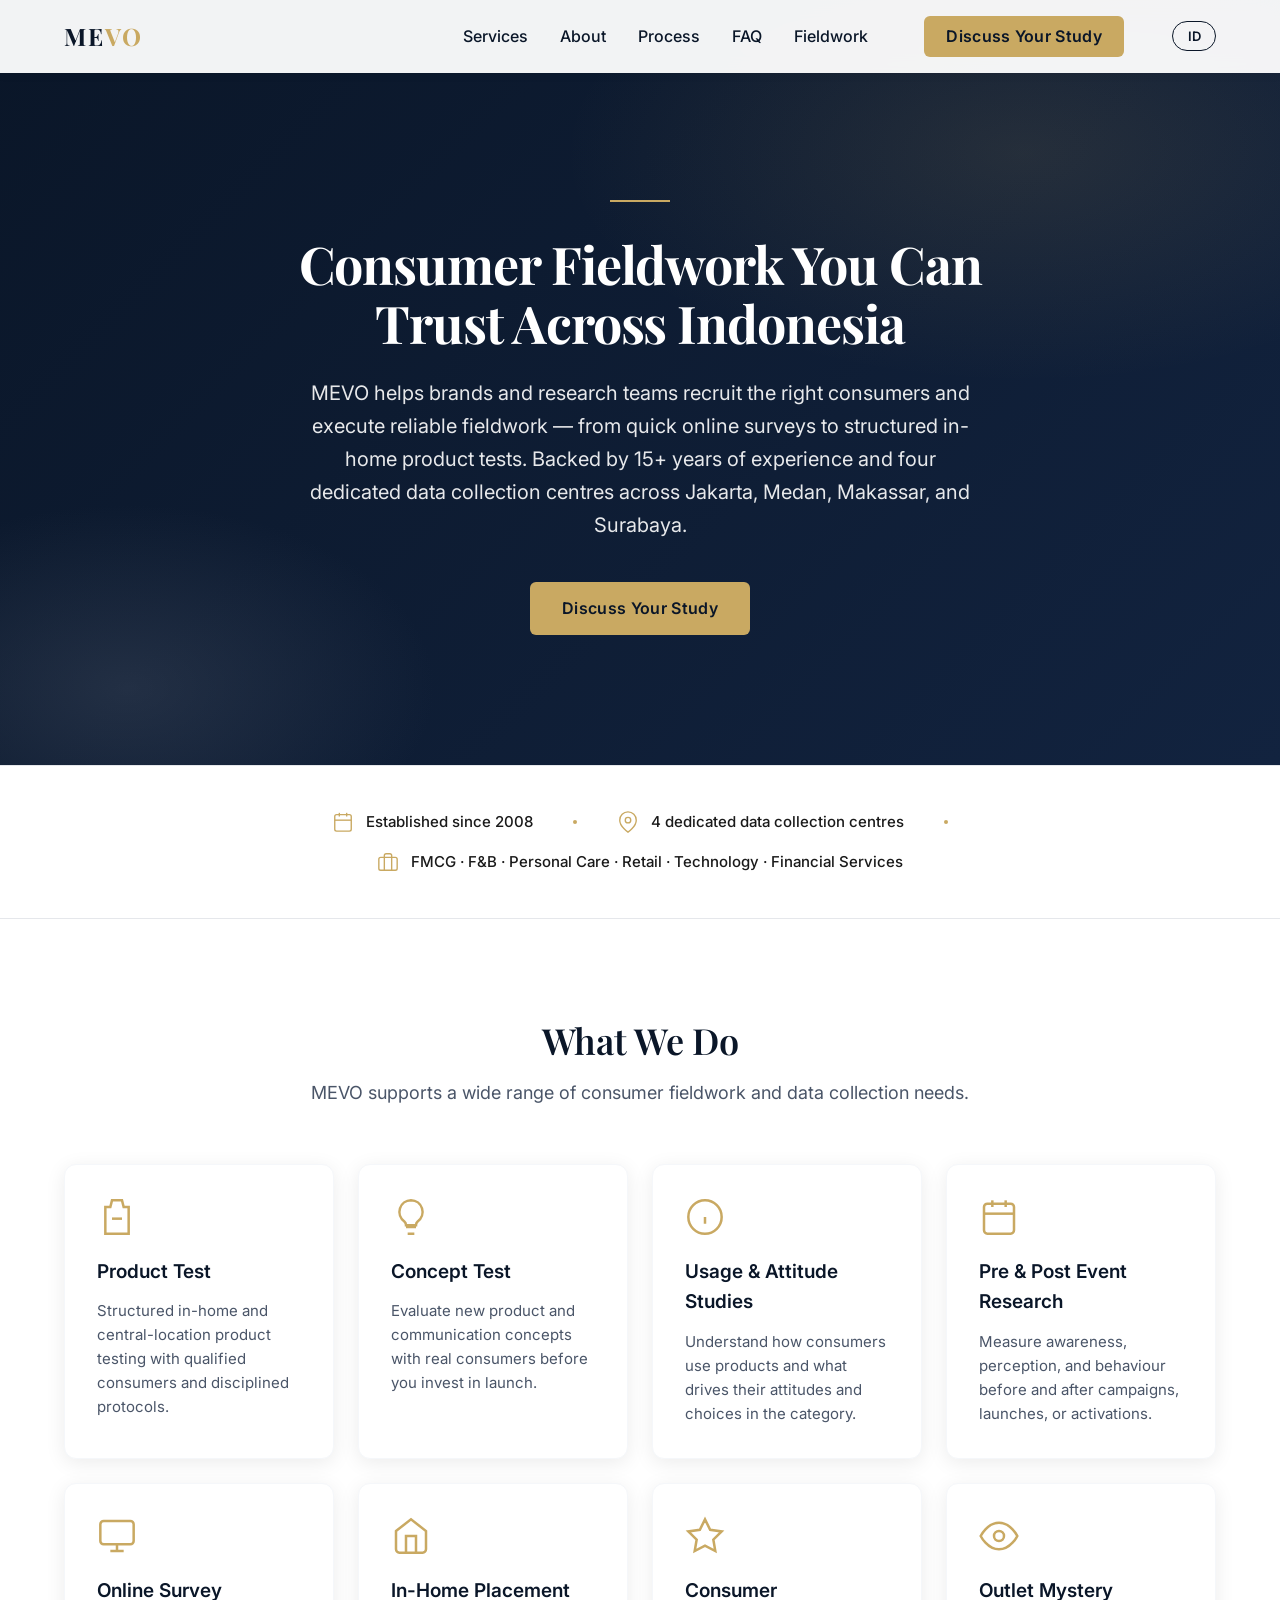
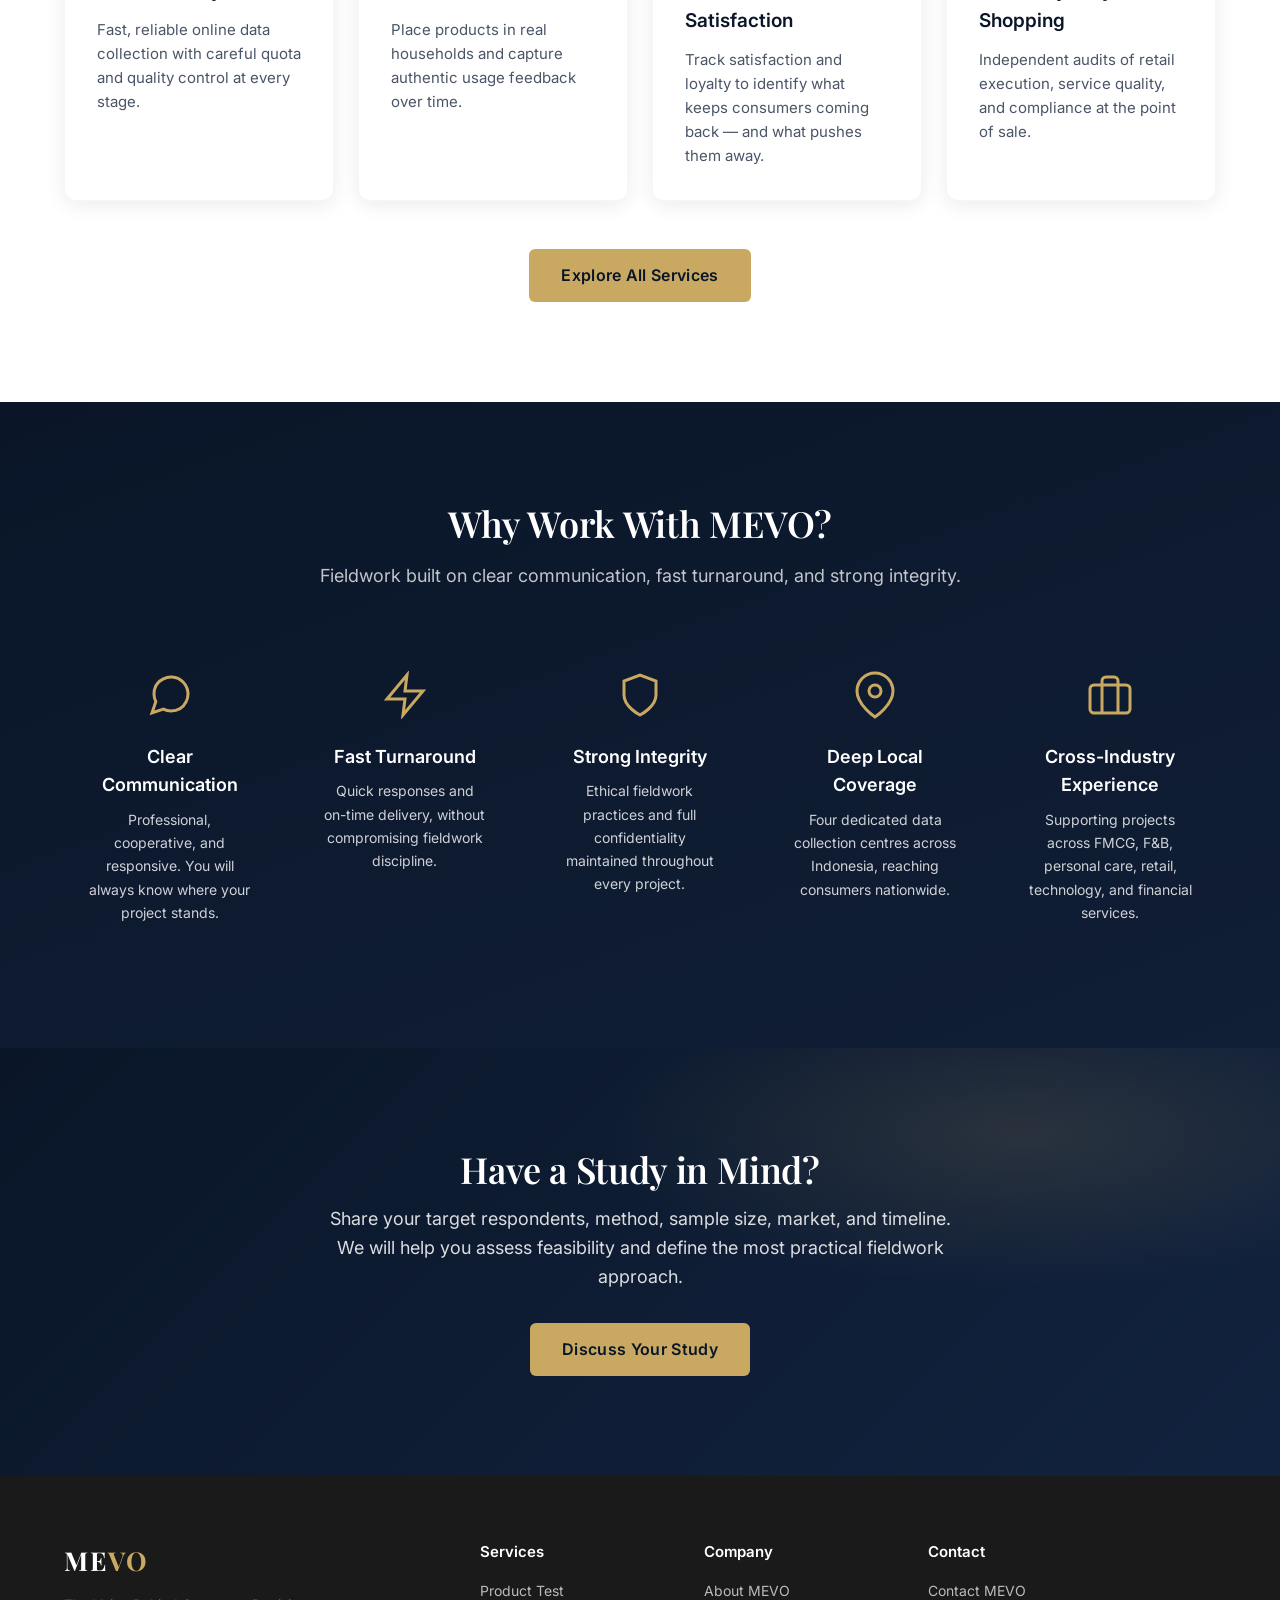
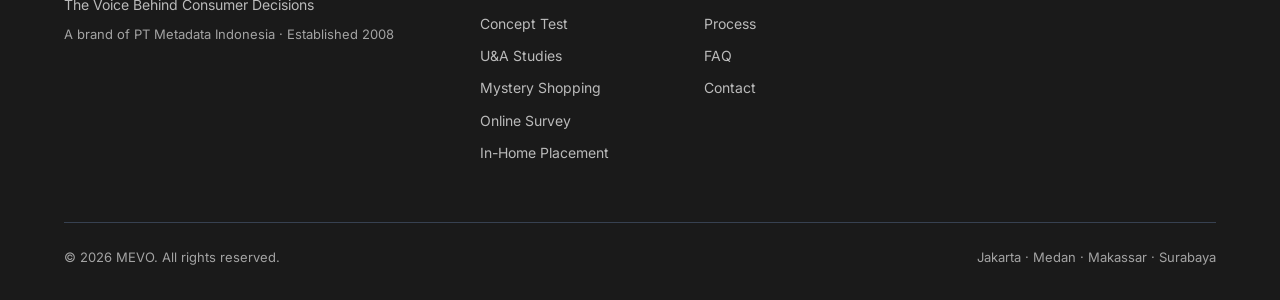
<file: index.html>
<!DOCTYPE html>
<html lang="en">
<head>
<meta charset="UTF-8">
<meta name="viewport" content="width=device-width, initial-scale=1.0">
<link rel="preconnect" href="https://fonts.googleapis.com">
<link rel="preconnect" href="https://fonts.gstatic.com" crossorigin>
<link href="https://fonts.googleapis.com/css2?family=Playfair+Display:wght@400;600;700&family=Inter:wght@300;400;500;600&display=swap" rel="stylesheet">
<link rel="stylesheet" href="styles.css">
<title>MEVO — Consumer Fieldwork You Can Trust Across Indonesia</title>
<meta name="description" content="MEVO helps brands and research teams recruit the right consumers and execute reliable fieldwork across Indonesia. 15+ years of experience, 4 data collection centres.">
</head>
<body>
<header class="navbar" id="navbar">
  <div class="nav-container">
    <a href="index.html" class="nav-logo" aria-label="MEVO home">ME<span>VO</span></a>
    <nav class="nav-menu" aria-label="Main navigation">
      <a href="services.html" class="nav-link"><span data-en="Services" data-id="Layanan">Services</span></a>
      <a href="about.html" class="nav-link"><span data-en="About" data-id="Tentang">About</span></a>
      <a href="process.html" class="nav-link"><span data-en="Process" data-id="Proses">Process</span></a>
      <a href="faq.html" class="nav-link">FAQ</a>
      <a href="fieldwork.html" class="nav-link">Fieldwork</a>
      <a href="contact.html" class="btn-primary nav-cta"><span data-en="Discuss Your Study" data-id="Diskusikan Studi Anda">Discuss Your Study</span></a>
      <button class="lang-switch" data-lang-toggle data-en="ID" data-id="EN" aria-label="Switch language">ID</button>
    </nav>
    <button class="nav-hamburger" id="hamburger" aria-label="Open menu" aria-expanded="false" aria-controls="mobileMenu">
      <span></span>
    </button>
  </div>
</header>

<nav class="nav-mobile-menu" id="mobileMenu" aria-label="Mobile navigation">
  <a href="index.html" class="nav-mobile-link active"><span data-en="Home" data-id="Beranda">Home</span></a>
  <a href="services.html" class="nav-mobile-link"><span data-en="Services" data-id="Layanan">Services</span></a>
  <a href="about.html" class="nav-mobile-link"><span data-en="About" data-id="Tentang">About</span></a>
  <a href="process.html" class="nav-mobile-link"><span data-en="Process" data-id="Proses">Process</span></a>
  <a href="faq.html" class="nav-mobile-link">FAQ</a>
  <a href="fieldwork.html" class="nav-mobile-link">Fieldwork</a>
  <button class="nav-mobile-lang" data-lang-toggle data-en="Bahasa Indonesia" data-id="English">Bahasa Indonesia</button>
  <a href="contact.html" class="btn-primary" style="margin-top:12px"><span data-en="Discuss Your Study" data-id="Diskusikan Studi Anda">Discuss Your Study</span></a>
</nav>

<section class="hero">
  <div class="container hero-content">
    <div class="divider-badge reveal"></div>
    <h1 class="reveal" style="transition-delay:.1s" data-en="Consumer Fieldwork You Can Trust Across Indonesia" data-id="Kerja Lapangan Konsumen Tepercaya di Seluruh Indonesia">Consumer Fieldwork You Can Trust Across Indonesia</h1>
    <p class="reveal" style="transition-delay:.2s" data-en="MEVO helps brands and research teams recruit the right consumers and execute reliable fieldwork — from quick online surveys to structured in-home product tests. Backed by 15+ years of experience and four dedicated data collection centres across Jakarta, Medan, Makassar, and Surabaya." data-id="MEVO membantu merek dan tim riset merekrut konsumen yang tepat dan menjalankan kerja lapangan yang andal — dari survei online cepat hingga uji produk terstruktur di rumah. Didukung pengalaman 15+ tahun dan empat pusat pengumpulan data di Jakarta, Medan, Makassar, dan Surabaya.">MEVO helps brands and research teams recruit the right consumers and execute reliable fieldwork — from quick online surveys to structured in-home product tests. Backed by 15+ years of experience and four dedicated data collection centres across Jakarta, Medan, Makassar, and Surabaya.</p>
    <a href="contact.html" class="btn-primary reveal" style="transition-delay:.3s"><span data-en="Discuss Your Study" data-id="Diskusikan Studi Anda">Discuss Your Study</span></a>
  </div>
</section>

<div class="trust-bar reveal">
  <div class="container trust-inner">
    <div class="trust-item">
      <svg viewBox="0 0 24 24" fill="none" stroke="currentColor" stroke-width="1.5"><rect x="3" y="4" width="18" height="18" rx="2"/><line x1="16" y1="2" x2="16" y2="6"/><line x1="8" y1="2" x2="8" y2="6"/><line x1="3" y1="10" x2="21" y2="10"/></svg>
      <span data-en="Established since 2008" data-id="Berdiri sejak 2008">Established since 2008</span>
    </div>
    <span class="trust-dot"></span>
    <div class="trust-item">
      <svg viewBox="0 0 24 24" fill="none" stroke="currentColor" stroke-width="1.5"><path d="M21 10c0 7-9 13-9 13s-9-6-9-13a9 9 0 0118 0z"/><circle cx="12" cy="10" r="3"/></svg>
      <span data-en="4 dedicated data collection centres" data-id="4 pusat pengumpulan data khusus">4 dedicated data collection centres</span>
    </div>
    <span class="trust-dot"></span>
    <div class="trust-item">
      <svg viewBox="0 0 24 24" fill="none" stroke="currentColor" stroke-width="1.5"><rect x="2" y="7" width="20" height="14" rx="2"/><path d="M16 21V5a2 2 0 00-2-2h-4a2 2 0 00-2 2v16"/></svg>
      <span data-en="FMCG · F&amp;B · Personal Care · Retail · Technology · Financial Services" data-id="FMCG · F&amp;B · Perawatan Pribadi · Ritel · Teknologi · Jasa Keuangan">FMCG · F&amp;B · Personal Care · Retail · Technology · Financial Services</span>
    </div>
  </div>
</div>

<section>
  <div class="container">
    <div class="section-head reveal">
      <h2 data-en="What We Do" data-id="Apa yang Kami Kerjakan">What We Do</h2>
      <p data-en="MEVO supports a wide range of consumer fieldwork and data collection needs." data-id="MEVO mendukung berbagai kebutuhan kerja lapangan konsumen dan pengumpulan data.">MEVO supports a wide range of consumer fieldwork and data collection needs.</p>
    </div>
    <div class="grid-services">
      <div class="card reveal" style="transition-delay:.5s">
        <svg class="card-icon" viewBox="0 0 24 24" fill="none" stroke="currentColor" stroke-width="1.5"><path d="M9 2h6l1 4h3v16H5V6h3l1-4z"/><line x1="9" y1="13" x2="15" y2="13"/></svg>
        <div class="card-title"><span data-en="Product Test" data-id="Uji Produk">Product Test</span></div>
        <p class="card-desc" data-en="Structured in-home and central-location product testing with qualified consumers and disciplined protocols." data-id="Uji produk terstruktur di rumah dan lokasi terpusat dengan konsumen terkualifikasi dan protokol disiplin.">Structured in-home and central-location product testing with qualified consumers and disciplined protocols.</p>
      </div>
      <div class="card reveal" style="transition-delay:.10s">
        <svg class="card-icon" viewBox="0 0 24 24" fill="none" stroke="currentColor" stroke-width="1.5"><path d="M9 18h6M10 22h4M12 2a7 7 0 00-4 12.7c.6.5 1 1.3 1 2.1V17h6v-.2c0-.8.4-1.6 1-2.1A7 7 0 0012 2z"/></svg>
        <div class="card-title"><span data-en="Concept Test" data-id="Uji Konsep">Concept Test</span></div>
        <p class="card-desc" data-en="Evaluate new product and communication concepts with real consumers before you invest in launch." data-id="Evaluasi konsep produk dan komunikasi baru dengan konsumen nyata sebelum Anda berinvestasi untuk peluncuran.">Evaluate new product and communication concepts with real consumers before you invest in launch.</p>
      </div>
      <div class="card reveal" style="transition-delay:.15s">
        <svg class="card-icon" viewBox="0 0 24 24" fill="none" stroke="currentColor" stroke-width="1.5"><circle cx="12" cy="12" r="10"/><path d="M12 16v-4M12 8h.01"/></svg>
        <div class="card-title"><span data-en="Usage &amp; Attitude Studies" data-id="Studi Penggunaan &amp; Sikap">Usage &amp; Attitude Studies</span></div>
        <p class="card-desc" data-en="Understand how consumers use products and what drives their attitudes and choices in the category." data-id="Pahami bagaimana konsumen menggunakan produk dan apa yang mendorong sikap serta pilihan mereka di kategori.">Understand how consumers use products and what drives their attitudes and choices in the category.</p>
      </div>
      <div class="card reveal" style="transition-delay:.20s">
        <svg class="card-icon" viewBox="0 0 24 24" fill="none" stroke="currentColor" stroke-width="1.5"><rect x="3" y="4" width="18" height="18" rx="2"/><line x1="16" y1="2" x2="16" y2="6"/><line x1="8" y1="2" x2="8" y2="6"/><line x1="3" y1="10" x2="21" y2="10"/></svg>
        <div class="card-title"><span data-en="Pre &amp; Post Event Research" data-id="Riset Pra &amp; Pasca Acara">Pre &amp; Post Event Research</span></div>
        <p class="card-desc" data-en="Measure awareness, perception, and behaviour before and after campaigns, launches, or activations." data-id="Ukur kesadaran, persepsi, dan perilaku sebelum dan sesudah kampanye, peluncuran, atau aktivasi.">Measure awareness, perception, and behaviour before and after campaigns, launches, or activations.</p>
      </div>
      <div class="card reveal" style="transition-delay:.25s">
        <svg class="card-icon" viewBox="0 0 24 24" fill="none" stroke="currentColor" stroke-width="1.5"><rect x="2" y="3" width="20" height="14" rx="2"/><line x1="8" y1="21" x2="16" y2="21"/><line x1="12" y1="17" x2="12" y2="21"/></svg>
        <div class="card-title"><span data-en="Online Survey" data-id="Survei Online">Online Survey</span></div>
        <p class="card-desc" data-en="Fast, reliable online data collection with careful quota and quality control at every stage." data-id="Pengumpulan data online cepat dan andal dengan kontrol kuota dan kualitas yang cermat di setiap tahap.">Fast, reliable online data collection with careful quota and quality control at every stage.</p>
      </div>
      <div class="card reveal" style="transition-delay:.30s">
        <svg class="card-icon" viewBox="0 0 24 24" fill="none" stroke="currentColor" stroke-width="1.5"><path d="M3 9l9-7 9 7v11a2 2 0 01-2 2H5a2 2 0 01-2-2z"/><path d="M9 22V12h6v10"/></svg>
        <div class="card-title"><span data-en="In-Home Placement" data-id="Penempatan di Rumah">In-Home Placement</span></div>
        <p class="card-desc" data-en="Place products in real households and capture authentic usage feedback over time." data-id="Tempatkan produk di rumah tangga nyata dan tangkap umpan balik pemakaian yang autentik dari waktu ke waktu.">Place products in real households and capture authentic usage feedback over time.</p>
      </div>
      <div class="card reveal" style="transition-delay:.35s">
        <svg class="card-icon" viewBox="0 0 24 24" fill="none" stroke="currentColor" stroke-width="1.5"><path d="M12 2l3.09 6.26L22 9.27l-5 4.87 1.18 6.88L12 17.77l-6.18 3.25L7 14.14 2 9.27l6.91-1.01z"/></svg>
        <div class="card-title"><span data-en="Consumer Satisfaction" data-id="Kepuasan Konsumen">Consumer Satisfaction</span></div>
        <p class="card-desc" data-en="Track satisfaction and loyalty to identify what keeps consumers coming back — and what pushes them away." data-id="Lacak kepuasan dan loyalitas untuk mengidentifikasi apa yang membuat konsumen kembali — dan apa yang membuat mereka pergi.">Track satisfaction and loyalty to identify what keeps consumers coming back — and what pushes them away.</p>
      </div>
      <div class="card reveal" style="transition-delay:.40s">
        <svg class="card-icon" viewBox="0 0 24 24" fill="none" stroke="currentColor" stroke-width="1.5"><path d="M1 12s4-8 11-8 11 8 11 8-4 8-11 8-11-8-11-8z"/><circle cx="12" cy="12" r="3"/></svg>
        <div class="card-title"><span data-en="Outlet Mystery Shopping" data-id="Mystery Shopping Outlet">Outlet Mystery Shopping</span></div>
        <p class="card-desc" data-en="Independent audits of retail execution, service quality, and compliance at the point of sale." data-id="Audit independen terhadap eksekusi ritel, kualitas layanan, dan kepatuhan di titik penjualan.">Independent audits of retail execution, service quality, and compliance at the point of sale.</p>
      </div>
    </div>
    <div style="text-align:center;margin-top:48px" class="reveal">
      <a href="services.html" class="btn-primary"><span data-en="Explore All Services" data-id="Lihat Semua Layanan">Explore All Services</span></a>
    </div>
  </div>
</section>

<section class="section-dark">
  <div class="container">
    <div class="section-head reveal">
      <h2 data-en="Why Work With MEVO?" data-id="Mengapa Bekerja dengan MEVO?">Why Work With MEVO?</h2>
      <p data-en="Fieldwork built on clear communication, fast turnaround, and strong integrity." data-id="Kerja lapangan yang dibangun di atas komunikasi jelas, ketepatan waktu, dan integritas kuat.">Fieldwork built on clear communication, fast turnaround, and strong integrity.</p>
    </div>
    <div class="grid-features">
      <div class="feature-card reveal" style="transition-delay:.5s">
        <svg class="feature-icon" viewBox="0 0 24 24" fill="none" stroke="currentColor" stroke-width="1.5"><path d="M21 11.5a8.38 8.38 0 01-.9 3.8 8.5 8.5 0 01-7.6 4.7 8.38 8.38 0 01-3.8-.9L3 21l1.9-5.7a8.38 8.38 0 01-.9-3.8 8.5 8.5 0 014.7-7.6 8.38 8.38 0 013.8-.9h.5a8.48 8.48 0 018 8v.5z"/></svg>
        <div class="feature-title"><span data-en="Clear Communication" data-id="Komunikasi Jelas">Clear Communication</span></div>
        <p class="feature-desc" data-en="Professional, cooperative, and responsive. You will always know where your project stands." data-id="Profesional, kooperatif, dan responsif. Anda akan selalu tahu kondisi proyek Anda.">Professional, cooperative, and responsive. You will always know where your project stands.</p>
      </div>
      <div class="feature-card reveal" style="transition-delay:.10s">
        <svg class="feature-icon" viewBox="0 0 24 24" fill="none" stroke="currentColor" stroke-width="1.5"><polygon points="13 2 3 14 12 14 11 22 21 10 12 10 13 2"/></svg>
        <div class="feature-title"><span data-en="Fast Turnaround" data-id="Cepat & Tepat Waktu">Fast Turnaround</span></div>
        <p class="feature-desc" data-en="Quick responses and on-time delivery, without compromising fieldwork discipline." data-id="Respons cepat dan penyerahan tepat waktu, tanpa mengorbankan disiplin kerja lapangan.">Quick responses and on-time delivery, without compromising fieldwork discipline.</p>
      </div>
      <div class="feature-card reveal" style="transition-delay:.15s">
        <svg class="feature-icon" viewBox="0 0 24 24" fill="none" stroke="currentColor" stroke-width="1.5"><path d="M12 22s8-4 8-10V5l-8-3-8 3v7c0 6 8 10 8 10z"/></svg>
        <div class="feature-title"><span data-en="Strong Integrity" data-id="Integritas Kuat">Strong Integrity</span></div>
        <p class="feature-desc" data-en="Ethical fieldwork practices and full confidentiality maintained throughout every project." data-id="Praktik kerja lapangan yang etis dan kerahasiaan penuh dijaga di setiap proyek.">Ethical fieldwork practices and full confidentiality maintained throughout every project.</p>
      </div>
      <div class="feature-card reveal" style="transition-delay:.20s">
        <svg class="feature-icon" viewBox="0 0 24 24" fill="none" stroke="currentColor" stroke-width="1.5"><path d="M21 10c0 7-9 13-9 13s-9-6-9-13a9 9 0 0118 0z"/><circle cx="12" cy="10" r="3"/></svg>
        <div class="feature-title"><span data-en="Deep Local Coverage" data-id="Jangkauan Lokal Mendalam">Deep Local Coverage</span></div>
        <p class="feature-desc" data-en="Four dedicated data collection centres across Indonesia, reaching consumers nationwide." data-id="Empat pusat pengumpulan data khusus di seluruh Indonesia, menjangkau konsumen hingga pelosok.">Four dedicated data collection centres across Indonesia, reaching consumers nationwide.</p>
      </div>
      <div class="feature-card reveal" style="transition-delay:.25s">
        <svg class="feature-icon" viewBox="0 0 24 24" fill="none" stroke="currentColor" stroke-width="1.5"><rect x="2" y="7" width="20" height="14" rx="2"/><path d="M16 21V5a2 2 0 00-2-2h-4a2 2 0 00-2 2v16"/></svg>
        <div class="feature-title"><span data-en="Cross-Industry Experience" data-id="Pengalaman Lintas Industri">Cross-Industry Experience</span></div>
        <p class="feature-desc" data-en="Supporting projects across FMCG, F&amp;B, personal care, retail, technology, and financial services." data-id="Mendukung proyek di FMCG, F&amp;B, perawatan pribadi, ritel, teknologi, dan jasa keuangan.">Supporting projects across FMCG, F&amp;B, personal care, retail, technology, and financial services.</p>
      </div>
    </div>
  </div>
</section>

<section class="cta-band">
  <div class="container cta-inner reveal">
    <h2 data-en="Have a Study in Mind?" data-id="Punya Studi yang Ingin Dikerjakan?">Have a Study in Mind?</h2>
    <p data-en="Share your target respondents, method, sample size, market, and timeline. We will help you assess feasibility and define the most practical fieldwork approach." data-id="Bagikan target responden, metode, ukuran sampel, pasar, dan jadwal Anda. Kami akan membantu menilai kelayakan dan menentukan pendekatan kerja lapangan yang paling praktis.">Share your target respondents, method, sample size, market, and timeline. We will help you assess feasibility and define the most practical fieldwork approach.</p>
    <a href="contact.html" class="btn-primary"><span data-en="Discuss Your Study" data-id="Diskusikan Studi Anda">Discuss Your Study</span></a>
  </div>
</section>

<footer>
  <div class="container">
    <div class="footer-grid">
      <div class="footer-brand">
        <div class="logo">ME<span>VO</span></div>
        <p class="footer-tagline" data-en="The Voice Behind Consumer Decisions" data-id="Suara di Balik Keputusan Konsumen">The Voice Behind Consumer Decisions</p>
        <p class="footer-parent" data-en="A brand of PT Metadata Indonesia · Established 2008" data-id="Merek dari PT Metadata Indonesia · Berdiri sejak 2008">A brand of PT Metadata Indonesia · Established 2008</p>
      </div>
      <div class="footer-col">
        <h4 data-en="Services" data-id="Layanan">Services</h4>
        <a href="services.html"><span data-en="Product Test" data-id="Uji Produk">Product Test</span></a>
        <a href="services.html"><span data-en="Concept Test" data-id="Uji Konsep">Concept Test</span></a>
        <a href="services.html"><span data-en="U&amp;A Studies" data-id="Studi U&amp;A">U&amp;A Studies</span></a>
        <a href="services.html"><span data-en="Mystery Shopping" data-id="Mystery Shopping">Mystery Shopping</span></a>
        <a href="services.html"><span data-en="Online Survey" data-id="Survei Online">Online Survey</span></a>
        <a href="services.html"><span data-en="In-Home Placement" data-id="Penempatan di Rumah">In-Home Placement</span></a>
      </div>
      <div class="footer-col">
        <h4 data-en="Company" data-id="Perusahaan">Company</h4>
        <a href="about.html"><span data-en="About MEVO" data-id="Tentang MEVO">About MEVO</span></a>
        <a href="process.html"><span data-en="Process" data-id="Proses">Process</span></a>
        <a href="faq.html">FAQ</a>
        <a href="contact.html"><span data-en="Contact" data-id="Kontak">Contact</span></a>
      </div>
      <div class="footer-col">
        <h4 data-en="Contact" data-id="Kontak">Contact</h4>
        <a href="contact.html"><span data-en="Contact MEVO" data-id="Kontak MEVO">Contact MEVO</span></a>
      </div>
    </div>
    <div class="footer-bottom">
      <span>&copy; 2026 MEVO. <span data-en="All rights reserved." data-id="Hak cipta dilindungi.">All rights reserved.</span></span>
      <span>Jakarta · Medan · Makassar · Surabaya</span>
    </div>
  </div>
</footer>
<script src="main.js"></script>

</body>
</html>
</file>
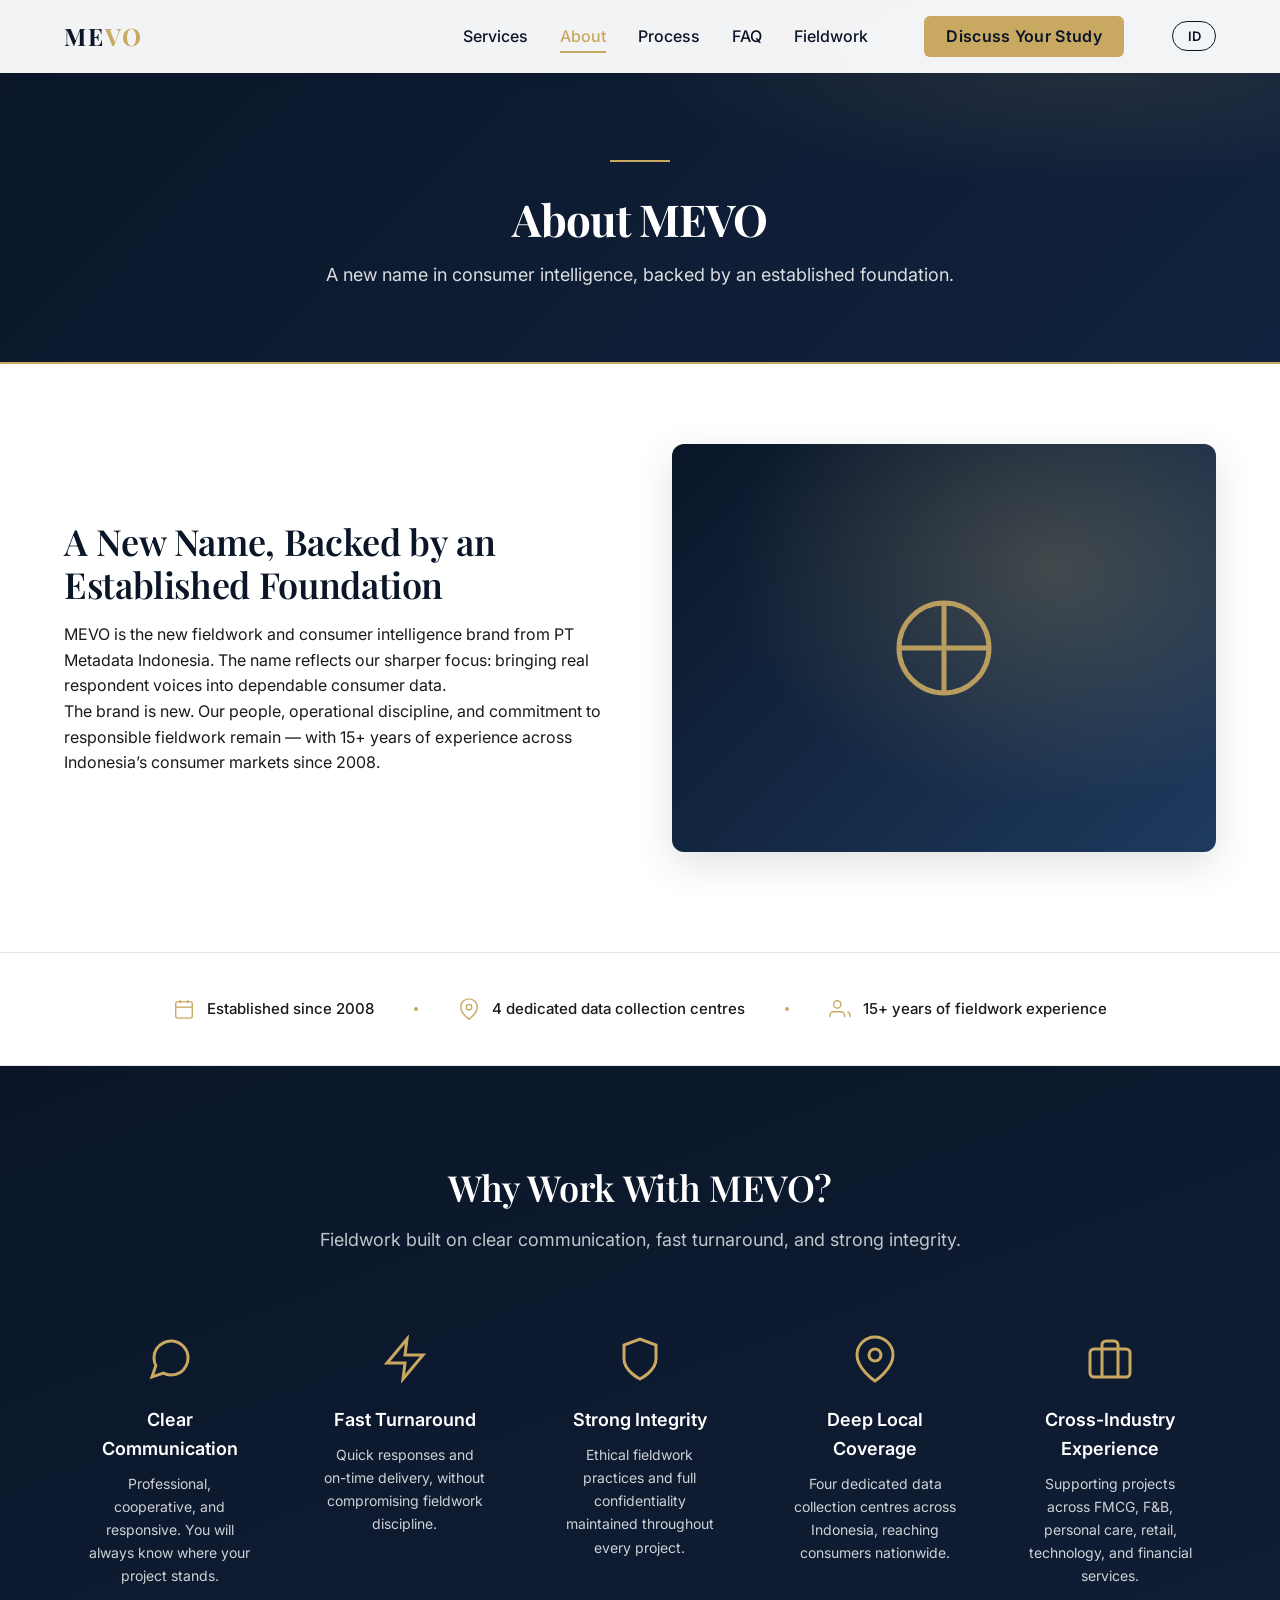
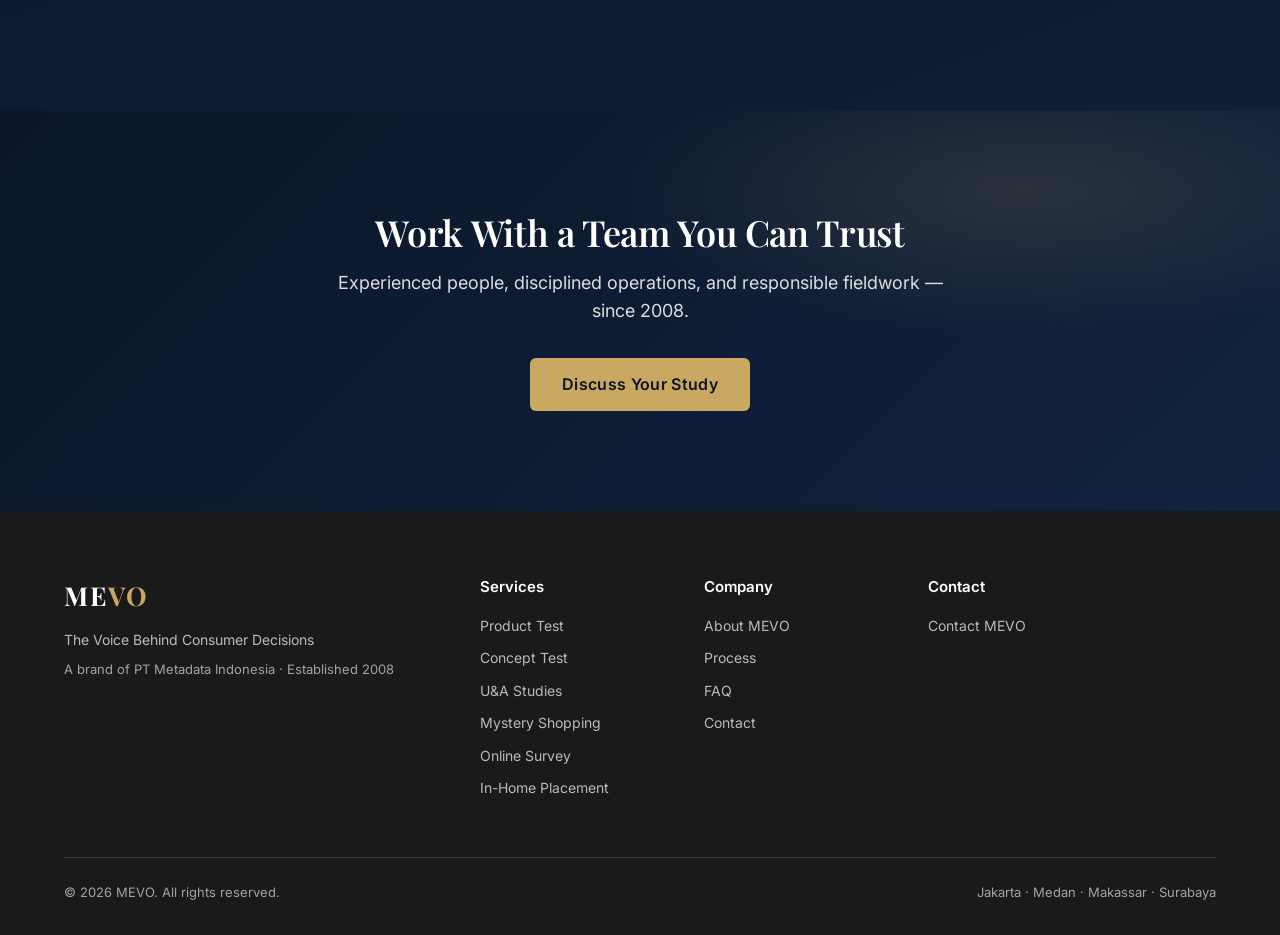
<file: about.html>
<!DOCTYPE html>
<html lang="en">
<head>
<meta charset="UTF-8">
<meta name="viewport" content="width=device-width, initial-scale=1.0">
<link rel="preconnect" href="https://fonts.googleapis.com">
<link rel="preconnect" href="https://fonts.gstatic.com" crossorigin>
<link href="https://fonts.googleapis.com/css2?family=Playfair+Display:wght@400;600;700&family=Inter:wght@300;400;500;600&display=swap" rel="stylesheet">
<link rel="stylesheet" href="styles.css">
<title>About — MEVO</title>
<meta name="description" content="MEVO is the fieldwork and consumer intelligence brand of PT Metadata Indonesia, established 2008. 15+ years of experience, 4 data collection centres across Indonesia.">
</head>
<body>
<header class="navbar" id="navbar">
  <div class="nav-container">
    <a href="index.html" class="nav-logo" aria-label="MEVO home">ME<span>VO</span></a>
    <nav class="nav-menu" aria-label="Main navigation">
      <a href="services.html" class="nav-link"><span data-en="Services" data-id="Layanan">Services</span></a>
      <a href="about.html" class="nav-link active"><span data-en="About" data-id="Tentang">About</span></a>
      <a href="process.html" class="nav-link"><span data-en="Process" data-id="Proses">Process</span></a>
      <a href="faq.html" class="nav-link">FAQ</a>
      <a href="fieldwork.html" class="nav-link">Fieldwork</a>
      <a href="contact.html" class="btn-primary nav-cta"><span data-en="Discuss Your Study" data-id="Diskusikan Studi Anda">Discuss Your Study</span></a>
      <button class="lang-switch" data-lang-toggle data-en="ID" data-id="EN" aria-label="Switch language">ID</button>
    </nav>
    <button class="nav-hamburger" id="hamburger" aria-label="Open menu" aria-expanded="false" aria-controls="mobileMenu">
      <span></span>
    </button>
  </div>
</header>

<nav class="nav-mobile-menu" id="mobileMenu" aria-label="Mobile navigation">
  <a href="index.html" class="nav-mobile-link"><span data-en="Home" data-id="Beranda">Home</span></a>
  <a href="services.html" class="nav-mobile-link"><span data-en="Services" data-id="Layanan">Services</span></a>
  <a href="about.html" class="nav-mobile-link active"><span data-en="About" data-id="Tentang">About</span></a>
  <a href="process.html" class="nav-mobile-link"><span data-en="Process" data-id="Proses">Process</span></a>
  <a href="faq.html" class="nav-mobile-link">FAQ</a>
  <a href="fieldwork.html" class="nav-mobile-link">Fieldwork</a>
  <button class="nav-mobile-lang" data-lang-toggle data-en="Bahasa Indonesia" data-id="English">Bahasa Indonesia</button>
  <a href="contact.html" class="btn-primary" style="margin-top:12px"><span data-en="Discuss Your Study" data-id="Diskusikan Studi Anda">Discuss Your Study</span></a>
</nav>

<section class="page-hero">
  <div class="container page-hero-inner">
    <div class="divider-badge reveal"></div>
    <h1 class="reveal" style="transition-delay:.1s" data-en="About MEVO" data-id="Tentang MEVO">About MEVO</h1>
    <p class="reveal" style="transition-delay:.2s" data-en="A new name in consumer intelligence, backed by an established foundation." data-id="Nama baru dalam intelijen konsumen, dengan fondasi yang telah teruji.">A new name in consumer intelligence, backed by an established foundation.</p>
  </div>
</section>

<section style="border-top:2px solid var(--gold);padding-top:80px">
  <div class="container">
    <div class="story-grid">
      <div class="reveal">
        <h2 data-en="A New Name, Backed by an Established Foundation" data-id="Nama Baru, Didukung Fondasi yang Kokoh">A New Name, Backed by an Established Foundation</h2>
        <p data-en="MEVO is the new fieldwork and consumer intelligence brand from PT Metadata Indonesia. The name reflects our sharper focus: bringing real respondent voices into dependable consumer data." data-id="MEVO adalah merek kerja lapangan dan intelijen konsumen terbaru dari PT Metadata Indonesia. Nama ini mencerminkan fokus kami yang lebih tajam: menghadirkan suara responden nyata menjadi data konsumen yang dapat diandalkan.">MEVO is the new fieldwork and consumer intelligence brand from PT Metadata Indonesia. The name reflects our sharper focus: bringing real respondent voices into dependable consumer data.</p>
        <p data-en="The brand is new. Our people, operational discipline, and commitment to responsible fieldwork remain — with 15+ years of experience across Indonesia&rsquo;s consumer markets since 2008." data-id="Mereknya baru. Namun orang-orang kami, disiplin operasional, dan komitmen pada kerja lapangan yang bertanggung jawab tetap sama — dengan pengalaman 15+ tahun di pasar konsumen Indonesia sejak 2008.">The brand is new. Our people, operational discipline, and commitment to responsible fieldwork remain — with 15+ years of experience across Indonesia&rsquo;s consumer markets since 2008.</p>
      </div>
      <div class="story-visual reveal" style="transition-delay:.15s" role="img" aria-label="MEVO by PT Metadata Indonesia">
        <svg viewBox="0 0 24 24" fill="none" stroke="currentColor" stroke-width="1"><circle cx="12" cy="12" r="9"/><path d="M12 3v18M3 12h18"/></svg>
      </div>
    </div>
  </div>
</section>

<div class="trust-bar reveal">
  <div class="container trust-inner">
    <div class="trust-item">
      <svg viewBox="0 0 24 24" fill="none" stroke="currentColor" stroke-width="1.5"><rect x="3" y="4" width="18" height="18" rx="2"/><line x1="16" y1="2" x2="16" y2="6"/><line x1="8" y1="2" x2="8" y2="6"/><line x1="3" y1="10" x2="21" y2="10"/></svg>
      <span data-en="Established since 2008" data-id="Berdiri sejak 2008">Established since 2008</span>
    </div>
    <span class="trust-dot"></span>
    <div class="trust-item">
      <svg viewBox="0 0 24 24" fill="none" stroke="currentColor" stroke-width="1.5"><path d="M21 10c0 7-9 13-9 13s-9-6-9-13a9 9 0 0118 0z"/><circle cx="12" cy="10" r="3"/></svg>
      <span data-en="4 dedicated data collection centres" data-id="4 pusat pengumpulan data khusus">4 dedicated data collection centres</span>
    </div>
    <span class="trust-dot"></span>
    <div class="trust-item">
      <svg viewBox="0 0 24 24" fill="none" stroke="currentColor" stroke-width="1.5"><path d="M17 21v-2a4 4 0 00-4-4H5a4 4 0 00-4 4v2"/><circle cx="9" cy="7" r="4"/><path d="M23 21v-2a4 4 0 00-3-3.87"/></svg>
      <span data-en="15+ years of fieldwork experience" data-id="Pengalaman kerja lapangan 15+ tahun">15+ years of fieldwork experience</span>
    </div>
  </div>
</div>

<section class="section-dark">
  <div class="container">
    <div class="section-head reveal">
      <h2 data-en="Why Work With MEVO?" data-id="Mengapa Bekerja dengan MEVO?">Why Work With MEVO?</h2>
      <p data-en="Fieldwork built on clear communication, fast turnaround, and strong integrity." data-id="Kerja lapangan yang dibangun di atas komunikasi jelas, ketepatan waktu, dan integritas kuat.">Fieldwork built on clear communication, fast turnaround, and strong integrity.</p>
    </div>
    <div class="grid-features">
      <div class="feature-card reveal" style="transition-delay:.5s">
        <svg class="feature-icon" viewBox="0 0 24 24" fill="none" stroke="currentColor" stroke-width="1.5"><path d="M21 11.5a8.38 8.38 0 01-.9 3.8 8.5 8.5 0 01-7.6 4.7 8.38 8.38 0 01-3.8-.9L3 21l1.9-5.7a8.38 8.38 0 01-.9-3.8 8.5 8.5 0 014.7-7.6 8.38 8.38 0 013.8-.9h.5a8.48 8.48 0 018 8v.5z"/></svg>
        <div class="feature-title"><span data-en="Clear Communication" data-id="Komunikasi Jelas">Clear Communication</span></div>
        <p class="feature-desc" data-en="Professional, cooperative, and responsive. You will always know where your project stands." data-id="Profesional, kooperatif, dan responsif. Anda akan selalu tahu kondisi proyek Anda.">Professional, cooperative, and responsive. You will always know where your project stands.</p>
      </div>
      <div class="feature-card reveal" style="transition-delay:.10s">
        <svg class="feature-icon" viewBox="0 0 24 24" fill="none" stroke="currentColor" stroke-width="1.5"><polygon points="13 2 3 14 12 14 11 22 21 10 12 10 13 2"/></svg>
        <div class="feature-title"><span data-en="Fast Turnaround" data-id="Cepat & Tepat Waktu">Fast Turnaround</span></div>
        <p class="feature-desc" data-en="Quick responses and on-time delivery, without compromising fieldwork discipline." data-id="Respons cepat dan penyerahan tepat waktu, tanpa mengorbankan disiplin kerja lapangan.">Quick responses and on-time delivery, without compromising fieldwork discipline.</p>
      </div>
      <div class="feature-card reveal" style="transition-delay:.15s">
        <svg class="feature-icon" viewBox="0 0 24 24" fill="none" stroke="currentColor" stroke-width="1.5"><path d="M12 22s8-4 8-10V5l-8-3-8 3v7c0 6 8 10 8 10z"/></svg>
        <div class="feature-title"><span data-en="Strong Integrity" data-id="Integritas Kuat">Strong Integrity</span></div>
        <p class="feature-desc" data-en="Ethical fieldwork practices and full confidentiality maintained throughout every project." data-id="Praktik kerja lapangan yang etis dan kerahasiaan penuh dijaga di setiap proyek.">Ethical fieldwork practices and full confidentiality maintained throughout every project.</p>
      </div>
      <div class="feature-card reveal" style="transition-delay:.20s">
        <svg class="feature-icon" viewBox="0 0 24 24" fill="none" stroke="currentColor" stroke-width="1.5"><path d="M21 10c0 7-9 13-9 13s-9-6-9-13a9 9 0 0118 0z"/><circle cx="12" cy="10" r="3"/></svg>
        <div class="feature-title"><span data-en="Deep Local Coverage" data-id="Jangkauan Lokal Mendalam">Deep Local Coverage</span></div>
        <p class="feature-desc" data-en="Four dedicated data collection centres across Indonesia, reaching consumers nationwide." data-id="Empat pusat pengumpulan data khusus di seluruh Indonesia, menjangkau konsumen hingga pelosok.">Four dedicated data collection centres across Indonesia, reaching consumers nationwide.</p>
      </div>
      <div class="feature-card reveal" style="transition-delay:.25s">
        <svg class="feature-icon" viewBox="0 0 24 24" fill="none" stroke="currentColor" stroke-width="1.5"><rect x="2" y="7" width="20" height="14" rx="2"/><path d="M16 21V5a2 2 0 00-2-2h-4a2 2 0 00-2 2v16"/></svg>
        <div class="feature-title"><span data-en="Cross-Industry Experience" data-id="Pengalaman Lintas Industri">Cross-Industry Experience</span></div>
        <p class="feature-desc" data-en="Supporting projects across FMCG, F&amp;B, personal care, retail, technology, and financial services." data-id="Mendukung proyek di FMCG, F&amp;B, perawatan pribadi, ritel, teknologi, dan jasa keuangan.">Supporting projects across FMCG, F&amp;B, personal care, retail, technology, and financial services.</p>
      </div>
    </div>
  </div>
</section>

<section class="cta-band">
  <div class="container cta-inner reveal">
    <h2 data-en="Work With a Team You Can Trust" data-id="Bekerja dengan Tim yang Tepercaya">Work With a Team You Can Trust</h2>
    <p data-en="Experienced people, disciplined operations, and responsible fieldwork — since 2008." data-id="Orang berpengalaman, operasional disiplin, dan kerja lapangan bertanggung jawab — sejak 2008.">Experienced people, disciplined operations, and responsible fieldwork — since 2008.</p>
    <a href="contact.html" class="btn-primary"><span data-en="Discuss Your Study" data-id="Diskusikan Studi Anda">Discuss Your Study</span></a>
  </div>
</section>

<footer>
  <div class="container">
    <div class="footer-grid">
      <div class="footer-brand">
        <div class="logo">ME<span>VO</span></div>
        <p class="footer-tagline" data-en="The Voice Behind Consumer Decisions" data-id="Suara di Balik Keputusan Konsumen">The Voice Behind Consumer Decisions</p>
        <p class="footer-parent" data-en="A brand of PT Metadata Indonesia · Established 2008" data-id="Merek dari PT Metadata Indonesia · Berdiri sejak 2008">A brand of PT Metadata Indonesia · Established 2008</p>
      </div>
      <div class="footer-col">
        <h4 data-en="Services" data-id="Layanan">Services</h4>
        <a href="services.html"><span data-en="Product Test" data-id="Uji Produk">Product Test</span></a>
        <a href="services.html"><span data-en="Concept Test" data-id="Uji Konsep">Concept Test</span></a>
        <a href="services.html"><span data-en="U&amp;A Studies" data-id="Studi U&amp;A">U&amp;A Studies</span></a>
        <a href="services.html"><span data-en="Mystery Shopping" data-id="Mystery Shopping">Mystery Shopping</span></a>
        <a href="services.html"><span data-en="Online Survey" data-id="Survei Online">Online Survey</span></a>
        <a href="services.html"><span data-en="In-Home Placement" data-id="Penempatan di Rumah">In-Home Placement</span></a>
      </div>
      <div class="footer-col">
        <h4 data-en="Company" data-id="Perusahaan">Company</h4>
        <a href="about.html"><span data-en="About MEVO" data-id="Tentang MEVO">About MEVO</span></a>
        <a href="process.html"><span data-en="Process" data-id="Proses">Process</span></a>
        <a href="faq.html">FAQ</a>
        <a href="contact.html"><span data-en="Contact" data-id="Kontak">Contact</span></a>
      </div>
      <div class="footer-col">
        <h4 data-en="Contact" data-id="Kontak">Contact</h4>
        <a href="contact.html"><span data-en="Contact MEVO" data-id="Kontak MEVO">Contact MEVO</span></a>
      </div>
    </div>
    <div class="footer-bottom">
      <span>&copy; 2026 MEVO. <span data-en="All rights reserved." data-id="Hak cipta dilindungi.">All rights reserved.</span></span>
      <span>Jakarta · Medan · Makassar · Surabaya</span>
    </div>
  </div>
</footer>
<script src="main.js"></script>

</body>
</html>
</file>
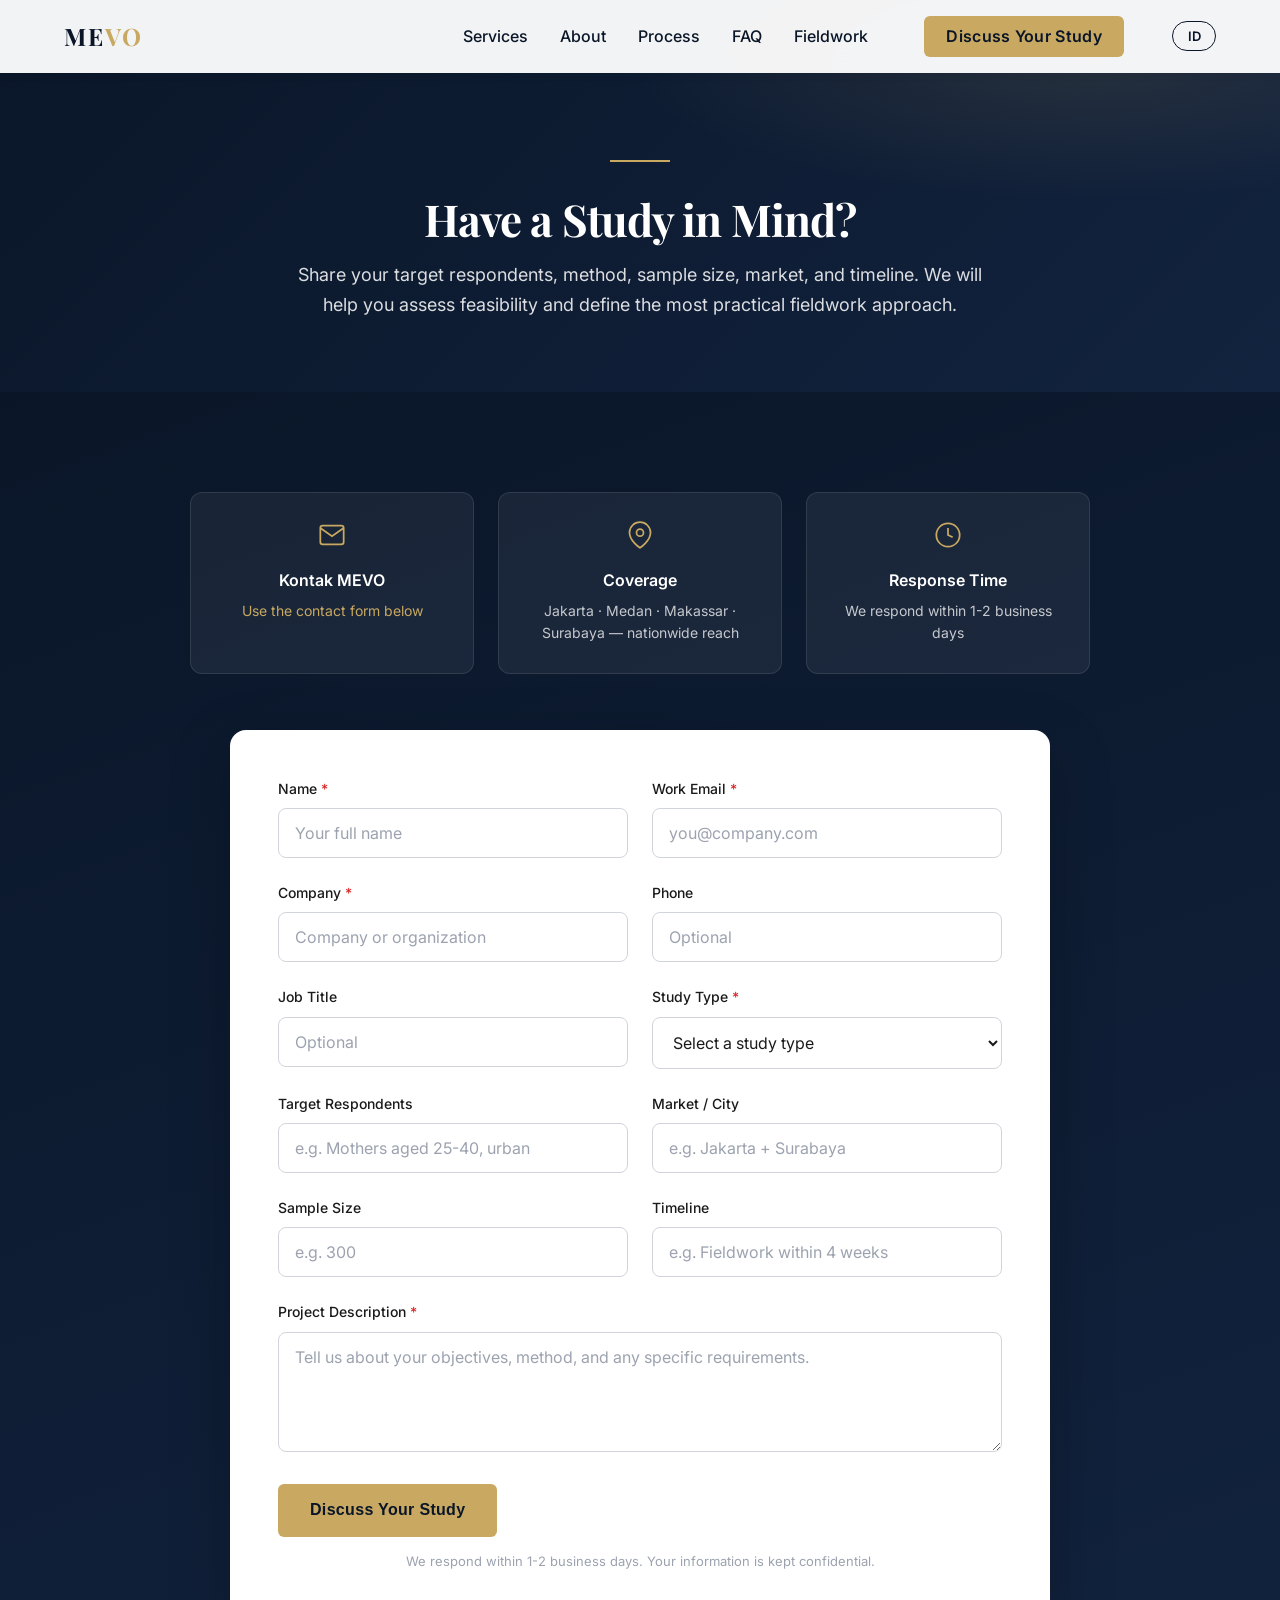
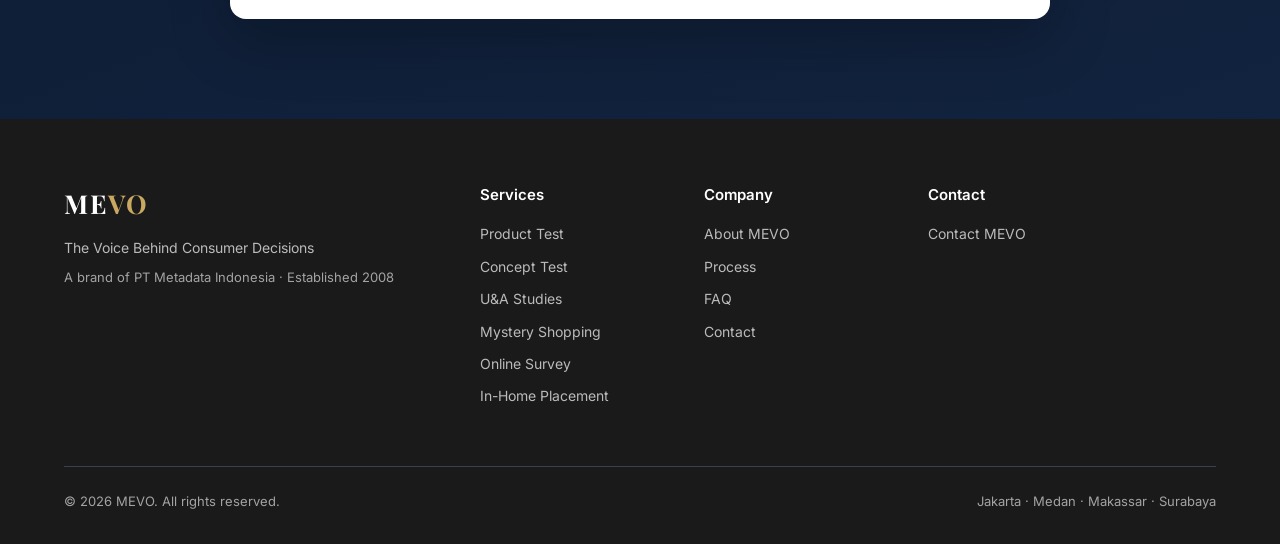
<file: contact.html>
<!DOCTYPE html>
<html lang="en">
<head>
<meta charset="UTF-8">
<meta name="viewport" content="width=device-width, initial-scale=1.0">
<link rel="preconnect" href="https://fonts.googleapis.com">
<link rel="preconnect" href="https://fonts.gstatic.com" crossorigin>
<link href="https://fonts.googleapis.com/css2?family=Playfair+Display:wght@400;600;700&family=Inter:wght@300;400;500;600&display=swap" rel="stylesheet">
<link rel="stylesheet" href="styles.css">
<title>Contact — MEVO</title>
<meta name="description" content="Have a study in mind? Contact MEVO to discuss your consumer fieldwork needs in Indonesia. We respond within 1-2 business days.">
</head>
<body>
<header class="navbar" id="navbar">
  <div class="nav-container">
    <a href="index.html" class="nav-logo" aria-label="MEVO home">ME<span>VO</span></a>
    <nav class="nav-menu" aria-label="Main navigation">
      <a href="services.html" class="nav-link"><span data-en="Services" data-id="Layanan">Services</span></a>
      <a href="about.html" class="nav-link"><span data-en="About" data-id="Tentang">About</span></a>
      <a href="process.html" class="nav-link"><span data-en="Process" data-id="Proses">Process</span></a>
      <a href="faq.html" class="nav-link">FAQ</a>
      <a href="fieldwork.html" class="nav-link">Fieldwork</a>
      <a href="contact.html" class="btn-primary nav-cta"><span data-en="Discuss Your Study" data-id="Diskusikan Studi Anda">Discuss Your Study</span></a>
      <button class="lang-switch" data-lang-toggle data-en="ID" data-id="EN" aria-label="Switch language">ID</button>
    </nav>
    <button class="nav-hamburger" id="hamburger" aria-label="Open menu" aria-expanded="false" aria-controls="mobileMenu"><span></span></button>
  </div>
</header>
<nav class="nav-mobile-menu" id="mobileMenu" aria-label="Mobile navigation">
  <a href="index.html" class="nav-mobile-link"><span data-en="Home" data-id="Beranda">Home</span></a>
  <a href="services.html" class="nav-mobile-link"><span data-en="Services" data-id="Layanan">Services</span></a>
  <a href="about.html" class="nav-mobile-link"><span data-en="About" data-id="Tentang">About</span></a>
  <a href="process.html" class="nav-mobile-link"><span data-en="Process" data-id="Proses">Process</span></a>
  <a href="faq.html" class="nav-mobile-link">FAQ</a>
  <a href="fieldwork.html" class="nav-mobile-link">Fieldwork</a>
  <button class="nav-mobile-lang" data-lang-toggle data-en="Bahasa Indonesia" data-id="English">Bahasa Indonesia</button>
  <a href="contact.html" class="btn-primary" style="margin-top:12px"><span data-en="Discuss Your Study" data-id="Diskusikan Studi Anda">Discuss Your Study</span></a>
</nav>

<section class="page-hero">
  <div class="container page-hero-inner">
    <div class="divider-badge reveal"></div>
    <h1 class="reveal" style="transition-delay:.1s" data-en="Have a Study in Mind?" data-id="Punya Studi yang Ingin Dikerjakan?">Have a Study in Mind?</h1>
    <p class="reveal" style="transition-delay:.2s" data-en="Share your target respondents, method, sample size, market, and timeline. We will help you assess feasibility and define the most practical fieldwork approach." data-id="Bagikan target responden, metode, ukuran sampel, pasar, dan jadwal Anda. Kami akan membantu menilai kelayakan dan menentukan pendekatan kerja lapangan yang paling praktis.">Share your target respondents, method, sample size, market, and timeline. We will help you assess feasibility and define the most practical fieldwork approach.</p>
  </div>
</section>

<section class="contact-section">
  <div class="container">
    <div class="grid-contact-info">
      <div class="contact-info-card reveal">
        <svg viewBox="0 0 24 24" fill="none" stroke="currentColor" stroke-width="1.5"><path d="M4 4h16c1.1 0 2 .9 2 2v12c0 1.1-.9 2-2 2H4c-1.1 0-2-.9-2-2V6c0-1.1.9-2 2-2z"/><path d="M22 6l-10 7L2 6"/></svg>
        <h3>Kontak MEVO</h3>
        <p><a href="#contactForm" style="color:var(--gold);text-decoration:none"><span data-en="Use the contact form below" data-id="Gunakan formulir kontak di bawah ini">Use the contact form below</span></a></p>
      </div>
      <div class="contact-info-card reveal" style="transition-delay:.1s">
        <svg viewBox="0 0 24 24" fill="none" stroke="currentColor" stroke-width="1.5"><path d="M21 10c0 7-9 13-9 13s-9-6-9-13a9 9 0 0118 0z"/><circle cx="12" cy="10" r="3"/></svg>
        <h3 data-en="Coverage" data-id="Jangkauan">Coverage</h3>
        <p data-en="Jakarta · Medan · Makassar · Surabaya — nationwide reach" data-id="Jakarta · Medan · Makassar · Surabaya — jangkauan nasional">Jakarta · Medan · Makassar · Surabaya — nationwide reach</p>
      </div>
      <div class="contact-info-card reveal" style="transition-delay:.2s">
        <svg viewBox="0 0 24 24" fill="none" stroke="currentColor" stroke-width="1.5"><circle cx="12" cy="12" r="10"/><path d="M12 6v6l4 2"/></svg>
        <h3 data-en="Response Time" data-id="Waktu Respons">Response Time</h3>
        <p data-en="We respond within 1-2 business days" data-id="Kami membalas dalam 1-2 hari kerja">We respond within 1-2 business days</p>
      </div>
    </div>

    <div class="contact-form-wrap reveal" style="transition-delay:.1s">
      <form id="contactForm" novalidate>
        <div class="form-grid">
          <div class="form-group">
            <label class="form-label" for="name"><span data-en="Name" data-id="Nama">Name</span> <span class="req">*</span></label>
            <input class="form-input" type="text" id="name" name="name" data-en-ph="Your full name" data-id-ph="Nama lengkap Anda" placeholder="Your full name" required>
            <span class="form-error" data-en="Please enter your name." data-id="Mohon isi nama Anda.">Please enter your name.</span>
          </div>
          <div class="form-group">
            <label class="form-label" for="email"><span data-en="Work Email" data-id="Email Kerja">Work Email</span> <span class="req">*</span></label>
            <input class="form-input" type="email" id="email" name="email" data-en-ph="you@company.com" data-id-ph="anda@perusahaan.com" placeholder="you@company.com" required>
            <span class="form-error" data-en="Please enter a valid email address." data-id="Mohon isi alamat email yang valid.">Please enter a valid email address.</span>
          </div>
          <div class="form-group">
            <label class="form-label" for="company"><span data-en="Company" data-id="Perusahaan">Company</span> <span class="req">*</span></label>
            <input class="form-input" type="text" id="company" name="company" data-en-ph="Company or organization" data-id-ph="Perusahaan atau organisasi" placeholder="Company or organization" required>
            <span class="form-error" data-en="Please enter your company." data-id="Mohon isi nama perusahaan Anda.">Please enter your company.</span>
          </div>
          <div class="form-group">
            <label class="form-label" for="phone"><span data-en="Phone" data-id="Telepon">Phone</span></label>
            <input class="form-input" type="tel" id="phone" name="phone" data-en-ph="Optional" data-id-ph="Opsional" placeholder="Optional">
          </div>
          <div class="form-group">
            <label class="form-label" for="jobtitle"><span data-en="Job Title" data-id="Jabatan">Job Title</span></label>
            <input class="form-input" type="text" id="jobtitle" name="jobtitle" data-en-ph="Optional" data-id-ph="Opsional" placeholder="Optional">
          </div>
          <div class="form-group">
            <label class="form-label" for="studytype"><span data-en="Study Type" data-id="Jenis Studi">Study Type</span> <span class="req">*</span></label>
            <select class="form-select" id="studytype" name="studytype" required>
              <option value="" data-en="Select a study type" data-id="Pilih jenis studi">Select a study type</option>
              <option data-en="Product Test" data-id="Uji Produk">Product Test</option>
              <option data-en="Concept Test" data-id="Uji Konsep">Concept Test</option>
              <option data-en="Usage &amp; Attitude" data-id="Penggunaan &amp; Sikap">Usage &amp; Attitude</option>
              <option data-en="Pre &amp; Post Event" data-id="Pra &amp; Pasca Acara">Pre &amp; Post Event</option>
              <option data-en="Online Survey" data-id="Survei Online">Online Survey</option>
              <option data-en="In-Home Placement" data-id="Penempatan di Rumah">In-Home Placement</option>
              <option data-en="Consumer Satisfaction" data-id="Kepuasan Konsumen">Consumer Satisfaction</option>
              <option data-en="Mystery Shopping" data-id="Mystery Shopping">Mystery Shopping</option>
              <option data-en="Other" data-id="Lainnya">Other</option>
            </select>
            <span class="form-error" data-en="Please select a study type." data-id="Mohon pilih jenis studi.">Please select a study type.</span>
          </div>
          <div class="form-group">
            <label class="form-label" for="respondents"><span data-en="Target Respondents" data-id="Target Responden">Target Respondents</span></label>
            <input class="form-input" type="text" id="respondents" name="respondents" data-en-ph="e.g. Mothers aged 25-40, urban" data-id-ph="mis. Ibu usia 25-40, perkotaan" placeholder="e.g. Mothers aged 25-40, urban">
          </div>
          <div class="form-group">
            <label class="form-label" for="market"><span data-en="Market / City" data-id="Pasar / Kota">Market / City</span></label>
            <input class="form-input" type="text" id="market" name="market" data-en-ph="e.g. Jakarta + Surabaya" data-id-ph="mis. Jakarta + Surabaya" placeholder="e.g. Jakarta + Surabaya">
          </div>
          <div class="form-group">
            <label class="form-label" for="samplesize"><span data-en="Sample Size" data-id="Ukuran Sampel">Sample Size</span></label>
            <input class="form-input" type="number" id="samplesize" name="samplesize" min="1" data-en-ph="e.g. 300" data-id-ph="mis. 300" placeholder="e.g. 300">
          </div>
          <div class="form-group">
            <label class="form-label" for="timeline"><span data-en="Timeline" data-id="Jadwal">Timeline</span></label>
            <input class="form-input" type="text" id="timeline" name="timeline" data-en-ph="e.g. Fieldwork within 4 weeks" data-id-ph="mis. Pelaksanaan dalam 4 minggu" placeholder="e.g. Fieldwork within 4 weeks">
          </div>
          <div class="form-group full">
            <label class="form-label" for="message"><span data-en="Project Description" data-id="Deskripsi Proyek">Project Description</span> <span class="req">*</span></label>
            <textarea class="form-textarea" id="message" name="message" data-en-ph="Tell us about your objectives, method, and any specific requirements." data-id-ph="Ceritakan tujuan, metode, dan kebutuhan khusus Anda." placeholder="Tell us about your objectives, method, and any specific requirements." required></textarea>
            <span class="form-error" data-en="Please describe your project." data-id="Mohon jelaskan proyek Anda.">Please describe your project.</span>
          </div>
        </div>
        <div class="form-submit-wrap">
          <button type="submit" class="btn-primary" id="submitBtn" aria-label="Submit contact form"><span data-en="Discuss Your Study" data-id="Diskusikan Studi Anda">Discuss Your Study</span></button>
          <p class="form-note" data-en="We respond within 1-2 business days. Your information is kept confidential." data-id="Kami membalas dalam 1-2 hari kerja. Informasi Anda dijaga kerahasiaannya.">We respond within 1-2 business days. Your information is kept confidential.</p>
        </div>
      </form>
      <div class="form-success hidden" id="formSuccess" role="status" aria-live="polite">
        <strong data-en="Thank you!" data-id="Terima kasih!">Thank you!</strong> <span data-en="We have received your inquiry and will respond within 1-2 business days." data-id="Pertanyaan Anda telah kami terima dan akan kami balas dalam 1-2 hari kerja.">We have received your inquiry and will respond within 1-2 business days.</span>
      </div>
    </div>
  </div>
</section>

<footer>
  <div class="container">
    <div class="footer-grid">
      <div class="footer-brand">
        <div class="logo">ME<span>VO</span></div>
        <p class="footer-tagline" data-en="The Voice Behind Consumer Decisions" data-id="Suara di Balik Keputusan Konsumen">The Voice Behind Consumer Decisions</p>
        <p class="footer-parent" data-en="A brand of PT Metadata Indonesia · Established 2008" data-id="Merek dari PT Metadata Indonesia · Berdiri sejak 2008">A brand of PT Metadata Indonesia · Established 2008</p>
      </div>
      <div class="footer-col">
        <h4 data-en="Services" data-id="Layanan">Services</h4>
        <a href="services.html"><span data-en="Product Test" data-id="Uji Produk">Product Test</span></a>
        <a href="services.html"><span data-en="Concept Test" data-id="Uji Konsep">Concept Test</span></a>
        <a href="services.html"><span data-en="U&amp;A Studies" data-id="Studi U&amp;A">U&amp;A Studies</span></a>
        <a href="services.html"><span data-en="Mystery Shopping" data-id="Mystery Shopping">Mystery Shopping</span></a>
        <a href="services.html"><span data-en="Online Survey" data-id="Survei Online">Online Survey</span></a>
        <a href="services.html"><span data-en="In-Home Placement" data-id="Penempatan di Rumah">In-Home Placement</span></a>
      </div>
      <div class="footer-col">
        <h4 data-en="Company" data-id="Perusahaan">Company</h4>
        <a href="about.html"><span data-en="About MEVO" data-id="Tentang MEVO">About MEVO</span></a>
        <a href="process.html"><span data-en="Process" data-id="Proses">Process</span></a>
        <a href="faq.html">FAQ</a>
        <a href="contact.html"><span data-en="Contact" data-id="Kontak">Contact</span></a>
      </div>
      <div class="footer-col">
        <h4 data-en="Contact" data-id="Kontak">Contact</h4>
        <a href="contact.html"><span data-en="Contact MEVO" data-id="Kontak MEVO">Contact MEVO</span></a>
      </div>
    </div>
    <div class="footer-bottom">
      <span>&copy; 2026 MEVO. <span data-en="All rights reserved." data-id="Hak cipta dilindungi.">All rights reserved.</span></span>
      <span>Jakarta · Medan · Makassar · Surabaya</span>
    </div>
  </div>
</footer>
<script src="main.js"></script>
</body>
</html>
</file>
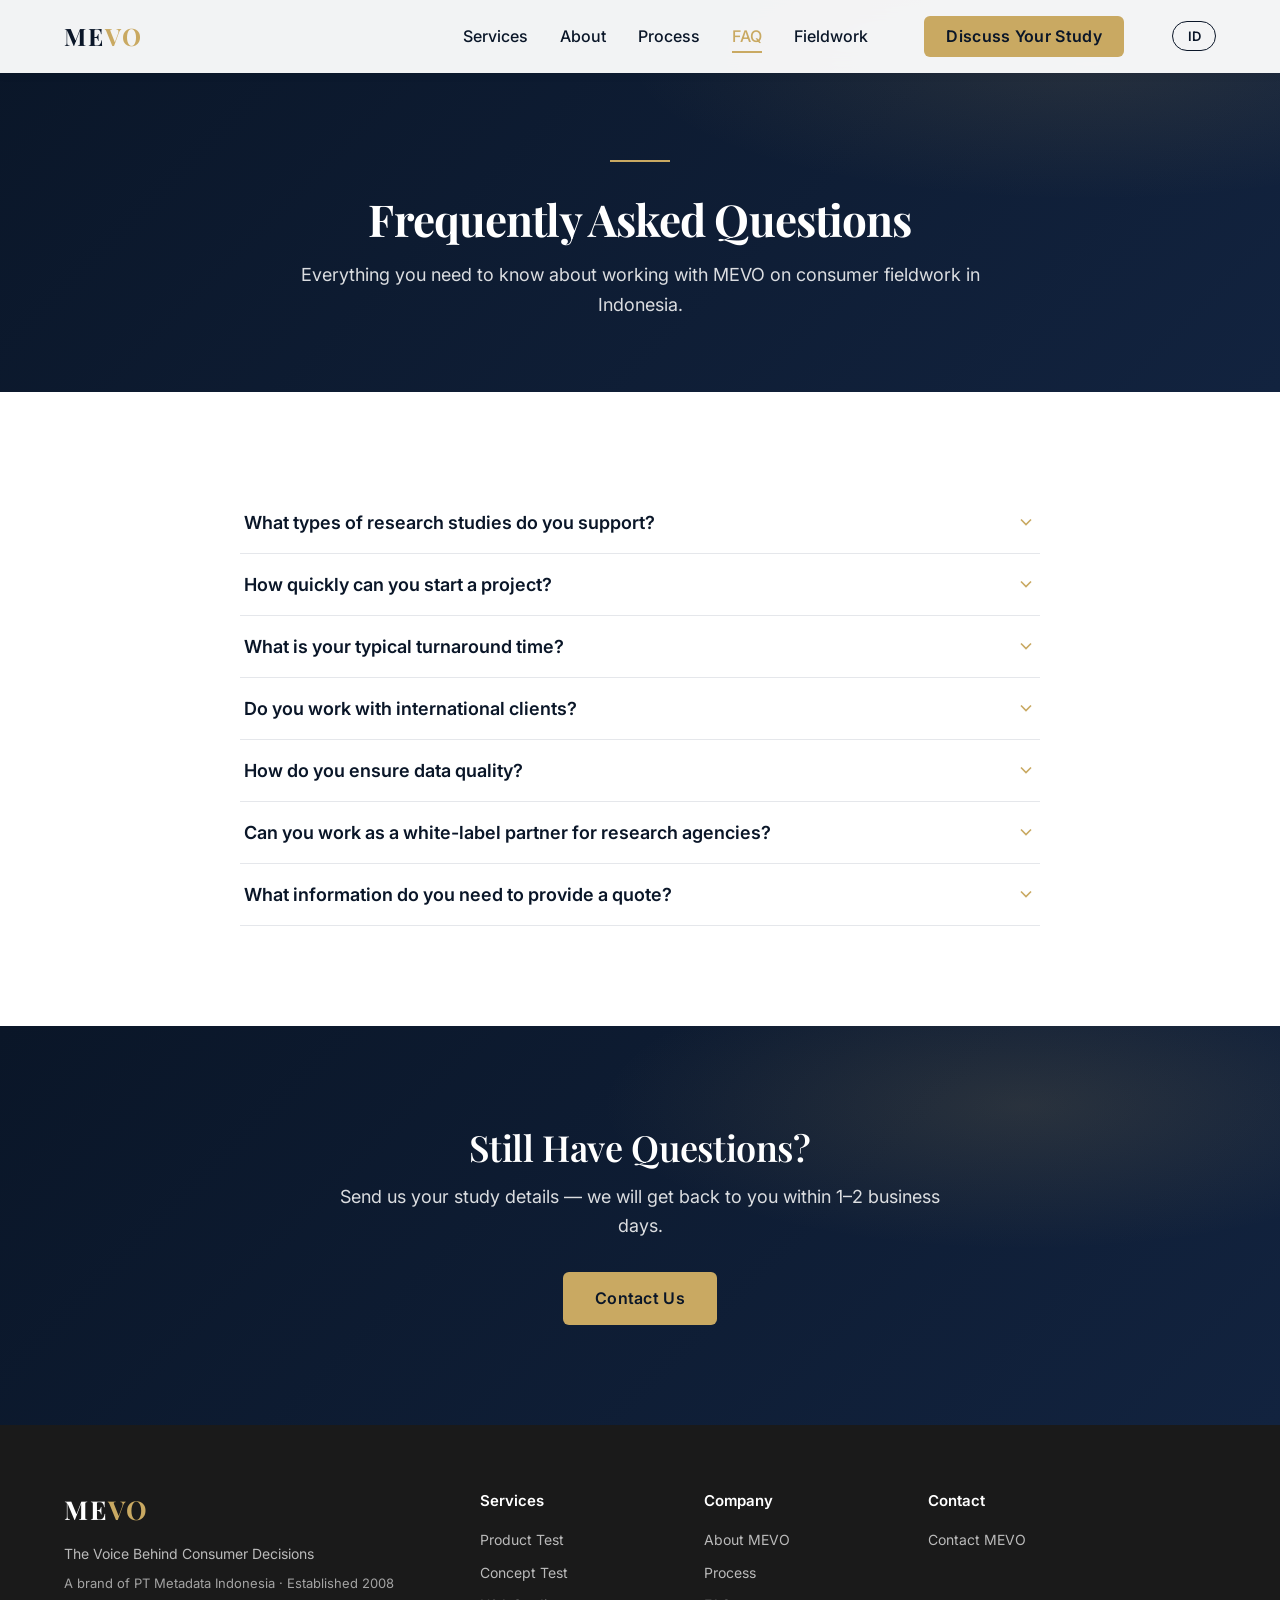
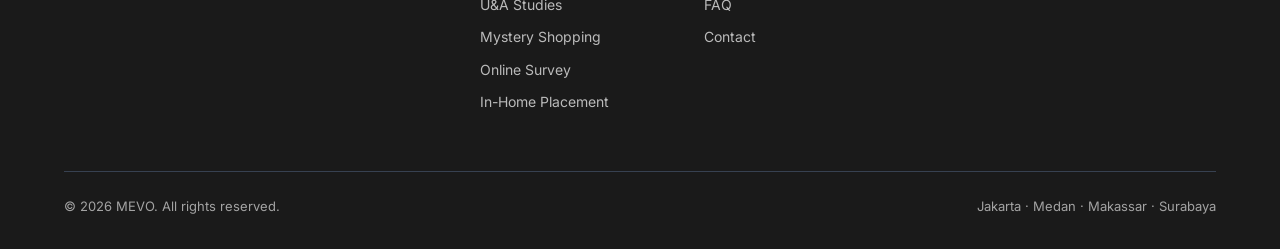
<file: faq.html>
<!DOCTYPE html>
<html lang="en">
<head>
<meta charset="UTF-8">
<meta name="viewport" content="width=device-width, initial-scale=1.0">
<link rel="preconnect" href="https://fonts.googleapis.com">
<link rel="preconnect" href="https://fonts.gstatic.com" crossorigin>
<link href="https://fonts.googleapis.com/css2?family=Playfair+Display:wght@400;600;700&family=Inter:wght@300;400;500;600&display=swap" rel="stylesheet">
<link rel="stylesheet" href="styles.css">
<title>FAQ — MEVO</title>
<meta name="description" content="Frequently asked questions about MEVO consumer fieldwork: study types, turnaround times, data quality, international clients, and white-label partnerships.">
</head>
<body>
<header class="navbar" id="navbar">
  <div class="nav-container">
    <a href="index.html" class="nav-logo" aria-label="MEVO home">ME<span>VO</span></a>
    <nav class="nav-menu" aria-label="Main navigation">
      <a href="services.html" class="nav-link"><span data-en="Services" data-id="Layanan">Services</span></a>
      <a href="about.html" class="nav-link"><span data-en="About" data-id="Tentang">About</span></a>
      <a href="process.html" class="nav-link"><span data-en="Process" data-id="Proses">Process</span></a>
      <a href="faq.html" class="nav-link active">FAQ</a>
      <a href="fieldwork.html" class="nav-link">Fieldwork</a>
      <a href="contact.html" class="btn-primary nav-cta"><span data-en="Discuss Your Study" data-id="Diskusikan Studi Anda">Discuss Your Study</span></a>
      <button class="lang-switch" data-lang-toggle data-en="ID" data-id="EN" aria-label="Switch language">ID</button>
    </nav>
    <button class="nav-hamburger" id="hamburger" aria-label="Open menu" aria-expanded="false" aria-controls="mobileMenu">
      <span></span>
    </button>
  </div>
</header>

<nav class="nav-mobile-menu" id="mobileMenu" aria-label="Mobile navigation">
  <a href="index.html" class="nav-mobile-link"><span data-en="Home" data-id="Beranda">Home</span></a>
  <a href="services.html" class="nav-mobile-link"><span data-en="Services" data-id="Layanan">Services</span></a>
  <a href="about.html" class="nav-mobile-link"><span data-en="About" data-id="Tentang">About</span></a>
  <a href="process.html" class="nav-mobile-link"><span data-en="Process" data-id="Proses">Process</span></a>
  <a href="faq.html" class="nav-mobile-link active">FAQ</a>
  <a href="fieldwork.html" class="nav-mobile-link">Fieldwork</a>
  <button class="nav-mobile-lang" data-lang-toggle data-en="Bahasa Indonesia" data-id="English">Bahasa Indonesia</button>
  <a href="contact.html" class="btn-primary" style="margin-top:12px"><span data-en="Discuss Your Study" data-id="Diskusikan Studi Anda">Discuss Your Study</span></a>
</nav>

<section class="page-hero">
  <div class="container page-hero-inner">
    <div class="divider-badge reveal"></div>
    <h1 class="reveal" style="transition-delay:.1s" data-en="Frequently Asked Questions" data-id="Pertanyaan yang Sering Diajukan">Frequently Asked Questions</h1>
    <p class="reveal" style="transition-delay:.2s" data-en="Everything you need to know about working with MEVO on consumer fieldwork in Indonesia." data-id="Semua yang perlu Anda ketahui tentang bekerja dengan MEVO untuk kerja lapangan konsumen di Indonesia.">Everything you need to know about working with MEVO on consumer fieldwork in Indonesia.</p>
  </div>
</section>

<section>
  <div class="container">
    <div class="faq-wrap">
      <div class="faq-item reveal" style="transition-delay:.5s">
        <button class="faq-q" aria-expanded="false" aria-controls="faq1" id="faq1-h">
          <span data-en="What types of research studies do you support?" data-id="Jenis studi riset apa saja yang didukung?">What types of research studies do you support?</span>
          <svg class="chev" viewBox="0 0 24 24" fill="none" stroke="currentColor" stroke-width="2"><path d="M6 9l6 6 6-6"/></svg>
        </button>
        <div class="faq-a" id="faq1" role="region" aria-labelledby="faq1-h"><p data-en="We support product tests, concept tests, usage &amp; attitude studies, pre and post event research, online surveys, in-home placements, consumer satisfaction studies, and outlet mystery shopping — across both qualitative and quantitative designs." data-id="Kami mendukung uji produk, uji konsep, studi penggunaan &amp; sikap, riset pra dan pasca acara, survei online, penempatan di rumah, studi kepuasan konsumen, dan mystery shopping outlet — untuk desain kualitatif maupun kuantitatif.">We support product tests, concept tests, usage &amp; attitude studies, pre and post event research, online surveys, in-home placements, consumer satisfaction studies, and outlet mystery shopping — across both qualitative and quantitative designs.</p></div>
      </div>
      <div class="faq-item reveal" style="transition-delay:.10s">
        <button class="faq-q" aria-expanded="false" aria-controls="faq2" id="faq2-h">
          <span data-en="How quickly can you start a project?" data-id="Seberapa cepat proyek bisa dimulai?">How quickly can you start a project?</span>
          <svg class="chev" viewBox="0 0 24 24" fill="none" stroke="currentColor" stroke-width="2"><path d="M6 9l6 6 6-6"/></svg>
        </button>
        <div class="faq-a" id="faq2" role="region" aria-labelledby="faq2-h"><p data-en="For most standard studies, fieldwork can begin within days of a confirmed brief, screener, and quota alignment. Timelines are always agreed with you upfront before any recruitment starts." data-id="Untuk sebagian besar studi standar, kerja lapangan bisa dimulai dalam hitungan hari setelah brief, skreener, dan kuota disepakati. Jadwal selalu disepakati dengan Anda di awal sebelum rekrutmen dimulai.">For most standard studies, fieldwork can begin within days of a confirmed brief, screener, and quota alignment. Timelines are always agreed with you upfront before any recruitment starts.</p></div>
      </div>
      <div class="faq-item reveal" style="transition-delay:.15s">
        <button class="faq-q" aria-expanded="false" aria-controls="faq3" id="faq3-h">
          <span data-en="What is your typical turnaround time?" data-id="Berapa lama waktu pengerjaan yang biasanya?">What is your typical turnaround time?</span>
          <svg class="chev" viewBox="0 0 24 24" fill="none" stroke="currentColor" stroke-width="2"><path d="M6 9l6 6 6-6"/></svg>
        </button>
        <div class="faq-a" id="faq3" role="region" aria-labelledby="faq3-h"><p data-en="Turnaround depends on method, sample size, and geography. Quick online surveys can complete within a week; structured product tests or multi-city placements take longer. We provide a realistic schedule in every proposal." data-id="Waktu pengerjaan tergantung metode, ukuran sampel, dan geografi. Survei online cepat bisa selesai dalam seminggu; uji produk terstruktur atau penempatan multi-kota memerlukan waktu lebih lama. Kami memberikan jadwal realistis di setiap proposal.">Turnaround depends on method, sample size, and geography. Quick online surveys can complete within a week; structured product tests or multi-city placements take longer. We provide a realistic schedule in every proposal.</p></div>
      </div>
      <div class="faq-item reveal" style="transition-delay:.20s">
        <button class="faq-q" aria-expanded="false" aria-controls="faq4" id="faq4-h">
          <span data-en="Do you work with international clients?" data-id="Apakah Anda menerima klien internasional?">Do you work with international clients?</span>
          <svg class="chev" viewBox="0 0 24 24" fill="none" stroke="currentColor" stroke-width="2"><path d="M6 9l6 6 6-6"/></svg>
        </button>
        <div class="faq-a" id="faq4" role="region" aria-labelledby="faq4-h"><p data-en="Yes. We regularly partner with international brands and research agencies running studies in Indonesia, handling local recruitment, field execution, and quality control while you keep full oversight." data-id="Ya. Kami rutin bermitra dengan merek dan lembaga riset internasional yang menjalankan studi di Indonesia, menangani rekrutmen lokal, eksekusi lapangan, dan kontrol kualitas sementara Anda memegang kendali penuh.">Yes. We regularly partner with international brands and research agencies running studies in Indonesia, handling local recruitment, field execution, and quality control while you keep full oversight.</p></div>
      </div>
      <div class="faq-item reveal" style="transition-delay:.25s">
        <button class="faq-q" aria-expanded="false" aria-controls="faq5" id="faq5-h">
          <span data-en="How do you ensure data quality?" data-id="Bagaimana Anda menjamin kualitas data?">How do you ensure data quality?</span>
          <svg class="chev" viewBox="0 0 24 24" fill="none" stroke="currentColor" stroke-width="2"><path d="M6 9l6 6 6-6"/></svg>
        </button>
        <div class="faq-a" id="faq5" role="region" aria-labelledby="faq5-h"><p data-en="We apply risk-based checks before, during, and after fieldwork — from screener review and respondent frequency control to flagging suspicious response patterns and delivering a documented QC summary with your data." data-id="Kami menerapkan pemeriksaan berbasis risiko sebelum, selama, dan setelah kerja lapangan — mulai dari tinjauan skreener dan kontrol frekuensi responden hingga penandaan pola respons mencurigakan dan penyerahan ringkasan QC terdokumentasi bersama data Anda.">We apply risk-based checks before, during, and after fieldwork — from screener review and respondent frequency control to flagging suspicious response patterns and delivering a documented QC summary with your data.</p></div>
      </div>
      <div class="faq-item reveal" style="transition-delay:.30s">
        <button class="faq-q" aria-expanded="false" aria-controls="faq6" id="faq6-h">
          <span data-en="Can you work as a white-label partner for research agencies?" data-id="Bisakah menjadi mitra white-label untuk lembaga riset?">Can you work as a white-label partner for research agencies?</span>
          <svg class="chev" viewBox="0 0 24 24" fill="none" stroke="currentColor" stroke-width="2"><path d="M6 9l6 6 6-6"/></svg>
        </button>
        <div class="faq-a" id="faq6" role="region" aria-labelledby="faq6-h"><p data-en="Absolutely. Many of our engagements are white-label fieldwork partnerships where we execute recruitment and data collection under your agency&rsquo;s direction, with full confidentiality maintained." data-id="Tentu. Sebagian besar pekerjaan kami adalah kemitraan kerja lapangan white-label di mana kami menjalankan rekrutmen dan pengumpulan data di bawah arahan lembaga Anda, dengan kerahasiaan penuh dijaga.">Absolutely. Many of our engagements are white-label fieldwork partnerships where we execute recruitment and data collection under your agency&rsquo;s direction, with full confidentiality maintained.</p></div>
      </div>
      <div class="faq-item reveal" style="transition-delay:.35s">
        <button class="faq-q" aria-expanded="false" aria-controls="faq7" id="faq7-h">
          <span data-en="What information do you need to provide a quote?" data-id="Informasi apa saja yang dibutuhkan untuk penawaran harga?">What information do you need to provide a quote?</span>
          <svg class="chev" viewBox="0 0 24 24" fill="none" stroke="currentColor" stroke-width="2"><path d="M6 9l6 6 6-6"/></svg>
        </button>
        <div class="faq-a" id="faq7" role="region" aria-labelledby="faq7-h"><p data-en="Method, target respondents, sample size, market or cities, timeline, and the type of output you need. The more detail you share in the contact form, the faster and more accurate our proposal will be." data-id="Metode, target responden, ukuran sampel, pasar atau kota, jadwal, dan jenis output yang Anda butuhkan. Semakin detail Anda berbagi di formulir kontak, semakin cepat dan akurat proposal kami.">Method, target respondents, sample size, market or cities, timeline, and the type of output you need. The more detail you share in the contact form, the faster and more accurate our proposal will be.</p></div>
      </div>
    </div>
  </div>
</section>

<section class="cta-band">
  <div class="container cta-inner reveal">
    <h2 data-en="Still Have Questions?" data-id="Masih Ada Pertanyaan?">Still Have Questions?</h2>
    <p data-en="Send us your study details — we will get back to you within 1–2 business days." data-id="Kirimkan detail studi Anda — kami akan membalas dalam 1–2 hari kerja.">Send us your study details — we will get back to you within 1–2 business days.</p>
    <a href="contact.html" class="btn-primary"><span data-en="Contact Us" data-id="Hubungi Kami">Contact Us</span></a>
  </div>
</section>

<footer>
  <div class="container">
    <div class="footer-grid">
      <div class="footer-brand">
        <div class="logo">ME<span>VO</span></div>
        <p class="footer-tagline" data-en="The Voice Behind Consumer Decisions" data-id="Suara di Balik Keputusan Konsumen">The Voice Behind Consumer Decisions</p>
        <p class="footer-parent" data-en="A brand of PT Metadata Indonesia · Established 2008" data-id="Merek dari PT Metadata Indonesia · Berdiri sejak 2008">A brand of PT Metadata Indonesia · Established 2008</p>
      </div>
      <div class="footer-col">
        <h4 data-en="Services" data-id="Layanan">Services</h4>
        <a href="services.html"><span data-en="Product Test" data-id="Uji Produk">Product Test</span></a>
        <a href="services.html"><span data-en="Concept Test" data-id="Uji Konsep">Concept Test</span></a>
        <a href="services.html"><span data-en="U&amp;A Studies" data-id="Studi U&amp;A">U&amp;A Studies</span></a>
        <a href="services.html"><span data-en="Mystery Shopping" data-id="Mystery Shopping">Mystery Shopping</span></a>
        <a href="services.html"><span data-en="Online Survey" data-id="Survei Online">Online Survey</span></a>
        <a href="services.html"><span data-en="In-Home Placement" data-id="Penempatan di Rumah">In-Home Placement</span></a>
      </div>
      <div class="footer-col">
        <h4 data-en="Company" data-id="Perusahaan">Company</h4>
        <a href="about.html"><span data-en="About MEVO" data-id="Tentang MEVO">About MEVO</span></a>
        <a href="process.html"><span data-en="Process" data-id="Proses">Process</span></a>
        <a href="faq.html">FAQ</a>
        <a href="contact.html"><span data-en="Contact" data-id="Kontak">Contact</span></a>
      </div>
      <div class="footer-col">
        <h4 data-en="Contact" data-id="Kontak">Contact</h4>
        <a href="contact.html"><span data-en="Contact MEVO" data-id="Kontak MEVO">Contact MEVO</span></a>
      </div>
    </div>
    <div class="footer-bottom">
      <span>&copy; 2026 MEVO. <span data-en="All rights reserved." data-id="Hak cipta dilindungi.">All rights reserved.</span></span>
      <span>Jakarta · Medan · Makassar · Surabaya</span>
    </div>
  </div>
</footer>
<script src="main.js"></script>

</body>
</html>
</file>
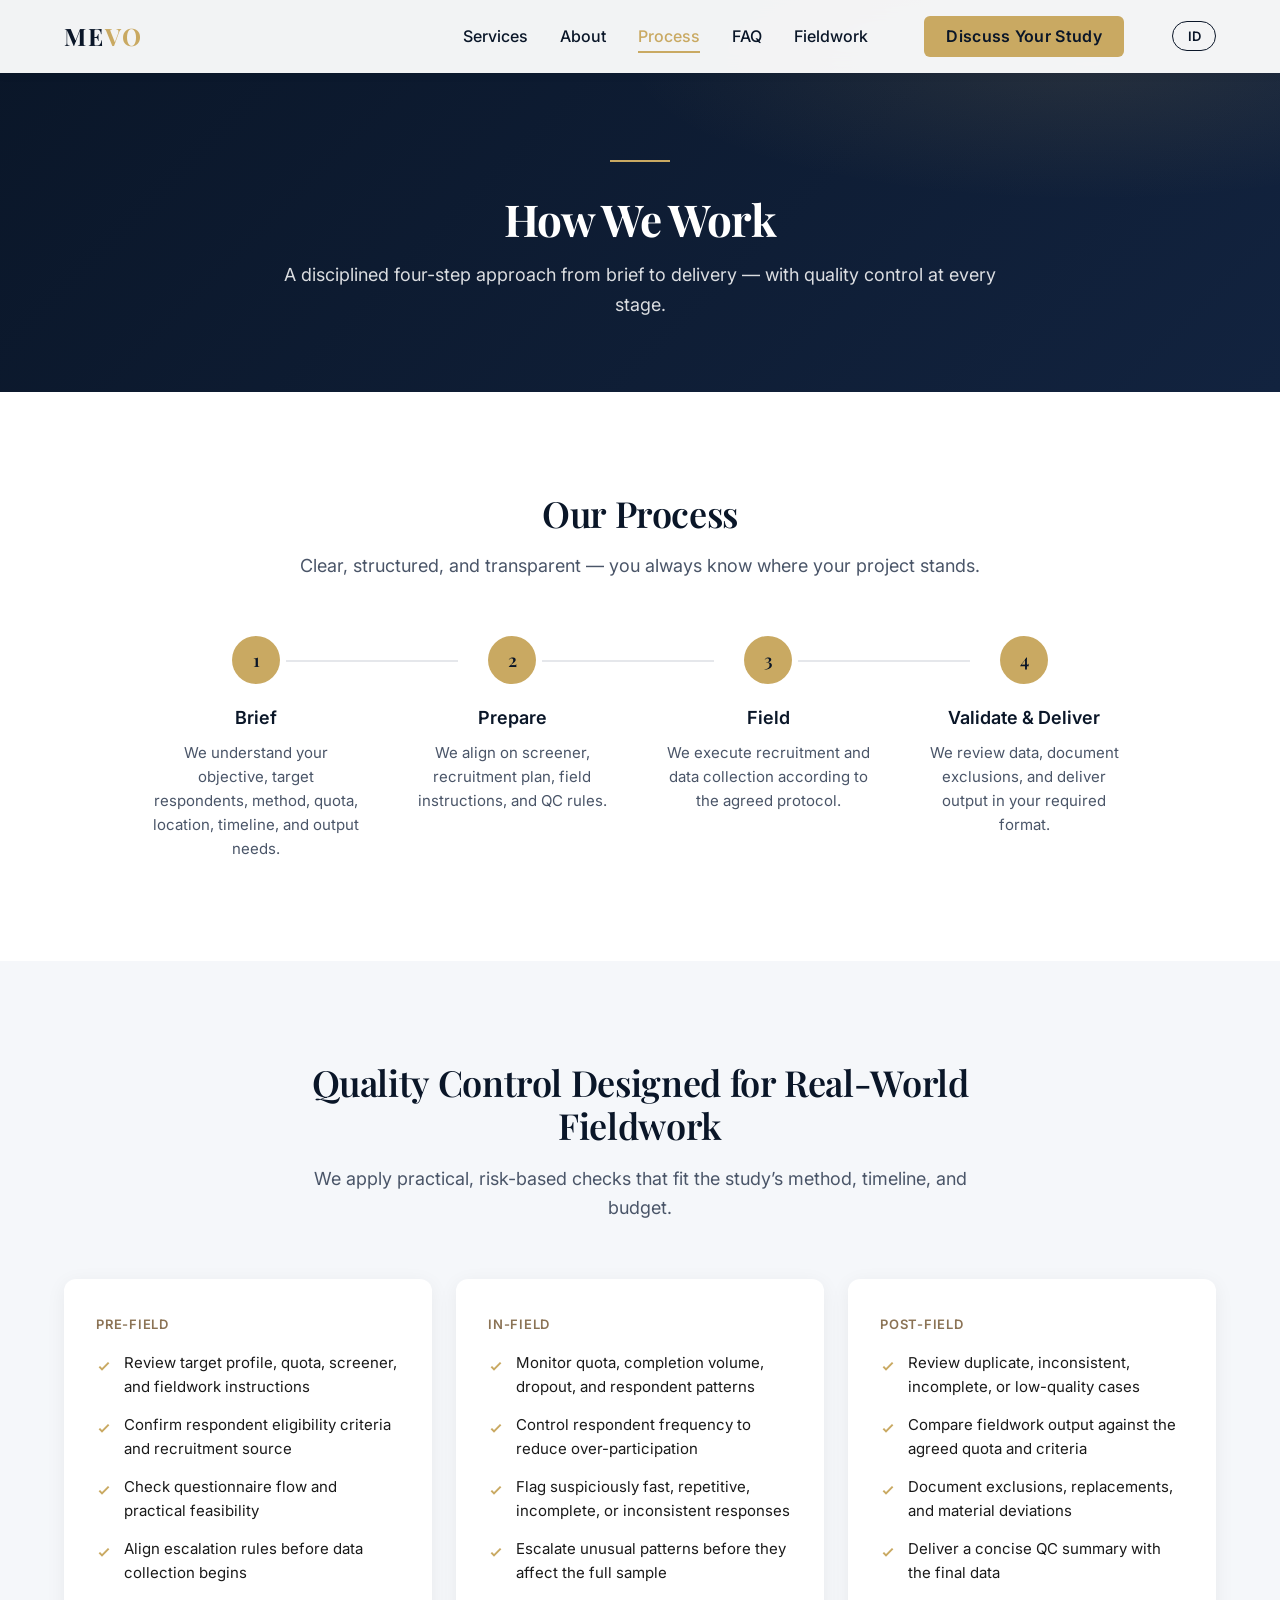
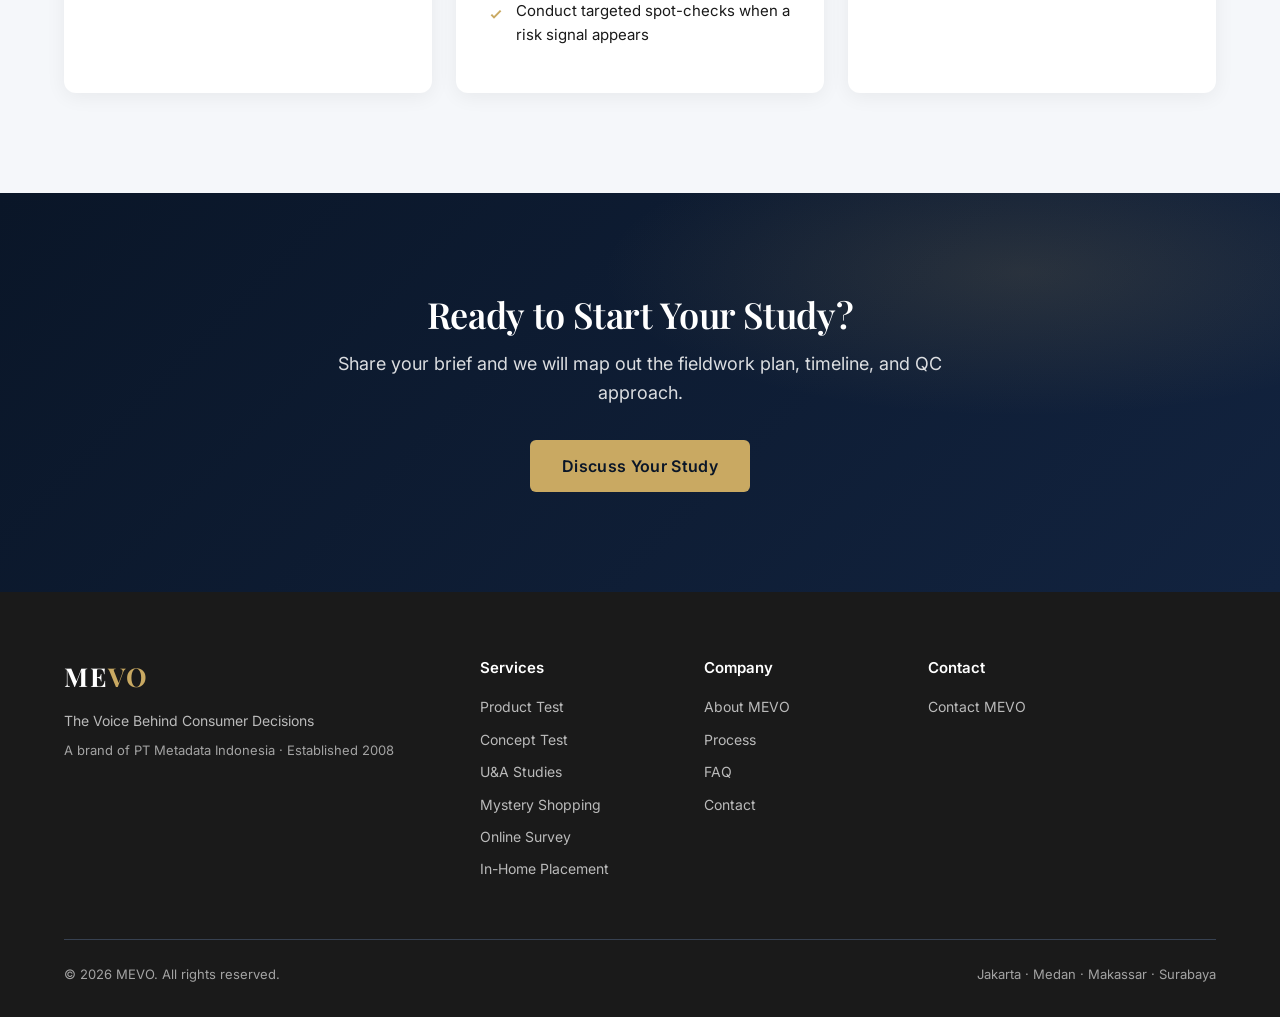
<file: process.html>
<!DOCTYPE html>
<html lang="en">
<head>
<meta charset="UTF-8">
<meta name="viewport" content="width=device-width, initial-scale=1.0">
<link rel="preconnect" href="https://fonts.googleapis.com">
<link rel="preconnect" href="https://fonts.gstatic.com" crossorigin>
<link href="https://fonts.googleapis.com/css2?family=Playfair+Display:wght@400;600;700&family=Inter:wght@300;400;500;600&display=swap" rel="stylesheet">
<link rel="stylesheet" href="styles.css">
<title>Process — MEVO</title>
<meta name="description" content="How MEVO works: brief, prepare, field, validate and deliver — with risk-based quality control before, during, and after fieldwork.">
</head>
<body>
<header class="navbar" id="navbar">
  <div class="nav-container">
    <a href="index.html" class="nav-logo" aria-label="MEVO home">ME<span>VO</span></a>
    <nav class="nav-menu" aria-label="Main navigation">
      <a href="services.html" class="nav-link"><span data-en="Services" data-id="Layanan">Services</span></a>
      <a href="about.html" class="nav-link"><span data-en="About" data-id="Tentang">About</span></a>
      <a href="process.html" class="nav-link active"><span data-en="Process" data-id="Proses">Process</span></a>
      <a href="faq.html" class="nav-link">FAQ</a>
      <a href="fieldwork.html" class="nav-link">Fieldwork</a>
      <a href="contact.html" class="btn-primary nav-cta"><span data-en="Discuss Your Study" data-id="Diskusikan Studi Anda">Discuss Your Study</span></a>
      <button class="lang-switch" data-lang-toggle data-en="ID" data-id="EN" aria-label="Switch language">ID</button>
    </nav>
    <button class="nav-hamburger" id="hamburger" aria-label="Open menu" aria-expanded="false" aria-controls="mobileMenu">
      <span></span>
    </button>
  </div>
</header>

<nav class="nav-mobile-menu" id="mobileMenu" aria-label="Mobile navigation">
  <a href="index.html" class="nav-mobile-link"><span data-en="Home" data-id="Beranda">Home</span></a>
  <a href="services.html" class="nav-mobile-link"><span data-en="Services" data-id="Layanan">Services</span></a>
  <a href="about.html" class="nav-mobile-link"><span data-en="About" data-id="Tentang">About</span></a>
  <a href="process.html" class="nav-mobile-link active"><span data-en="Process" data-id="Proses">Process</span></a>
  <a href="faq.html" class="nav-mobile-link">FAQ</a>
  <a href="fieldwork.html" class="nav-mobile-link">Fieldwork</a>
  <button class="nav-mobile-lang" data-lang-toggle data-en="Bahasa Indonesia" data-id="English">Bahasa Indonesia</button>
  <a href="contact.html" class="btn-primary" style="margin-top:12px"><span data-en="Discuss Your Study" data-id="Diskusikan Studi Anda">Discuss Your Study</span></a>
</nav>

<section class="page-hero">
  <div class="container page-hero-inner">
    <div class="divider-badge reveal"></div>
    <h1 class="reveal" style="transition-delay:.1s" data-en="How We Work" data-id="Cara Kami Bekerja">How We Work</h1>
    <p class="reveal" style="transition-delay:.2s" data-en="A disciplined four-step approach from brief to delivery — with quality control at every stage." data-id="Pendekatan empat langkah yang disiplin dari brief hingga penyerahan — dengan kontrol kualitas di setiap tahap.">A disciplined four-step approach from brief to delivery — with quality control at every stage.</p>
  </div>
</section>

<section>
  <div class="container">
    <div class="section-head reveal">
      <h2 data-en="Our Process" data-id="Proses Kami">Our Process</h2>
      <p data-en="Clear, structured, and transparent — you always know where your project stands." data-id="Jelas, terstruktur, dan transparan — Anda selalu tahu kondisi proyek Anda.">Clear, structured, and transparent — you always know where your project stands.</p>
    </div>
    <div class="process-wrap">
      <div class="process-steps">
        <div class="process-step reveal" style="transition-delay:.5s">
          <div class="step-circle">1</div>
          <div class="step-title"><span data-en="Brief" data-id="Pahami Kebutuhan">Brief</span></div>
          <p class="step-desc" data-en="We understand your objective, target respondents, method, quota, location, timeline, and output needs." data-id="Kami memahami tujuan, target responden, metode, kuota, lokasi, jadwal, dan kebutuhan output Anda.">We understand your objective, target respondents, method, quota, location, timeline, and output needs.</p>
        </div>
        <div class="process-step reveal" style="transition-delay:.15s">
          <div class="step-circle">2</div>
          <div class="step-title"><span data-en="Prepare" data-id="Persiapan">Prepare</span></div>
          <p class="step-desc" data-en="We align on screener, recruitment plan, field instructions, and QC rules." data-id="Kami menyamakan persepsi tentang skreener, rencana rekrutmen, instruksi lapangan, dan aturan QC.">We align on screener, recruitment plan, field instructions, and QC rules.</p>
        </div>
        <div class="process-step reveal" style="transition-delay:.25s">
          <div class="step-circle">3</div>
          <div class="step-title"><span data-en="Field" data-id="Pelaksanaan">Field</span></div>
          <p class="step-desc" data-en="We execute recruitment and data collection according to the agreed protocol." data-id="Kami menjalankan rekrutmen dan pengumpulan data sesuai protokol yang disepakati.">We execute recruitment and data collection according to the agreed protocol.</p>
        </div>
        <div class="process-step reveal" style="transition-delay:.35s">
          <div class="step-circle">4</div>
          <div class="step-title"><span data-en="Validate &amp; Deliver" data-id="Validasi &amp; Penyerahan">Validate &amp; Deliver</span></div>
          <p class="step-desc" data-en="We review data, document exclusions, and deliver output in your required format." data-id="Kami meninjau data, mendokumentasikan pengecualian, dan menyerahkan output dalam format yang Anda butuhkan.">We review data, document exclusions, and deliver output in your required format.</p>
        </div>
      </div>
    </div>
  </div>
</section>

<section class="section-soft">
  <div class="container">
    <div class="section-head reveal">
      <h2 data-en="Quality Control Designed for Real-World Fieldwork" data-id="Kontrol Kualitas untuk Kerja Lapangan Nyata">Quality Control Designed for Real-World Fieldwork</h2>
      <p data-en="We apply practical, risk-based checks that fit the study&rsquo;s method, timeline, and budget." data-id="Kami menerapkan pemeriksaan praktis berbasis risiko yang sesuai dengan metode, jadwal, dan anggaran studi.">We apply practical, risk-based checks that fit the study&rsquo;s method, timeline, and budget.</p>
    </div>
    <div class="grid-qc">
      <div class="qc-card reveal">
        <div class="qc-label"><span data-en="Pre-Field" data-id="Pra-Lapangan">Pre-Field</span></div>
        <ul>
          <li data-en="Review target profile, quota, screener, and fieldwork instructions" data-id="Tinjau profil target, kuota, skreener, dan instruksi kerja lapangan">Review target profile, quota, screener, and fieldwork instructions</li>
          <li data-en="Confirm respondent eligibility criteria and recruitment source" data-id="Konfirmasi kriteria kelayakan responden dan sumber rekrutmen">Confirm respondent eligibility criteria and recruitment source</li>
          <li data-en="Check questionnaire flow and practical feasibility" data-id="Periksa alur kuesioner dan keterlaksanaan di lapangan">Check questionnaire flow and practical feasibility</li>
          <li data-en="Align escalation rules before data collection begins" data-id="Samakan aturan eskalasi sebelum pengumpulan data dimulai">Align escalation rules before data collection begins</li>
        </ul>
      </div>
      <div class="qc-card reveal">
        <div class="qc-label"><span data-en="In-Field" data-id="Berjalan">In-Field</span></div>
        <ul>
          <li data-en="Monitor quota, completion volume, dropout, and respondent patterns" data-id="Pantau kuota, volume penyelesaian, putus survei, dan pola responden">Monitor quota, completion volume, dropout, and respondent patterns</li>
          <li data-en="Control respondent frequency to reduce over-participation" data-id="Kendalikan frekuensi responden untuk mengurangi partisipasi berlebih">Control respondent frequency to reduce over-participation</li>
          <li data-en="Flag suspiciously fast, repetitive, incomplete, or inconsistent responses" data-id="Tandai respons terlalu cepat, repetitif, tidak lengkap, atau tidak konsisten">Flag suspiciously fast, repetitive, incomplete, or inconsistent responses</li>
          <li data-en="Escalate unusual patterns before they affect the full sample" data-id="Eskalasi pola tidak wajar sebelum memengaruhi sampel penuh">Escalate unusual patterns before they affect the full sample</li>
          <li data-en="Conduct targeted spot-checks when a risk signal appears" data-id="Lakukan pengecekan acak terarah saat muncul sinyal risiko">Conduct targeted spot-checks when a risk signal appears</li>
        </ul>
      </div>
      <div class="qc-card reveal">
        <div class="qc-label"><span data-en="Post-Field" data-id="Pasca-Lapangan">Post-Field</span></div>
        <ul>
          <li data-en="Review duplicate, inconsistent, incomplete, or low-quality cases" data-id="Tinjau kasus duplikat, tidak konsisten, tidak lengkap, atau bermutu rendah">Review duplicate, inconsistent, incomplete, or low-quality cases</li>
          <li data-en="Compare fieldwork output against the agreed quota and criteria" data-id="Bandingkan hasil lapangan dengan kuota dan kriteria yang disepakati">Compare fieldwork output against the agreed quota and criteria</li>
          <li data-en="Document exclusions, replacements, and material deviations" data-id="Dokumentasikan pengecualian, penggantian, dan penyimpangan material">Document exclusions, replacements, and material deviations</li>
          <li data-en="Deliver a concise QC summary with the final data" data-id="Serahkan ringkasan QC ringkas bersama data akhir">Deliver a concise QC summary with the final data</li>
        </ul>
      </div>
    </div>
  </div>
</section>

<section class="cta-band">
  <div class="container cta-inner reveal">
    <h2 data-en="Ready to Start Your Study?" data-id="Siap Memulai Studi Anda?">Ready to Start Your Study?</h2>
    <p data-en="Share your brief and we will map out the fieldwork plan, timeline, and QC approach." data-id="Bagikan brief Anda dan kami akan memetakan rencana kerja lapangan, jadwal, dan pendekatan QC.">Share your brief and we will map out the fieldwork plan, timeline, and QC approach.</p>
    <a href="contact.html" class="btn-primary"><span data-en="Discuss Your Study" data-id="Diskusikan Studi Anda">Discuss Your Study</span></a>
  </div>
</section>

<footer>
  <div class="container">
    <div class="footer-grid">
      <div class="footer-brand">
        <div class="logo">ME<span>VO</span></div>
        <p class="footer-tagline" data-en="The Voice Behind Consumer Decisions" data-id="Suara di Balik Keputusan Konsumen">The Voice Behind Consumer Decisions</p>
        <p class="footer-parent" data-en="A brand of PT Metadata Indonesia · Established 2008" data-id="Merek dari PT Metadata Indonesia · Berdiri sejak 2008">A brand of PT Metadata Indonesia · Established 2008</p>
      </div>
      <div class="footer-col">
        <h4 data-en="Services" data-id="Layanan">Services</h4>
        <a href="services.html"><span data-en="Product Test" data-id="Uji Produk">Product Test</span></a>
        <a href="services.html"><span data-en="Concept Test" data-id="Uji Konsep">Concept Test</span></a>
        <a href="services.html"><span data-en="U&amp;A Studies" data-id="Studi U&amp;A">U&amp;A Studies</span></a>
        <a href="services.html"><span data-en="Mystery Shopping" data-id="Mystery Shopping">Mystery Shopping</span></a>
        <a href="services.html"><span data-en="Online Survey" data-id="Survei Online">Online Survey</span></a>
        <a href="services.html"><span data-en="In-Home Placement" data-id="Penempatan di Rumah">In-Home Placement</span></a>
      </div>
      <div class="footer-col">
        <h4 data-en="Company" data-id="Perusahaan">Company</h4>
        <a href="about.html"><span data-en="About MEVO" data-id="Tentang MEVO">About MEVO</span></a>
        <a href="process.html"><span data-en="Process" data-id="Proses">Process</span></a>
        <a href="faq.html">FAQ</a>
        <a href="contact.html"><span data-en="Contact" data-id="Kontak">Contact</span></a>
      </div>
      <div class="footer-col">
        <h4 data-en="Contact" data-id="Kontak">Contact</h4>
        <a href="contact.html"><span data-en="Contact MEVO" data-id="Kontak MEVO">Contact MEVO</span></a>
      </div>
    </div>
    <div class="footer-bottom">
      <span>&copy; 2026 MEVO. <span data-en="All rights reserved." data-id="Hak cipta dilindungi.">All rights reserved.</span></span>
      <span>Jakarta · Medan · Makassar · Surabaya</span>
    </div>
  </div>
</footer>
<script src="main.js"></script>

</body>
</html>
</file>
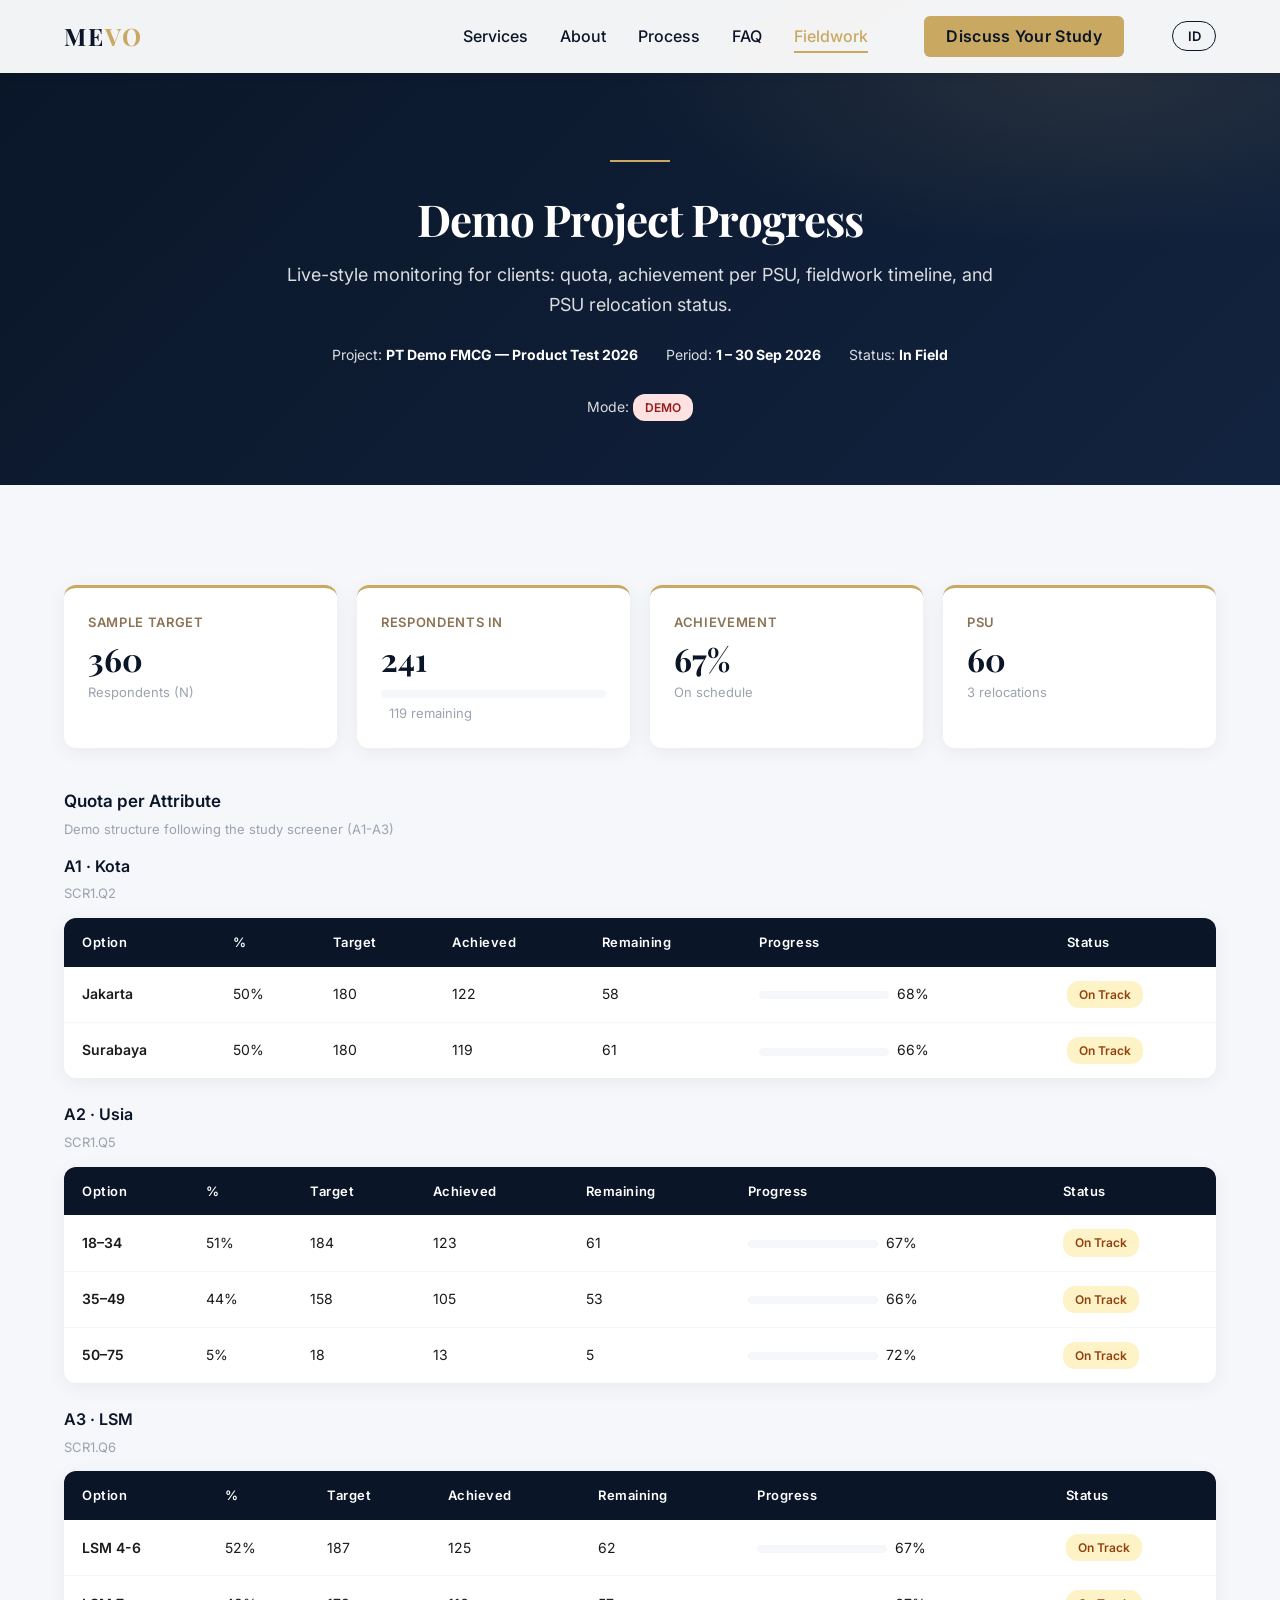
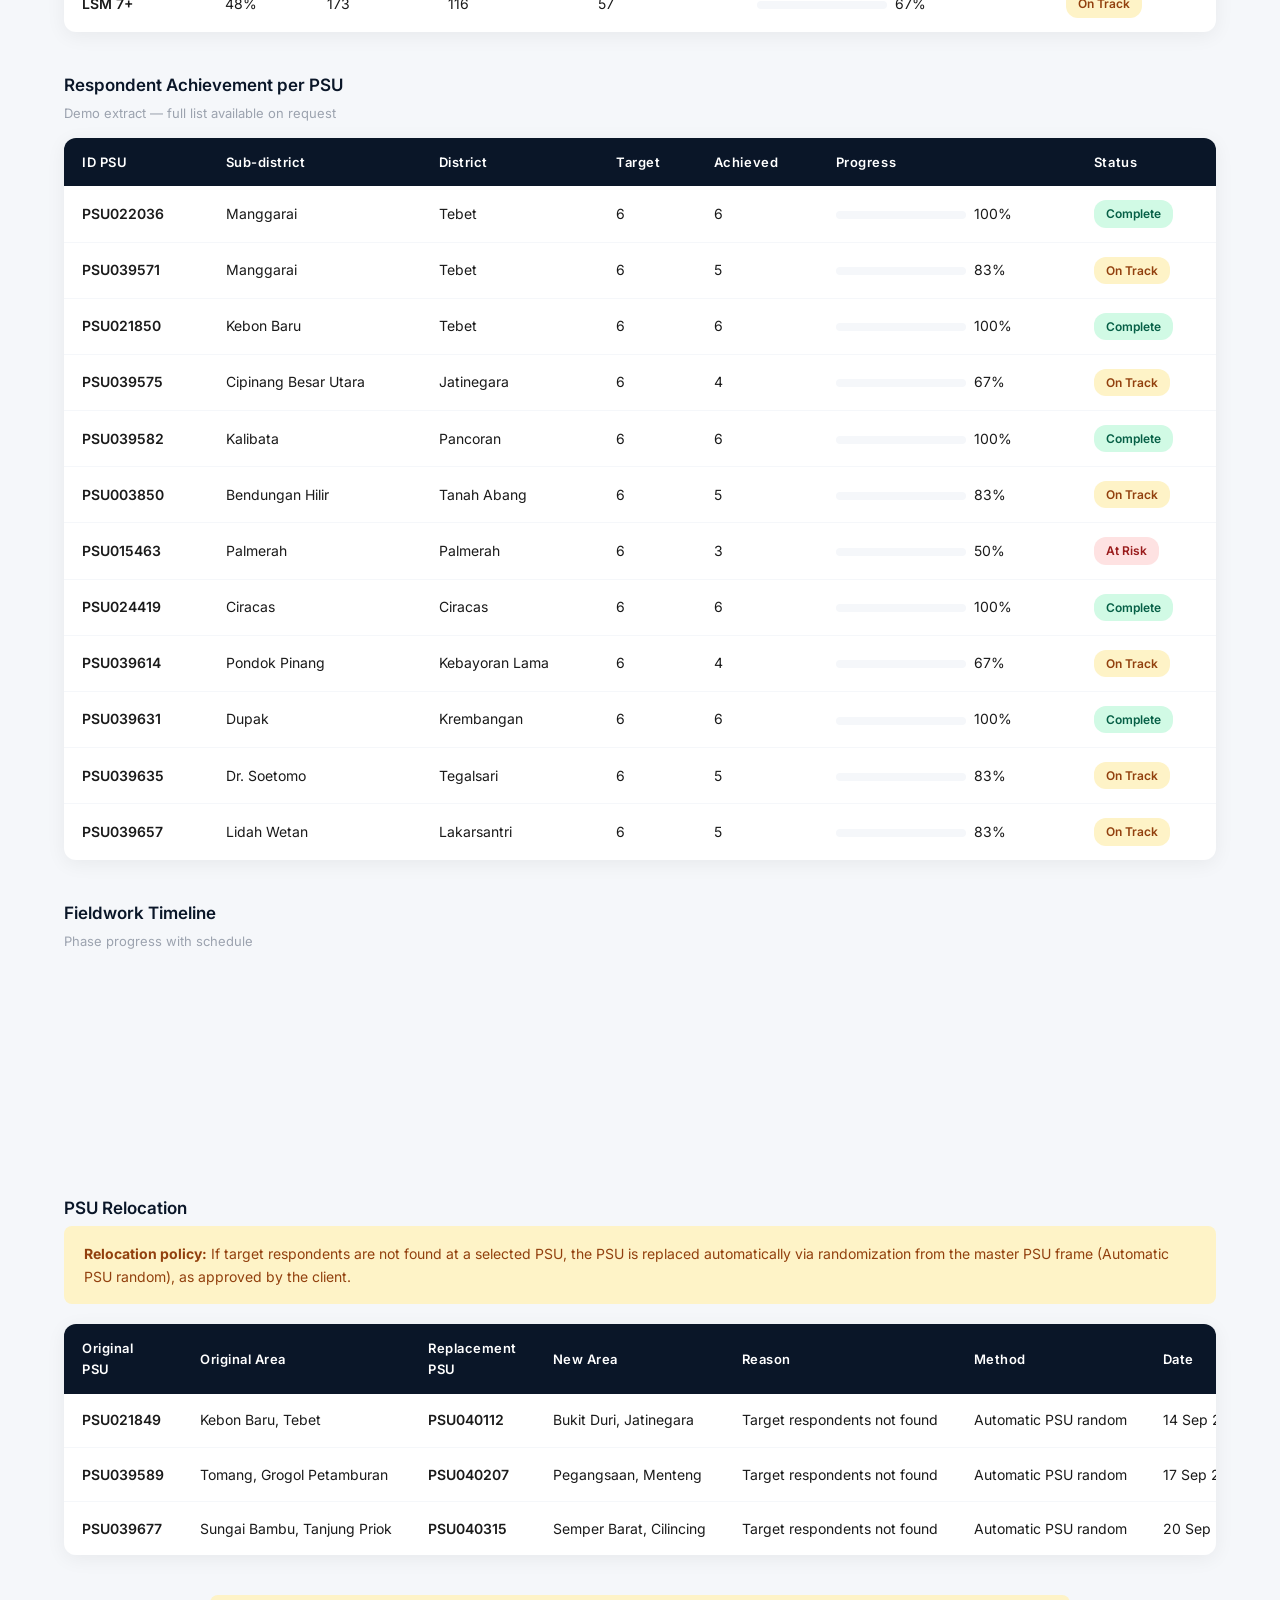
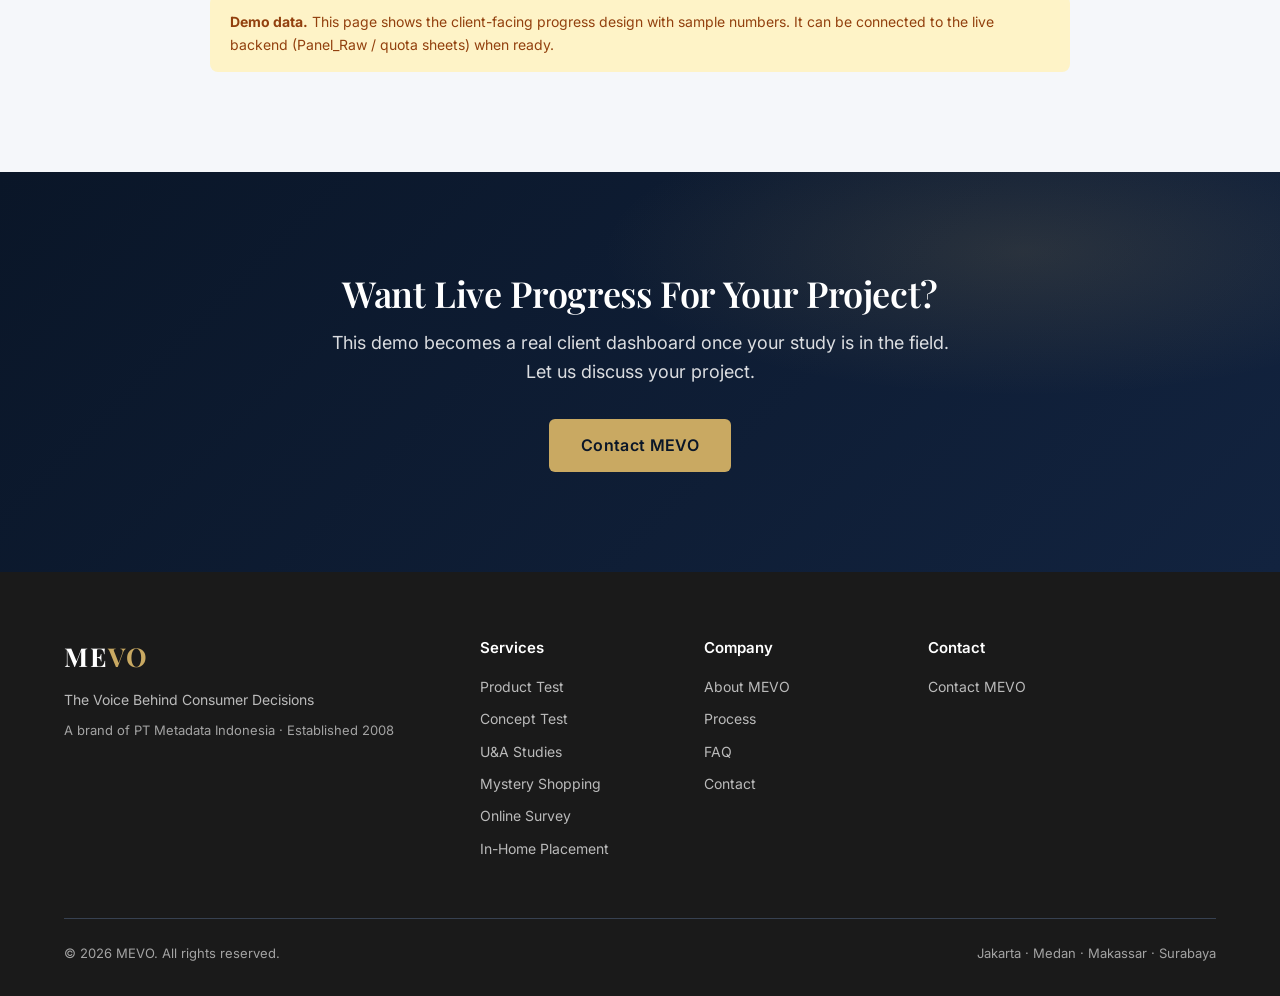
<file: progress.html>
<!DOCTYPE html>
<html lang="en">
<head>
<meta charset="UTF-8">
<meta name="viewport" content="width=device-width, initial-scale=1.0">
<link rel="preconnect" href="https://fonts.googleapis.com">
<link rel="preconnect" href="https://fonts.gstatic.com" crossorigin>
<link href="https://fonts.googleapis.com/css2?family=Playfair+Display:wght@400;600;700&family=Inter:wght@300;400;500;600&display=swap" rel="stylesheet">
<link rel="stylesheet" href="styles.css">
<title>Demo Progress — Project Monitoring | MEVO</title>
<meta name="description" content="MEVO demo project progress: quota achievement, respondent per PSU, fieldwork timeline, and approved automatic PSU relocation.">
<style>
/* Demo Progress */
.pg-echo{background:var(--navy);color:var(--white);border-radius:12px;padding:24px;margin-bottom:32px;font-size:14px;line-height:1.8}
.pg-echo strong{color:var(--gold)}
.pg-echo .pe-label{display:inline-block;min-width:200px;color:rgba(255,255,255,.75)}
.tl-wrap{display:flex;gap:12px;flex-wrap:wrap;margin-top:8px}
.tl-phase{flex:1;min-width:170px;background:var(--white);border-radius:12px;padding:20px 16px;box-shadow:0 4px 20px rgba(0,0,0,.06);border-top:4px solid var(--light);position:relative}
.tl-phase.done{border-top-color:#16A34A}
.tl-phase.current{border-top-color:var(--gold)}
.tl-phase .tl-name{font-weight:600;font-size:14px;color:var(--navy);margin-bottom:4px}
.tl-phase .tl-date{font-size:12px;color:var(--medium);margin-bottom:12px}
.tl-phase .tl-state{display:inline-block;font-size:11px;font-weight:600;padding:3px 10px;border-radius:10px;margin-bottom:10px}
.tl-phase.done .tl-state{background:#D1FAE5;color:#065F46}
.tl-phase.current .tl-state{background:#FEF3C7;color:#92400E}
.tl-phase.upcoming .tl-state{background:var(--soft);color:var(--medium)}
.move-banner{background:#FEF3C7;color:#92400E;border-radius:8px;padding:16px 20px;font-size:14px;line-height:1.65;margin-bottom:20px}
.status-chip{display:inline-block;padding:3px 10px;border-radius:10px;font-size:12px;font-weight:600;background:#FEF3C7;color:#92400E}
@media(max-width:767px){.tl-phase{min-width:100%}}
</style>
</head>
<body>
<header class="navbar" id="navbar">
  <div class="nav-container">
    <a href="index.html" class="nav-logo" aria-label="MEVO home">ME<span>VO</span></a>
    <nav class="nav-menu" aria-label="Main navigation">
      <a href="services.html" class="nav-link"><span data-en="Services" data-id="Layanan">Services</span></a>
      <a href="about.html" class="nav-link"><span data-en="About" data-id="Tentang">About</span></a>
      <a href="process.html" class="nav-link"><span data-en="Process" data-id="Proses">Process</span></a>
      <a href="faq.html" class="nav-link">FAQ</a>
      <a href="fieldwork.html" class="nav-link active">Fieldwork</a>
      <a href="contact.html" class="btn-primary nav-cta"><span data-en="Discuss Your Study" data-id="Diskusikan Studi Anda">Discuss Your Study</span></a>
      <button class="lang-switch" data-lang-toggle data-en="ID" data-id="EN" aria-label="Switch language">ID</button>
    </nav>
    <button class="nav-hamburger" id="hamburger" aria-label="Open menu" aria-expanded="false" aria-controls="mobileMenu"><span></span></button>
  </div>
</header>
<nav class="nav-mobile-menu" id="mobileMenu" aria-label="Mobile navigation">
  <a href="index.html" class="nav-mobile-link"><span data-en="Home" data-id="Beranda">Home</span></a>
  <a href="services.html" class="nav-mobile-link"><span data-en="Services" data-id="Layanan">Services</span></a>
  <a href="about.html" class="nav-mobile-link"><span data-en="About" data-id="Tentang">About</span></a>
  <a href="process.html" class="nav-mobile-link"><span data-en="Process" data-id="Proses">Process</span></a>
  <a href="faq.html" class="nav-mobile-link">FAQ</a>
  <a href="fieldwork.html" class="nav-mobile-link active">Fieldwork</a>
  <button class="nav-mobile-lang" data-lang-toggle data-en="Bahasa Indonesia" data-id="English">Bahasa Indonesia</button>
  <a href="contact.html" class="btn-primary" style="margin-top:12px"><span data-en="Discuss Your Study" data-id="Diskusikan Studi Anda">Discuss Your Study</span></a>
</nav>

<section class="page-hero" style="padding-bottom:56px">
  <div class="container page-hero-inner">
    <div class="divider-badge reveal"></div>
    <h1 class="reveal" style="transition-delay:.1s" data-en="Demo Project Progress" data-id="Demo Progress Proyek">Demo Project Progress</h1>
    <p class="reveal" style="transition-delay:.2s" data-en="Live-style monitoring for clients: quota, achievement per PSU, fieldwork timeline, and PSU relocation status." data-id="Pemantauan gaya-live untuk klien: kuota, capaian per PSU, timeline fieldwork, dan status perpindahan PSU.">Live-style monitoring for clients: quota, achievement per PSU, fieldwork timeline, and PSU relocation status.</p>
    <div class="study-meta reveal" style="transition-delay:.3s;margin-top:24px">
      <span>Project: <strong>PT Demo FMCG — Product Test 2026</strong></span>
      <span>Period: <strong>1 – 30 Sep 2026</strong></span>
      <span>Status: <strong>In Field</strong></span>
      <span>Mode: <strong><span class="status-badge risk">DEMO</span></strong></span>
    </div>
  </div>
</section>

<section class="section-soft">
  <div class="container">

    <div class="summary-cards">
      <div class="summary-card reveal" style="transition-delay:.05s">
        <div class="summary-label" data-en="Sample Target" data-id="Target Sample">Sample Target</div>
        <div class="summary-value">360</div>
        <div class="summary-sub" data-en="Respondents (N)" data-id="Responden (N)">Respondents (N)</div>
      </div>
      <div class="summary-card reveal" style="transition-delay:.1s">
        <div class="summary-label" data-en="Respondents In" data-id="Responden Masuk">Respondents In</div>
        <div class="summary-value">241</div>
        <div class="summary-sub"><span class="progress-track" style="width:100%"><span class="progress-fill" style="width:67%"></span></span>&nbsp; 119 remaining</div>
      </div>
      <div class="summary-card reveal" style="transition-delay:.15s">
        <div class="summary-label" data-en="Achievement" data-id="Achievement">Achievement</div>
        <div class="summary-value">67%</div>
        <div class="summary-sub" data-en="On schedule" data-id="Sesuai jadwal">On schedule</div>
      </div>
      <div class="summary-card reveal" style="transition-delay:.2s">
        <div class="summary-label">PSU</div>
        <div class="summary-value">60</div>
        <div class="summary-sub">3 <span data-en="relocations" data-id="perpindahan">relocations</span></div>
      </div>
    </div>

    <div class="attr-block reveal">
      <h3 data-en="Quota per Attribute" data-id="Kuota per Atribut">Quota per Attribute</h3>
      <p class="map-sub" data-en="Demo structure following the study screener (A1-A3)" data-id="Struktur demo mengikuti skreener studi (A1–A3)">Demo structure following the study screener (A1-A3)</p>
      <div id="quotaBlocks"></div>
    </div>

    <div class="attr-block reveal">
      <h3 data-en="Respondent Achievement per PSU" data-id="Achievement Responden per PSU">Respondent Achievement per PSU</h3>
      <p class="map-sub" data-en="Demo extract — full list available on request" data-id="Ekstrak demo — daftar lengkap tersedia atas permintaan">Demo extract — full list available on request</p>
      <div class="quota-table-wrap"><table class="quota-table">
        <thead><tr><th>ID PSU</th><th data-en="Sub-district" data-id="Kelurahan">Sub-district</th><th data-en="District" data-id="Kecamatan">District</th><th data-en="Target" data-id="Target">Target</th><th data-en="Achieved" data-id="Terkumpul">Achieved</th><th data-en="Progress" data-id="Progress">Progress</th><th>Status</th></tr></thead>
        <tbody id="psuBody"></tbody>
      </table></div>
    </div>

    <div class="attr-block reveal">
      <h3 data-en="Fieldwork Timeline" data-id="Timeline Fieldwork">Fieldwork Timeline</h3>
      <p class="map-sub" data-en="Phase progress with schedule" data-id="Progres tiap fase beserta jadwal">Phase progress with schedule</p>
      <div class="tl-wrap" id="tlWrap"></div>
    </div>

    <div class="attr-block reveal">
      <h3 data-en="PSU Relocation" data-id="Perpindahan PSU">PSU Relocation</h3>
      <div class="move-banner">
        <strong data-en="Relocation policy:" data-id="Kebijakan perpindahan:">Relocation policy:</strong>
        <span data-en="If target respondents are not found at a selected PSU, the PSU is replaced automatically via randomization from the master PSU frame (Automatic PSU random), as approved by the client." data-id="Apabila responden target tidak ditemukan pada PSU terpilih, PSU diganti secara otomatis melalui randomisasi dari frame master PSU (Automatic PSU random), sesuai persetujuan klien.">If target respondents are not found at a selected PSU, the PSU is replaced automatically via randomization from the master PSU frame (Automatic PSU random), as approved by the client.</span>
      </div>
      <div class="quota-table-wrap"><table class="quota-table">
        <thead><tr><th data-en="Original PSU" data-id="PSU Awal">Original PSU</th><th data-en="Original Area" data-id="Wilayah Awal">Original Area</th><th data-en="Replacement PSU" data-id="PSU Pengganti">Replacement PSU</th><th data-en="New Area" data-id="Wilayah Baru">New Area</th><th data-en="Reason" data-id="Alasan">Reason</th><th data-en="Method" data-id="Metode">Method</th><th data-en="Date" data-id="Tanggal">Date</th><th>Status</th></tr></thead>
        <tbody id="moveBody"></tbody>
      </table></div>
    </div>

    <div class="demo-note reveal">
      <strong>Demo data.</strong> <span data-en="This page shows the client-facing progress design with sample numbers. It can be connected to the live backend (Panel_Raw / quota sheets) when ready." data-id="Halaman ini menampilkan desain progress untuk klien dengan angka contoh. Dapat dihubungkan ke backend live (Panel_Raw / sheet kuota) kapan saja.">This page shows the client-facing progress design with sample numbers. It can be connected to the live backend (Panel_Raw / quota sheets) when ready.</span>
    </div>

  </div>
</section>

<section class="cta-band">
  <div class="container cta-inner reveal">
    <h2 data-en="Want Live Progress For Your Project?" data-id="Ingin Progress Live untuk Proyek Anda?">Want Live Progress For Your Project?</h2>
    <p data-en="This demo becomes a real client dashboard once your study is in the field. Let us discuss your project." data-id="Demo ini menjadi dashboard klien nyata begitu studi Anda berjalan. Mari diskusikan proyek Anda.">This demo becomes a real client dashboard once your study is in the field. Let us discuss your project.</p>
    <a href="contact.html" class="btn-primary"><span data-en="Contact MEVO" data-id="Kontak MEVO">Contact MEVO</span></a>
  </div>
</section>

<footer>
  <div class="container">
    <div class="footer-grid">
      <div class="footer-brand">
        <div class="logo">ME<span>VO</span></div>
        <p class="footer-tagline" data-en="The Voice Behind Consumer Decisions" data-id="Suara di Balik Keputusan Konsumen">The Voice Behind Consumer Decisions</p>
        <p class="footer-parent" data-en="A brand of PT Metadata Indonesia · Established 2008" data-id="Merek dari PT Metadata Indonesia · Berdiri sejak 2008">A brand of PT Metadata Indonesia · Established 2008</p>
      </div>
      <div class="footer-col">
        <h4 data-en="Services" data-id="Layanan">Services</h4>
        <a href="services.html"><span data-en="Product Test" data-id="Uji Produk">Product Test</span></a>
        <a href="services.html"><span data-en="Concept Test" data-id="Uji Konsep">Concept Test</span></a>
        <a href="services.html"><span data-en="U&amp;A Studies" data-id="Studi U&amp;A">U&amp;A Studies</span></a>
        <a href="services.html"><span data-en="Mystery Shopping" data-id="Mystery Shopping">Mystery Shopping</span></a>
        <a href="services.html"><span data-en="Online Survey" data-id="Survei Online">Online Survey</span></a>
        <a href="services.html"><span data-en="In-Home Placement" data-id="Penempatan di Rumah">In-Home Placement</span></a>
      </div>
      <div class="footer-col">
        <h4 data-en="Company" data-id="Perusahaan">Company</h4>
        <a href="about.html"><span data-en="About MEVO" data-id="Tentang MEVO">About MEVO</span></a>
        <a href="process.html"><span data-en="Process" data-id="Proses">Process</span></a>
        <a href="faq.html">FAQ</a>
        <a href="contact.html"><span data-en="Contact" data-id="Kontak">Contact</span></a>
      </div>
      <div class="footer-col">
        <h4 data-en="Contact" data-id="Kontak">Contact</h4>
        <a href="contact.html"><span data-en="Contact MEVO" data-id="Kontak MEVO">Contact MEVO</span></a>
      </div>
    </div>
    <div class="footer-bottom">
      <span>&copy; 2026 MEVO. <span data-en="All rights reserved." data-id="Hak cipta dilindungi.">All rights reserved.</span></span>
      <span>Jakarta · Medan · Makassar · Surabaya</span>
    </div>
  </div>
</footer>
<script src="main.js"></script>
<script>
// progress.html — v2026.09.21-1 (demo data)
function esc(s){ return String(s==null?'':s).replace(/[&<>"]/g,function(c){return{'&':'&amp;','<':'&lt;','>':'&gt;','"':'&quot;'}[c];}); }
function pctBar(done, total){
  var pct = total ? Math.round(done/total*100) : 0;
  var color = pct >= 100 ? '#16A34A' : 'var(--gold)';
  return '<span class="progress-track" style="width:130px"><span class="progress-fill" style="width:'+pct+'%;background:'+color+'"></span></span>&nbsp; '+pct+'%';
}
function badge(done, total){
  var pct = total ? done/total : 0;
  var cls = done >= total ? 'complete' : (pct < 0.6 ? 'risk' : 'ontrack');
  var txt = done >= total ? 'Complete' : (pct < 0.6 ? 'At Risk' : 'On Track');
  return '<span class="status-badge '+cls+'">'+txt+'</span>';
}

var QUOTA = [
  { code:'A1', name:'Kota', ref:'SCR1.Q2', options:[
    {label:'Jakarta', pct:50, target:180, done:122},
    {label:'Surabaya', pct:50, target:180, done:119} ]},
  { code:'A2', name:'Usia', ref:'SCR1.Q5', options:[
    {label:'18–34', pct:51, target:184, done:123},
    {label:'35–49', pct:44, target:158, done:105},
    {label:'50–75', pct:5, target:18, done:13} ]},
  { code:'A3', name:'LSM', ref:'SCR1.Q6', options:[
    {label:'LSM 4-6', pct:52, target:187, done:125},
    {label:'LSM 7+', pct:48, target:173, done:116} ]},
];

var PSU = [
  {id:'PSU022036', kel:'Manggarai', kec:'Tebet', target:6, done:6},
  {id:'PSU039571', kel:'Manggarai', kec:'Tebet', target:6, done:5},
  {id:'PSU021850', kel:'Kebon Baru', kec:'Tebet', target:6, done:6},
  {id:'PSU039575', kel:'Cipinang Besar Utara', kec:'Jatinegara', target:6, done:4},
  {id:'PSU039582', kel:'Kalibata', kec:'Pancoran', target:6, done:6},
  {id:'PSU003850', kel:'Bendungan Hilir', kec:'Tanah Abang', target:6, done:5},
  {id:'PSU015463', kel:'Palmerah', kec:'Palmerah', target:6, done:3},
  {id:'PSU024419', kel:'Ciracas', kec:'Ciracas', target:6, done:6},
  {id:'PSU039614', kel:'Pondok Pinang', kec:'Kebayoran Lama', target:6, done:4},
  {id:'PSU039631', kel:'Dupak', kec:'Krembangan', target:6, done:6},
  {id:'PSU039635', kel:'Dr. Soetomo', kec:'Tegalsari', target:6, done:5},
  {id:'PSU039657', kel:'Lidah Wetan', kec:'Lakarsantri', target:6, done:5}
];

var TIMELINE = [
  {name:'Rekrutmen', en:'Recruitment', date:'1–5 Sep', state:'done', pct:100},
  {name:'Penempatan Produk', en:'Product Placement', date:'6–8 Sep', state:'done', pct:100},
  {name:'Pengumpulan Data', en:'Data Collection', date:'9–25 Sep', state:'current', pct:62},
  {name:'QC & Validasi', en:'QC & Validation', date:'26–28 Sep', state:'upcoming', pct:0},
  {name:'Penyerahan', en:'Delivery', date:'29–30 Sep', state:'upcoming', pct:0}
];

var MOVES = [
  {from:'PSU021849', fromArea:'Kebon Baru, Tebet', to:'PSU040112', toArea:'Bukit Duri, Jatinegara', reason:'Responden target tidak ditemukan', enReason:'Target respondents not found', method:'Automatic PSU random', date:'14 Sep 2026'},
  {from:'PSU039589', fromArea:'Tomang, Grogol Petamburan', to:'PSU040207', toArea:'Pegangsaan, Menteng', reason:'Responden target tidak ditemukan', enReason:'Target respondents not found', method:'Automatic PSU random', date:'17 Sep 2026'},
  {from:'PSU039677', fromArea:'Sungai Bambu, Tanjung Priok', to:'PSU040315', toArea:'Semper Barat, Cilincing', reason:'Responden target tidak ditemukan', enReason:'Target respondents not found', method:'Automatic PSU random', date:'20 Sep 2026'}
];

// render quota
document.getElementById('quotaBlocks').innerHTML = QUOTA.map(function(a){
  var rows = a.options.map(function(o){
    return '<tr><td class="cell-group">'+esc(o.label)+'</td><td>'+o.pct+'%</td><td>'+o.target+'</td><td>'+o.done+'</td><td>'+Math.max(0,o.target-o.done)+'</td><td>'+pctBar(o.done,o.target)+'</td><td>'+badge(o.done,o.target)+'</td></tr>';
  }).join('');
  return '<div style="margin-bottom:24px"><h3 style="font-size:16px">'+a.code+' · '+esc(a.name)+'</h3>'+
    '<p class="map-sub">'+a.ref+'</p>'+
    '<div class="quota-table-wrap"><table class="quota-table"><thead><tr><th data-en="Option" data-id="Opsi">Option</th><th>%</th><th data-en="Target" data-id="Target">Target</th><th data-en="Achieved" data-id="Terkumpul">Achieved</th><th data-en="Remaining" data-id="Sisa">Remaining</th><th data-en="Progress" data-id="Progress">Progress</th><th>Status</th></tr></thead><tbody>'+
    rows +'</tbody></table></div></div>';
}).join('');

// render PSU achievement
document.getElementById('psuBody').innerHTML = PSU.map(function(p){
  return '<tr><td class="cell-group">'+esc(p.id)+'</td><td>'+esc(p.kel)+'</td><td>'+esc(p.kec)+'</td><td>'+p.target+'</td><td>'+p.done+'</td><td>'+pctBar(p.done,p.target)+'</td><td>'+badge(p.done,p.target)+'</td></tr>';
}).join('');

// render timeline
document.getElementById('tlWrap').innerHTML = TIMELINE.map(function(t){
  var stateTxt = t.state==='done' ? 'Selesai' : (t.state==='current' ? 'Berjalan' : 'Akan datang');
  return '<div class="tl-phase '+t.state+' reveal">'+
    '<span class="tl-state">'+stateTxt+'</span>'+
    '<div class="tl-name">'+t.name+'</div>'+
    '<div class="tl-date">'+t.date+'</div>'+
    '<span class="progress-track" style="width:100%"><span class="progress-fill" style="width:'+t.pct+'%;background:'+(t.state==='done'?'#16A34A':'var(--gold)')+'"></span></span>&nbsp; '+t.pct+'%'+
    '</div>';
}).join('');

// render PSU relocation
document.getElementById('moveBody').innerHTML = MOVES.map(function(m){
  return '<tr><td class="cell-group">'+esc(m.from)+'</td><td>'+esc(m.fromArea)+'</td><td class="cell-group">'+esc(m.to)+'</td><td>'+esc(m.toArea)+'</td>'+
    '<td><span data-en="'+esc(m.enReason)+'" data-id="'+esc(m.reason)+'">'+esc(m.reason)+'</span></td>'+
    '<td>'+esc(m.method)+'</td><td>'+esc(m.date)+'</td><td><span class="status-chip" data-en="Approved by Client" data-id="Disetujui Klien">Disetujui Klien</span></td></tr>';
}).join('');
</script>
</body>
</html>
</file>
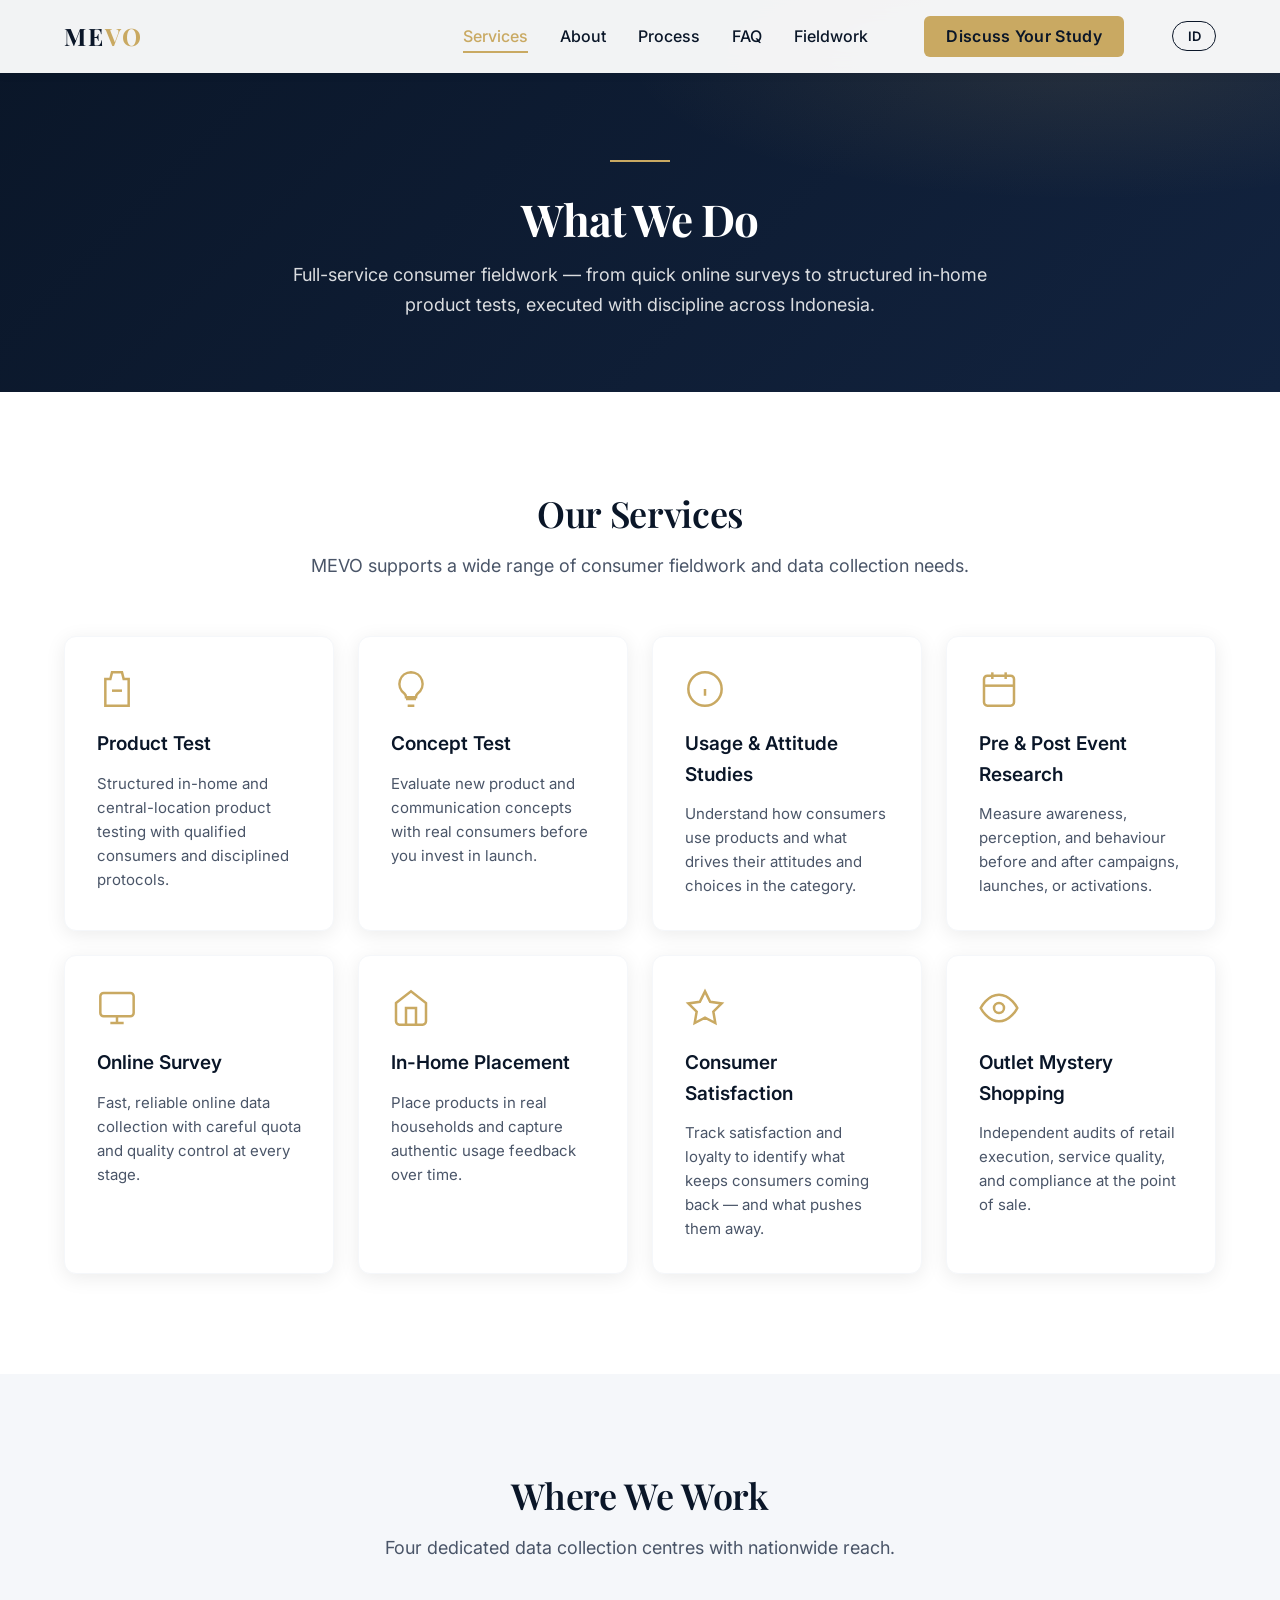
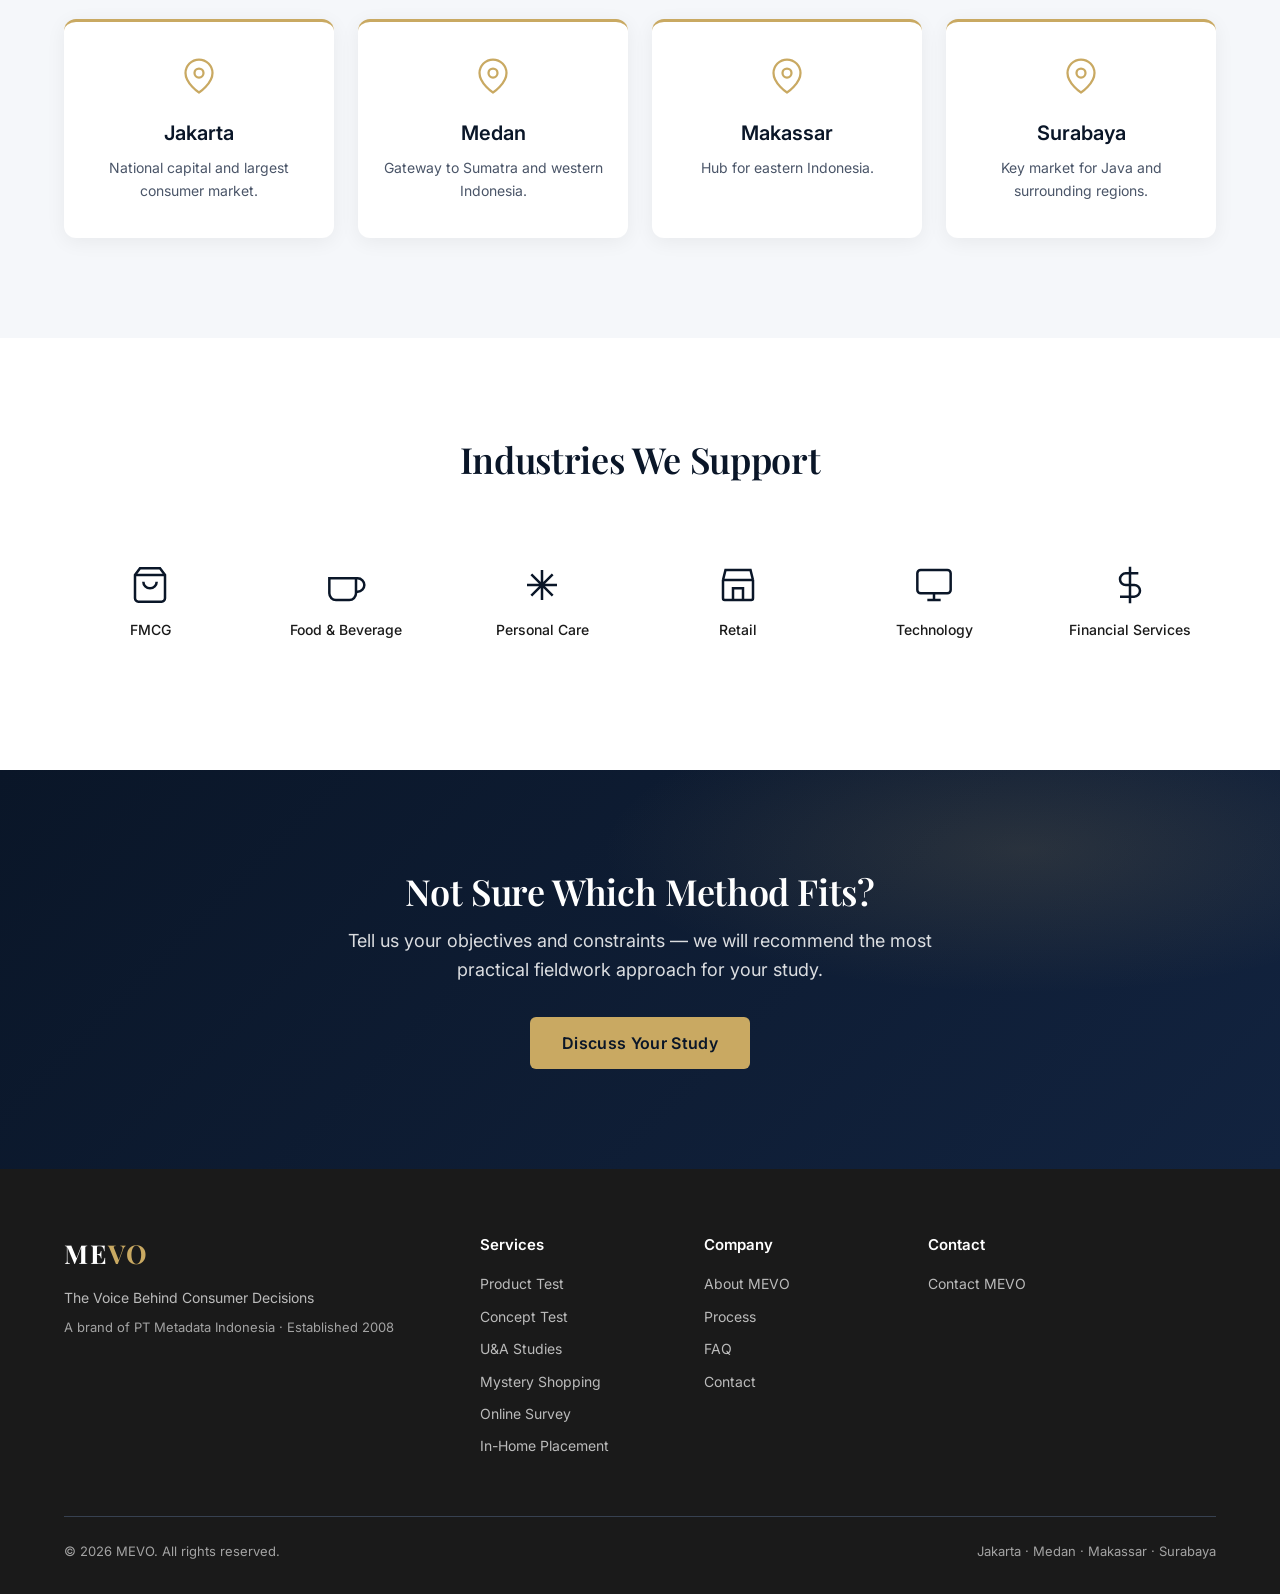
<file: services.html>
<!DOCTYPE html>
<html lang="en">
<head>
<meta charset="UTF-8">
<meta name="viewport" content="width=device-width, initial-scale=1.0">
<link rel="preconnect" href="https://fonts.googleapis.com">
<link rel="preconnect" href="https://fonts.gstatic.com" crossorigin>
<link href="https://fonts.googleapis.com/css2?family=Playfair+Display:wght@400;600;700&family=Inter:wght@300;400;500;600&display=swap" rel="stylesheet">
<link rel="stylesheet" href="styles.css">
<title>Services — MEVO</title>
<meta name="description" content="Product tests, concept tests, U&A studies, online surveys, in-home placements, mystery shopping and more — MEVO consumer fieldwork services across Indonesia.">
</head>
<body>
<header class="navbar" id="navbar">
  <div class="nav-container">
    <a href="index.html" class="nav-logo" aria-label="MEVO home">ME<span>VO</span></a>
    <nav class="nav-menu" aria-label="Main navigation">
      <a href="services.html" class="nav-link active"><span data-en="Services" data-id="Layanan">Services</span></a>
      <a href="about.html" class="nav-link"><span data-en="About" data-id="Tentang">About</span></a>
      <a href="process.html" class="nav-link"><span data-en="Process" data-id="Proses">Process</span></a>
      <a href="faq.html" class="nav-link">FAQ</a>
      <a href="fieldwork.html" class="nav-link">Fieldwork</a>
      <a href="contact.html" class="btn-primary nav-cta"><span data-en="Discuss Your Study" data-id="Diskusikan Studi Anda">Discuss Your Study</span></a>
      <button class="lang-switch" data-lang-toggle data-en="ID" data-id="EN" aria-label="Switch language">ID</button>
    </nav>
    <button class="nav-hamburger" id="hamburger" aria-label="Open menu" aria-expanded="false" aria-controls="mobileMenu">
      <span></span>
    </button>
  </div>
</header>

<nav class="nav-mobile-menu" id="mobileMenu" aria-label="Mobile navigation">
  <a href="index.html" class="nav-mobile-link"><span data-en="Home" data-id="Beranda">Home</span></a>
  <a href="services.html" class="nav-mobile-link active"><span data-en="Services" data-id="Layanan">Services</span></a>
  <a href="about.html" class="nav-mobile-link"><span data-en="About" data-id="Tentang">About</span></a>
  <a href="process.html" class="nav-mobile-link"><span data-en="Process" data-id="Proses">Process</span></a>
  <a href="faq.html" class="nav-mobile-link">FAQ</a>
  <a href="fieldwork.html" class="nav-mobile-link">Fieldwork</a>
  <button class="nav-mobile-lang" data-lang-toggle data-en="Bahasa Indonesia" data-id="English">Bahasa Indonesia</button>
  <a href="contact.html" class="btn-primary" style="margin-top:12px"><span data-en="Discuss Your Study" data-id="Diskusikan Studi Anda">Discuss Your Study</span></a>
</nav>

<section class="page-hero">
  <div class="container page-hero-inner">
    <div class="divider-badge reveal"></div>
    <h1 class="reveal" style="transition-delay:.1s" data-en="What We Do" data-id="Apa yang Kami Kerjakan">What We Do</h1>
    <p class="reveal" style="transition-delay:.2s" data-en="Full-service consumer fieldwork — from quick online surveys to structured in-home product tests, executed with discipline across Indonesia." data-id="Kerja lapangan konsumen lengkap — dari survei online cepat hingga uji produk terstruktur di rumah, dijalankan dengan disiplin di seluruh Indonesia.">Full-service consumer fieldwork — from quick online surveys to structured in-home product tests, executed with discipline across Indonesia.</p>
  </div>
</section>

<section>
  <div class="container">
    <div class="section-head reveal">
      <h2 data-en="Our Services" data-id="Layanan Kami">Our Services</h2>
      <p data-en="MEVO supports a wide range of consumer fieldwork and data collection needs." data-id="MEVO mendukung berbagai kebutuhan kerja lapangan konsumen dan pengumpulan data.">MEVO supports a wide range of consumer fieldwork and data collection needs.</p>
    </div>
    <div class="grid-services">
      <div class="card reveal" style="transition-delay:.5s">
        <svg class="card-icon" viewBox="0 0 24 24" fill="none" stroke="currentColor" stroke-width="1.5"><path d="M9 2h6l1 4h3v16H5V6h3l1-4z"/><line x1="9" y1="13" x2="15" y2="13"/></svg>
        <div class="card-title"><span data-en="Product Test" data-id="Uji Produk">Product Test</span></div>
        <p class="card-desc" data-en="Structured in-home and central-location product testing with qualified consumers and disciplined protocols." data-id="Uji produk terstruktur di rumah dan lokasi terpusat dengan konsumen terkualifikasi dan protokol disiplin.">Structured in-home and central-location product testing with qualified consumers and disciplined protocols.</p>
      </div>
      <div class="card reveal" style="transition-delay:.10s">
        <svg class="card-icon" viewBox="0 0 24 24" fill="none" stroke="currentColor" stroke-width="1.5"><path d="M9 18h6M10 22h4M12 2a7 7 0 00-4 12.7c.6.5 1 1.3 1 2.1V17h6v-.2c0-.8.4-1.6 1-2.1A7 7 0 0012 2z"/></svg>
        <div class="card-title"><span data-en="Concept Test" data-id="Uji Konsep">Concept Test</span></div>
        <p class="card-desc" data-en="Evaluate new product and communication concepts with real consumers before you invest in launch." data-id="Evaluasi konsep produk dan komunikasi baru dengan konsumen nyata sebelum Anda berinvestasi untuk peluncuran.">Evaluate new product and communication concepts with real consumers before you invest in launch.</p>
      </div>
      <div class="card reveal" style="transition-delay:.15s">
        <svg class="card-icon" viewBox="0 0 24 24" fill="none" stroke="currentColor" stroke-width="1.5"><circle cx="12" cy="12" r="10"/><path d="M12 16v-4M12 8h.01"/></svg>
        <div class="card-title"><span data-en="Usage &amp; Attitude Studies" data-id="Studi Penggunaan &amp; Sikap">Usage &amp; Attitude Studies</span></div>
        <p class="card-desc" data-en="Understand how consumers use products and what drives their attitudes and choices in the category." data-id="Pahami bagaimana konsumen menggunakan produk dan apa yang mendorong sikap serta pilihan mereka di kategori.">Understand how consumers use products and what drives their attitudes and choices in the category.</p>
      </div>
      <div class="card reveal" style="transition-delay:.20s">
        <svg class="card-icon" viewBox="0 0 24 24" fill="none" stroke="currentColor" stroke-width="1.5"><rect x="3" y="4" width="18" height="18" rx="2"/><line x1="16" y1="2" x2="16" y2="6"/><line x1="8" y1="2" x2="8" y2="6"/><line x1="3" y1="10" x2="21" y2="10"/></svg>
        <div class="card-title"><span data-en="Pre &amp; Post Event Research" data-id="Riset Pra &amp; Pasca Acara">Pre &amp; Post Event Research</span></div>
        <p class="card-desc" data-en="Measure awareness, perception, and behaviour before and after campaigns, launches, or activations." data-id="Ukur kesadaran, persepsi, dan perilaku sebelum dan sesudah kampanye, peluncuran, atau aktivasi.">Measure awareness, perception, and behaviour before and after campaigns, launches, or activations.</p>
      </div>
      <div class="card reveal" style="transition-delay:.25s">
        <svg class="card-icon" viewBox="0 0 24 24" fill="none" stroke="currentColor" stroke-width="1.5"><rect x="2" y="3" width="20" height="14" rx="2"/><line x1="8" y1="21" x2="16" y2="21"/><line x1="12" y1="17" x2="12" y2="21"/></svg>
        <div class="card-title"><span data-en="Online Survey" data-id="Survei Online">Online Survey</span></div>
        <p class="card-desc" data-en="Fast, reliable online data collection with careful quota and quality control at every stage." data-id="Pengumpulan data online cepat dan andal dengan kontrol kuota dan kualitas yang cermat di setiap tahap.">Fast, reliable online data collection with careful quota and quality control at every stage.</p>
      </div>
      <div class="card reveal" style="transition-delay:.30s">
        <svg class="card-icon" viewBox="0 0 24 24" fill="none" stroke="currentColor" stroke-width="1.5"><path d="M3 9l9-7 9 7v11a2 2 0 01-2 2H5a2 2 0 01-2-2z"/><path d="M9 22V12h6v10"/></svg>
        <div class="card-title"><span data-en="In-Home Placement" data-id="Penempatan di Rumah">In-Home Placement</span></div>
        <p class="card-desc" data-en="Place products in real households and capture authentic usage feedback over time." data-id="Tempatkan produk di rumah tangga nyata dan tangkap umpan balik pemakaian yang autentik dari waktu ke waktu.">Place products in real households and capture authentic usage feedback over time.</p>
      </div>
      <div class="card reveal" style="transition-delay:.35s">
        <svg class="card-icon" viewBox="0 0 24 24" fill="none" stroke="currentColor" stroke-width="1.5"><path d="M12 2l3.09 6.26L22 9.27l-5 4.87 1.18 6.88L12 17.77l-6.18 3.25L7 14.14 2 9.27l6.91-1.01z"/></svg>
        <div class="card-title"><span data-en="Consumer Satisfaction" data-id="Kepuasan Konsumen">Consumer Satisfaction</span></div>
        <p class="card-desc" data-en="Track satisfaction and loyalty to identify what keeps consumers coming back — and what pushes them away." data-id="Lacak kepuasan dan loyalitas untuk mengidentifikasi apa yang membuat konsumen kembali — dan apa yang membuat mereka pergi.">Track satisfaction and loyalty to identify what keeps consumers coming back — and what pushes them away.</p>
      </div>
      <div class="card reveal" style="transition-delay:.40s">
        <svg class="card-icon" viewBox="0 0 24 24" fill="none" stroke="currentColor" stroke-width="1.5"><path d="M1 12s4-8 11-8 11 8 11 8-4 8-11 8-11-8-11-8z"/><circle cx="12" cy="12" r="3"/></svg>
        <div class="card-title"><span data-en="Outlet Mystery Shopping" data-id="Mystery Shopping Outlet">Outlet Mystery Shopping</span></div>
        <p class="card-desc" data-en="Independent audits of retail execution, service quality, and compliance at the point of sale." data-id="Audit independen terhadap eksekusi ritel, kualitas layanan, dan kepatuhan di titik penjualan.">Independent audits of retail execution, service quality, and compliance at the point of sale.</p>
      </div>
    </div>
  </div>
</section>

<section class="section-soft">
  <div class="container">
    <div class="section-head reveal">
      <h2 data-en="Where We Work" data-id="Di Mana Kami Bekerja">Where We Work</h2>
      <p data-en="Four dedicated data collection centres with nationwide reach." data-id="Empat pusat pengumpulan data khusus dengan jangkauan nasional.">Four dedicated data collection centres with nationwide reach.</p>
    </div>
    <div class="grid-cities">
      <div class="city-card reveal" style="transition-delay:.5s">
        <svg class="city-pin" viewBox="0 0 24 24" fill="none" stroke="currentColor" stroke-width="1.5"><path d="M21 10c0 7-9 13-9 13s-9-6-9-13a9 9 0 0118 0z"/><circle cx="12" cy="10" r="3"/></svg>
        <div class="city-name">Jakarta</div>
        <p class="city-desc" data-en="National capital and largest consumer market." data-id="Ibu kota negara dan pasar konsumen terbesar">National capital and largest consumer market.</p>
      </div>
      <div class="city-card reveal" style="transition-delay:.10s">
        <svg class="city-pin" viewBox="0 0 24 24" fill="none" stroke="currentColor" stroke-width="1.5"><path d="M21 10c0 7-9 13-9 13s-9-6-9-13a9 9 0 0118 0z"/><circle cx="12" cy="10" r="3"/></svg>
        <div class="city-name">Medan</div>
        <p class="city-desc" data-en="Gateway to Sumatra and western Indonesia." data-id="Gerbang Sumatera dan Indonesia bagian barat">Gateway to Sumatra and western Indonesia.</p>
      </div>
      <div class="city-card reveal" style="transition-delay:.15s">
        <svg class="city-pin" viewBox="0 0 24 24" fill="none" stroke="currentColor" stroke-width="1.5"><path d="M21 10c0 7-9 13-9 13s-9-6-9-13a9 9 0 0118 0z"/><circle cx="12" cy="10" r="3"/></svg>
        <div class="city-name">Makassar</div>
        <p class="city-desc" data-en="Hub for eastern Indonesia." data-id="Pusat mobilitas Indonesia bagian timur">Hub for eastern Indonesia.</p>
      </div>
      <div class="city-card reveal" style="transition-delay:.20s">
        <svg class="city-pin" viewBox="0 0 24 24" fill="none" stroke="currentColor" stroke-width="1.5"><path d="M21 10c0 7-9 13-9 13s-9-6-9-13a9 9 0 0118 0z"/><circle cx="12" cy="10" r="3"/></svg>
        <div class="city-name">Surabaya</div>
        <p class="city-desc" data-en="Key market for Java and surrounding regions." data-id="Pasar kunci untuk Jawa dan sekitarnya">Key market for Java and surrounding regions.</p>
      </div>
    </div>
  </div>
</section>

<section>
  <div class="container">
    <div class="section-head reveal">
      <h2 data-en="Industries We Support" data-id="Industri yang Kami Layani">Industries We Support</h2>
    </div>
    <div class="grid-industries">
      <div class="industry reveal" style="transition-delay:.5s">
        <svg viewBox="0 0 24 24" fill="none" stroke="currentColor" stroke-width="1.5"><path d="M6 2L3 6v14a2 2 0 002 2h14a2 2 0 002-2V6l-3-4z"/><line x1="3" y1="6" x2="21" y2="6"/><path d="M16 10a4 4 0 01-8 0"/></svg>
        <span data-en="FMCG" data-id="FMCG">FMCG</span>
      </div>
      <div class="industry reveal" style="transition-delay:.10s">
        <svg viewBox="0 0 24 24" fill="none" stroke="currentColor" stroke-width="1.5"><path d="M18 8h1a4 4 0 010 8h-1M2 8h16v9a4 4 0 01-4 4H6a4 4 0 01-4-4V8z"/></svg>
        <span data-en="Food &amp; Beverage" data-id="Makanan &amp; Minuman">Food &amp; Beverage</span>
      </div>
      <div class="industry reveal" style="transition-delay:.15s">
        <svg viewBox="0 0 24 24" fill="none" stroke="currentColor" stroke-width="1.5"><path d="M12 3v18M3 12h18M5.6 5.6l12.8 12.8M18.4 5.6L5.6 18.4"/></svg>
        <span data-en="Personal Care" data-id="Perawatan Pribadi">Personal Care</span>
      </div>
      <div class="industry reveal" style="transition-delay:.20s">
        <svg viewBox="0 0 24 24" fill="none" stroke="currentColor" stroke-width="1.5"><path d="M3 9l1.5-6h15L21 9M3 9v11a1 1 0 001 1h16a1 1 0 001-1V9M3 9h18M9 21v-7h6v7"/></svg>
        <span data-en="Retail" data-id="Ritel">Retail</span>
      </div>
      <div class="industry reveal" style="transition-delay:.25s">
        <svg viewBox="0 0 24 24" fill="none" stroke="currentColor" stroke-width="1.5"><rect x="2" y="3" width="20" height="14" rx="2"/><line x1="8" y1="21" x2="16" y2="21"/><line x1="12" y1="17" x2="12" y2="21"/></svg>
        <span data-en="Technology" data-id="Teknologi">Technology</span>
      </div>
      <div class="industry reveal" style="transition-delay:.30s">
        <svg viewBox="0 0 24 24" fill="none" stroke="currentColor" stroke-width="1.5"><path d="M12 1v22M17 5H9.5a3.5 3.5 0 000 7h5a3.5 3.5 0 010 7H6"/></svg>
        <span data-en="Financial Services" data-id="Jasa Keuangan">Financial Services</span>
      </div>
    </div>
  </div>
</section>

<section class="cta-band">
  <div class="container cta-inner reveal">
    <h2 data-en="Not Sure Which Method Fits?" data-id="Bingung Memilih Metode?">Not Sure Which Method Fits?</h2>
    <p data-en="Tell us your objectives and constraints — we will recommend the most practical fieldwork approach for your study." data-id="Ceritakan tujuan dan kendala Anda — kami akan merekomendasikan pendekatan kerja lapangan yang paling praktis untuk studi Anda.">Tell us your objectives and constraints — we will recommend the most practical fieldwork approach for your study.</p>
    <a href="contact.html" class="btn-primary"><span data-en="Discuss Your Study" data-id="Diskusikan Studi Anda">Discuss Your Study</span></a>
  </div>
</section>

<footer>
  <div class="container">
    <div class="footer-grid">
      <div class="footer-brand">
        <div class="logo">ME<span>VO</span></div>
        <p class="footer-tagline" data-en="The Voice Behind Consumer Decisions" data-id="Suara di Balik Keputusan Konsumen">The Voice Behind Consumer Decisions</p>
        <p class="footer-parent" data-en="A brand of PT Metadata Indonesia · Established 2008" data-id="Merek dari PT Metadata Indonesia · Berdiri sejak 2008">A brand of PT Metadata Indonesia · Established 2008</p>
      </div>
      <div class="footer-col">
        <h4 data-en="Services" data-id="Layanan">Services</h4>
        <a href="services.html"><span data-en="Product Test" data-id="Uji Produk">Product Test</span></a>
        <a href="services.html"><span data-en="Concept Test" data-id="Uji Konsep">Concept Test</span></a>
        <a href="services.html"><span data-en="U&amp;A Studies" data-id="Studi U&amp;A">U&amp;A Studies</span></a>
        <a href="services.html"><span data-en="Mystery Shopping" data-id="Mystery Shopping">Mystery Shopping</span></a>
        <a href="services.html"><span data-en="Online Survey" data-id="Survei Online">Online Survey</span></a>
        <a href="services.html"><span data-en="In-Home Placement" data-id="Penempatan di Rumah">In-Home Placement</span></a>
      </div>
      <div class="footer-col">
        <h4 data-en="Company" data-id="Perusahaan">Company</h4>
        <a href="about.html"><span data-en="About MEVO" data-id="Tentang MEVO">About MEVO</span></a>
        <a href="process.html"><span data-en="Process" data-id="Proses">Process</span></a>
        <a href="faq.html">FAQ</a>
        <a href="contact.html"><span data-en="Contact" data-id="Kontak">Contact</span></a>
      </div>
      <div class="footer-col">
        <h4 data-en="Contact" data-id="Kontak">Contact</h4>
        <a href="contact.html"><span data-en="Contact MEVO" data-id="Kontak MEVO">Contact MEVO</span></a>
      </div>
    </div>
    <div class="footer-bottom">
      <span>&copy; 2026 MEVO. <span data-en="All rights reserved." data-id="Hak cipta dilindungi.">All rights reserved.</span></span>
      <span>Jakarta · Medan · Makassar · Surabaya</span>
    </div>
  </div>
</footer>
<script src="main.js"></script>

</body>
</html>
</file>
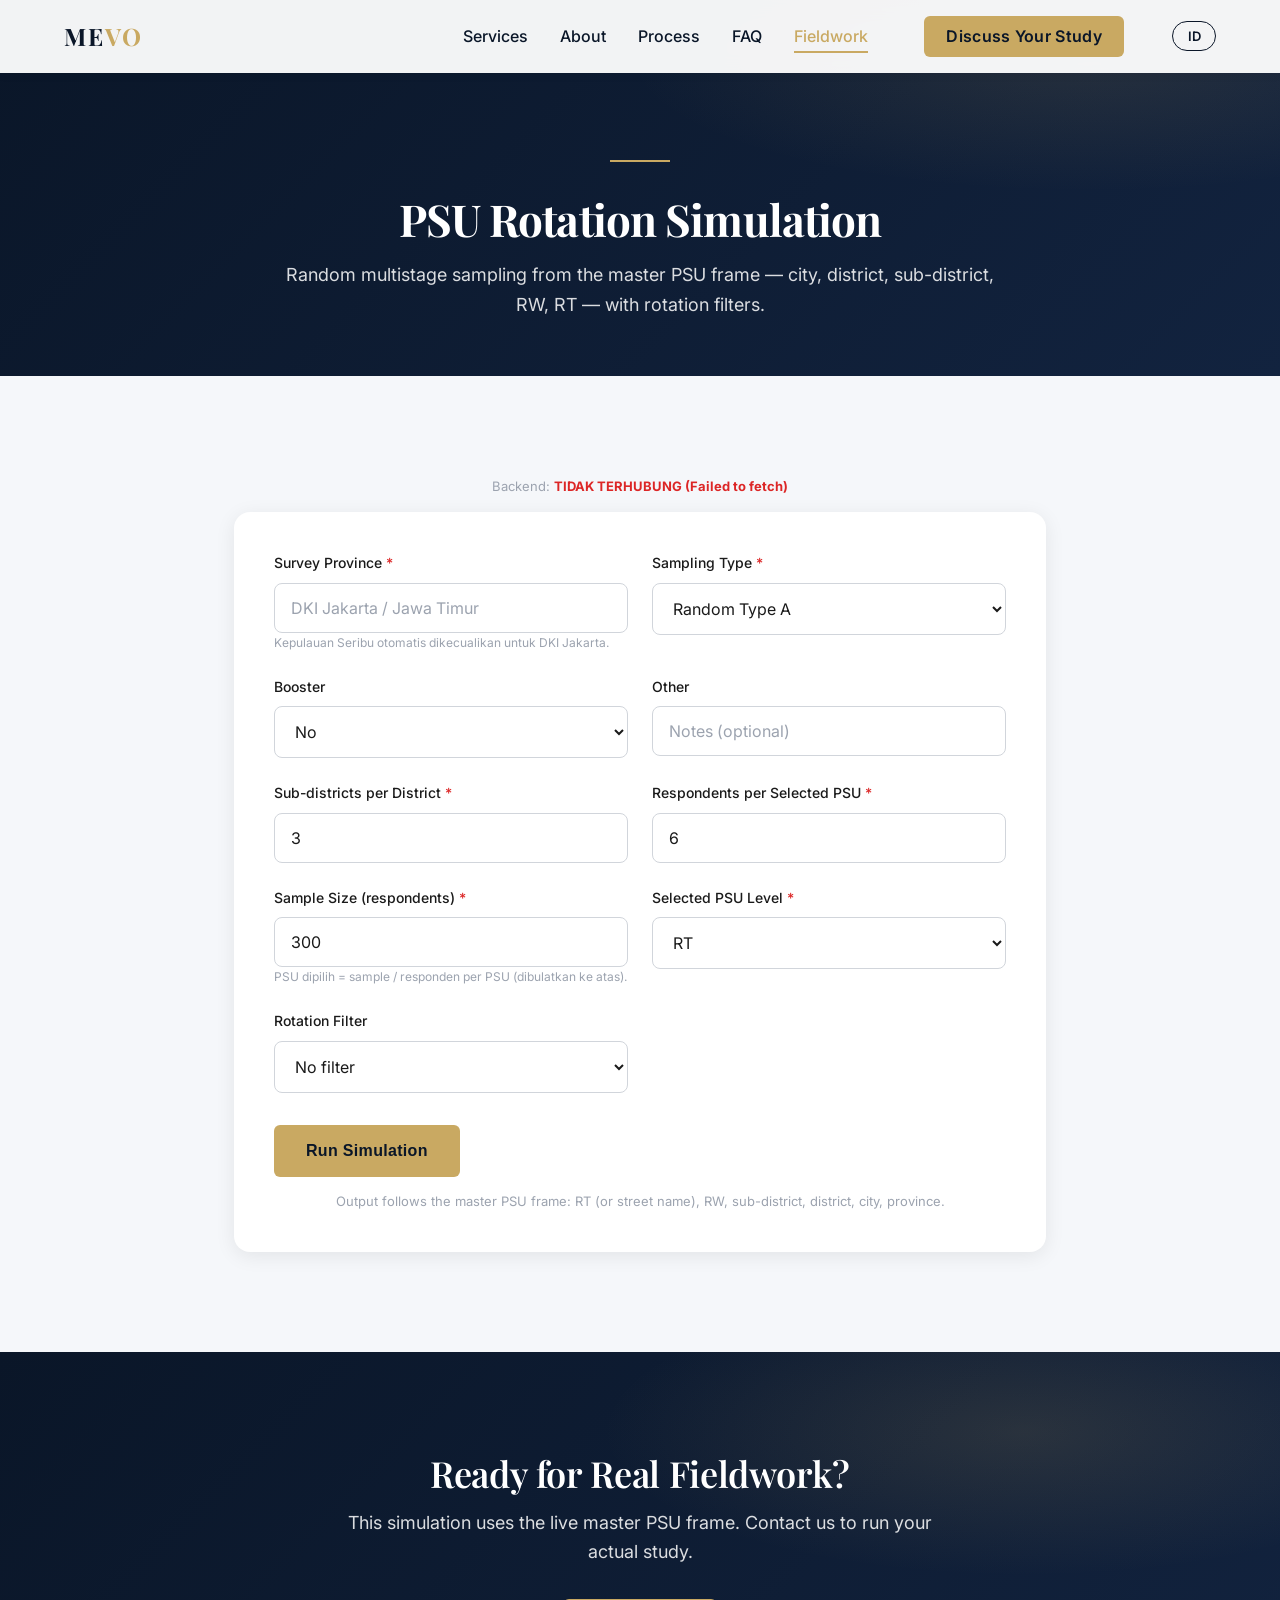
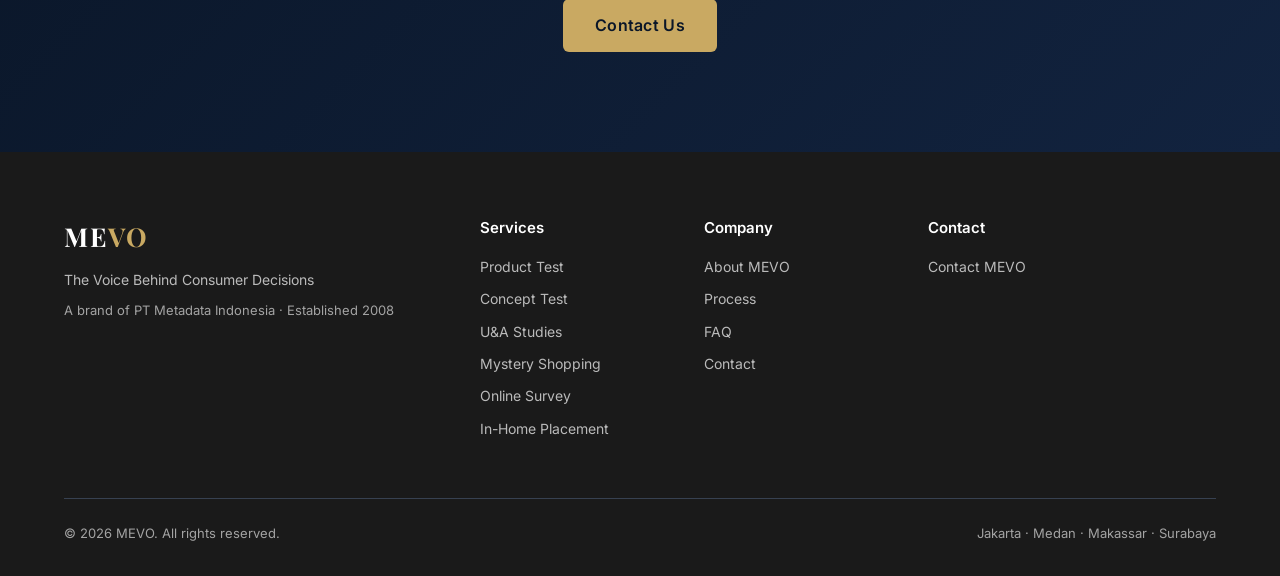
<file: simulasi.html>
<!DOCTYPE html>
<html lang="en">
<head>
<meta charset="UTF-8">
<meta name="viewport" content="width=device-width, initial-scale=1.0">
<link rel="preconnect" href="https://fonts.googleapis.com">
<link rel="preconnect" href="https://fonts.gstatic.com" crossorigin>
<link href="https://fonts.googleapis.com/css2?family=Playfair+Display:wght@400;600;700&family=Inter:wght@300;400;500;600&display=swap" rel="stylesheet">
<link rel="stylesheet" href="styles.css">
<title>Simulasi Rotasi PSU | MEVO</title>
<meta name="description" content="Simulasi rotasi PSU MEVO - random multistage sampling dari master PSU per provinsi.">
<style>
.sim-wrap{max-width:860px;margin:0 auto}
.sim-form-wrap{background:var(--white);border-radius:16px;padding:40px;box-shadow:0 4px 20px rgba(0,0,0,.08)}
.sim-echo{background:var(--navy);color:var(--white);border-radius:12px;padding:24px;margin-bottom:24px;font-size:14px;line-height:1.8}
.sim-echo strong{color:var(--gold)}
.sim-echo .se-label{display:inline-block;min-width:220px;color:rgba(255,255,255,.75)}
@media(max-width:767px){.sim-form-wrap{padding:24px 18px}.sim-echo .se-label{display:block;min-width:0}}
</style>
</head>
<body>
<header class="navbar" id="navbar">
  <div class="nav-container">
    <a href="index.html" class="nav-logo" aria-label="MEVO home">ME<span>VO</span></a>
    <nav class="nav-menu" aria-label="Main navigation">
      <a href="services.html" class="nav-link"><span data-en="Services" data-id="Layanan">Services</span></a>
      <a href="about.html" class="nav-link"><span data-en="About" data-id="Tentang">About</span></a>
      <a href="process.html" class="nav-link"><span data-en="Process" data-id="Proses">Process</span></a>
      <a href="faq.html" class="nav-link">FAQ</a>
      <a href="fieldwork.html" class="nav-link active">Fieldwork</a>
      <a href="contact.html" class="btn-primary nav-cta"><span data-en="Discuss Your Study" data-id="Diskusikan Studi Anda">Discuss Your Study</span></a>
      <button class="lang-switch" data-lang-toggle data-en="ID" data-id="EN" aria-label="Switch language">ID</button>
    </nav>
    <button class="nav-hamburger" id="hamburger" aria-label="Open menu" aria-expanded="false" aria-controls="mobileMenu"><span></span></button>
  </div>
</header>
<nav class="nav-mobile-menu" id="mobileMenu" aria-label="Mobile navigation">
  <a href="index.html" class="nav-mobile-link"><span data-en="Home" data-id="Beranda">Home</span></a>
  <a href="services.html" class="nav-mobile-link"><span data-en="Services" data-id="Layanan">Services</span></a>
  <a href="about.html" class="nav-mobile-link"><span data-en="About" data-id="Tentang">About</span></a>
  <a href="process.html" class="nav-mobile-link"><span data-en="Process" data-id="Proses">Process</span></a>
  <a href="faq.html" class="nav-mobile-link">FAQ</a>
  <a href="fieldwork.html" class="nav-mobile-link active">Fieldwork</a>
  <button class="nav-mobile-lang" data-lang-toggle data-en="Bahasa Indonesia" data-id="English">Bahasa Indonesia</button>
  <a href="contact.html" class="btn-primary" style="margin-top:12px"><span data-en="Discuss Your Study" data-id="Diskusikan Studi Anda">Discuss Your Study</span></a>
</nav>

<section class="page-hero" style="padding-bottom:56px">
  <div class="container page-hero-inner">
    <div class="divider-badge reveal"></div>
    <h1 class="reveal" style="transition-delay:.1s" data-en="PSU Rotation Simulation" data-id="Simulasi Rotasi PSU">PSU Rotation Simulation</h1>
    <p class="reveal" style="transition-delay:.2s" data-en="Random multistage sampling from the master PSU frame — city, district, sub-district, RW, RT — with rotation filters." data-id="Sampling acak multistage dari master PSU - kota, kecamatan, kelurahan, RW, RT - dengan filter rotasi.">Random multistage sampling from the master PSU frame — city, district, sub-district, RW, RT — with rotation filters.</p>
  </div>
</section>

<section class="section-soft">
  <div class="container sim-wrap">
    <p class="map-sub" style="text-align:center;margin-bottom:16px">Backend: <strong id="backendVer">memeriksa...</strong></p>
    <div class="sim-form-wrap reveal">
      <form id="simForm">
        <div class="form-grid">
          <div class="form-group">
            <label class="form-label" for="prov"><span data-en="Survey Province" data-id="Provinsi Survey">Survey Province</span> <span class="req">*</span></label>
            <input class="form-input" list="provList" id="prov" required placeholder="DKI Jakarta / Jawa Timur">
            <datalist id="provList"><option value="DKI Jakarta"><option value="Jawa Timur"></datalist>
            <span style="font-size:12px;color:var(--medium)">Kepulauan Seribu otomatis dikecualikan untuk DKI Jakarta.</span>
          </div>
          <div class="form-group">
            <label class="form-label" for="type"><span data-en="Sampling Type" data-id="Type Sampling">Sampling Type</span> <span class="req">*</span></label>
            <select class="form-select" id="type" required>
              <option value="A">Random Type A</option>
              <option value="B">Random Type B</option>
              <option value="KEL" data-en="Random Kelurahan" data-id="Random Kelurahan">Random Kelurahan</option>
            </select>
          </div>
          <div class="form-group">
            <label class="form-label" for="booster"><span data-en="Booster" data-id="Booster">Booster</span></label>
            <select class="form-select" id="booster">
              <option value="0" data-en="No" data-id="Tidak">No</option>
              <option value="1" data-en="Yes" data-id="Ya">Yes</option>
            </select>
          </div>
          <div class="form-group">
            <label class="form-label" for="lainnya"><span data-en="Other" data-id="Lainnya">Other</span></label>
            <input class="form-input" type="text" id="lainnya" data-en-ph="Notes (optional)" data-id-ph="Catatan (opsional)" placeholder="Notes (optional)">
          </div>
          <div class="form-group">
            <label class="form-label" for="kelPerKec"><span data-en="Sub-districts per District" data-id="Jumlah Kelurahan per Kecamatan">Sub-districts per District</span> <span class="req">*</span></label>
            <input class="form-input" type="number" id="kelPerKec" min="1" max="20" value="3" required>
          </div>
          <div class="form-group">
            <label class="form-label" for="respPerPSU"><span data-en="Respondents per Selected PSU" data-id="Jumlah Responden per PSU Terpilih">Respondents per Selected PSU</span> <span class="req">*</span></label>
            <input class="form-input" type="number" id="respPerPSU" min="1" max="50" value="6" required>
          </div>
          <div class="form-group">
            <label class="form-label" for="sample"><span data-en="Sample Size (respondents)" data-id="Jumlah Sample (responden)">Sample Size (respondents)</span> <span class="req">*</span></label>
            <input class="form-input" type="number" id="sample" min="1" value="300" required>
            <span style="font-size:12px;color:var(--medium)">PSU dipilih = sample / responden per PSU (dibulatkan ke atas).</span>
          </div>
          <div class="form-group">
            <label class="form-label" for="psuLevel"><span data-en="Selected PSU Level" data-id="PSU Terpilih">Selected PSU Level</span> <span class="req">*</span></label>
            <select class="form-select" id="psuLevel" required>
              <option value="RT">RT</option>
              <option value="RW">RW</option>
              <option value="KEL" data-en="Kelurahan" data-id="Kelurahan">Kelurahan</option>
            </select>
          </div>
          <div class="form-group">
            <label class="form-label" for="filter"><span data-en="Rotation Filter" data-id="Filter Rotasi">Rotation Filter</span></label>
            <select class="form-select" id="filter">
              <option value="NONE" data-en="No filter" data-id="Tanpa filter">No filter</option>
              <option value="3M_NI">3 bulan terakhir (Tanpa Industri)</option>
              <option value="6M_NI">6 bulan terakhir (Tanpa Industri)</option>
              <option value="3M_IND">3 bulan terakhir (Dengan Industri)</option>
              <option value="6M_IND">6 bulan terakhir (Dengan Industri)</option>
            </select>
          </div>
          <div class="form-group full hidden" id="industryGroup">
            <label class="form-label" for="industry"><span data-en="Industry" data-id="Industri">Industry</span> <span class="req">*</span></label>
            <select class="form-select" id="industry">
              <option>Peralatan Rumah Tangga</option>
              <option>Perawatan Rumah Tangga</option>
              <option>Perawatan Tubuh (Termasuk Rambut)</option>
              <option>F&amp;B</option>
              <option>Telco</option>
              <option>Kendaraan</option>
            </select>
          </div>
        </div>
        <div class="form-submit-wrap">
          <button type="submit" class="btn-primary" id="simBtn"><span data-en="Run Simulation" data-id="Jalankan Simulasi">Run Simulation</span></button>
          <p class="form-note" data-en="Output follows the master PSU frame: RT (or street name), RW, sub-district, district, city, province." data-id="Output mengikuti master PSU: RT (atau nama jalan), RW, kelurahan, kecamatan, kota, provinsi.">Output follows the master PSU frame: RT (or street name), RW, sub-district, district, city, province.</p>
        </div>
      </form>
    </div>

    <div id="simResult" class="hidden" style="margin-top:40px">
      <div class="sim-echo" id="simEcho"></div>
      <div class="attr-block">
        <h3 data-en="Simulation Output" data-id="Hasil Simulasi">Simulation Output</h3>
        <p class="map-sub" id="simSummary"></p>
        <div class="quota-table-wrap"><table class="quota-table">
          <thead><tr>
            <th data-en="Province" data-id="Provinsi">Province</th><th data-en="City" data-id="Kota">City</th>
            <th data-en="District" data-id="Kecamatan">District</th><th data-en="Sub-district" data-id="Kelurahan">Sub-district</th>
            <th>RW</th><th>RT / <span data-en="Street" data-id="Jalan">Street</span></th>
            <th data-en="Resp/PSU" data-id="Resp/PSU">Resp/PSU</th>
          </tr></thead>
          <tbody id="simBody"></tbody>
        </table></div>
        <p class="map-sub" style="margin-top:14px" data-en="Need the full list of selected PSU IDs? Contact us." data-id="Butuh daftar lengkap ID PSU terpilih? Hubungi kami.">Need the full list of selected PSU IDs? <a href="contact.html">Contact us</a>.</p>
      </div>
    </div>

    <div class="demo-note hidden" id="simError"></div>
  </div>
</section>

<section class="cta-band">
  <div class="container cta-inner reveal">
    <h2 data-en="Ready for Real Fieldwork?" data-id="Siap Kerja Lapangan Nyata?">Ready for Real Fieldwork?</h2>
    <p data-en="This simulation uses the live master PSU frame. Contact us to run your actual study." data-id="Simulasi ini memakai master PSU aktif. Hubungi kami untuk menjalankan studi Anda yang sesungguhnya.">This simulation uses the live master PSU frame. Contact us to run your actual study.</p>
    <a href="contact.html" class="btn-primary"><span data-en="Contact Us" data-id="Hubungi Kami">Contact Us</span></a>
  </div>
</section>

<footer>
  <div class="container">
    <div class="footer-grid">
      <div class="footer-brand">
        <div class="logo">ME<span>VO</span></div>
        <p class="footer-tagline" data-en="The Voice Behind Consumer Decisions" data-id="Suara di Balik Keputusan Konsumen">The Voice Behind Consumer Decisions</p>
        <p class="footer-parent" data-en="A brand of PT Metadata Indonesia · Established 2008" data-id="Merek dari PT Metadata Indonesia · Berdiri sejak 2008">A brand of PT Metadata Indonesia · Established 2008</p>
      </div>
      <div class="footer-col">
        <h4 data-en="Services" data-id="Layanan">Services</h4>
        <a href="services.html"><span data-en="Product Test" data-id="Uji Produk">Product Test</span></a>
        <a href="services.html"><span data-en="Concept Test" data-id="Uji Konsep">Concept Test</span></a>
        <a href="services.html"><span data-en="U&amp;A Studies" data-id="Studi U&amp;A">U&amp;A Studies</span></a>
        <a href="services.html"><span data-en="Mystery Shopping" data-id="Mystery Shopping">Mystery Shopping</span></a>
        <a href="services.html"><span data-en="Online Survey" data-id="Survei Online">Online Survey</span></a>
        <a href="services.html"><span data-en="In-Home Placement" data-id="Penempatan di Rumah">In-Home Placement</span></a>
      </div>
      <div class="footer-col">
        <h4 data-en="Company" data-id="Perusahaan">Company</h4>
        <a href="about.html"><span data-en="About MEVO" data-id="Tentang MEVO">About MEVO</span></a>
        <a href="process.html"><span data-en="Process" data-id="Proses">Process</span></a>
        <a href="faq.html">FAQ</a>
        <a href="contact.html"><span data-en="Contact" data-id="Kontak">Contact</span></a>
      </div>
      <div class="footer-col">
        <h4 data-en="Contact" data-id="Kontak">Contact</h4>
        <a href="contact.html"><span data-en="Contact MEVO" data-id="Kontak MEVO">Contact MEVO</span></a>
      </div>
    </div>
    <div class="footer-bottom">
      <span>&copy; 2026 MEVO. <span data-en="All rights reserved." data-id="Hak cipta dilindungi.">All rights reserved.</span></span>
      <span>Jakarta · Medan · Makassar · Surabaya</span>
    </div>
  </div>
</footer>
<script src="config.js"></script>
<script src="main.js"></script>
<script>

// Status backend saat halaman dibuka
fetch(API_URL + '?action=ping')
  .then(function (r) { return r.json(); })
  .then(function (d) {
    var el = document.getElementById('backendVer');
    if (el) el.textContent = d.ok ? ('online ' + (d.time || '')) : ('error: ' + (d.error || '-'));
  })
  .catch(function (e) {
    var el = document.getElementById('backendVer');
    if (el) { el.textContent = 'TIDAK TERHUBUNG (' + e.message + ')'; el.style.color = '#DC2626'; }
  });

var filterSel = document.getElementById('filter');
var industryGroup = document.getElementById('industryGroup');
filterSel.addEventListener('change', function () {
  industryGroup.classList.toggle('hidden', filterSel.value.indexOf('IND') < 0);
});

function simBtnLoading(on) {
  var btn = document.getElementById('simBtn');
  if (on) {
    btn.disabled = true;
    btn.dataset.orig = btn.innerHTML;
    var lang = document.documentElement.getAttribute('lang') === 'id';
    btn.innerHTML = '<span class="spinner"></span>' + (lang ? 'Memproses…' : 'Processing…');
  } else {
    btn.disabled = false;
    if (btn.dataset.orig) btn.innerHTML = btn.dataset.orig;
  }
}

document.getElementById('simForm').addEventListener('submit', function (e) {
  e.preventDefault();
  simBtnLoading(true);
  var params = 'action=simulate'
    + '&prov=' + encodeURIComponent(document.getElementById('prov').value.trim())
    + '&type=' + encodeURIComponent(document.getElementById('type').value)
    + '&booster=' + encodeURIComponent(document.getElementById('booster').value)
    + '&lainnya=' + encodeURIComponent(document.getElementById('lainnya').value.trim())
    + '&kelPerKec=' + encodeURIComponent(document.getElementById('kelPerKec').value)
    + '&respPerPSU=' + encodeURIComponent(document.getElementById('respPerPSU').value)
    + '&sample=' + encodeURIComponent(document.getElementById('sample').value)
    + '&psuLevel=' + encodeURIComponent(document.getElementById('psuLevel').value)
    + '&filter=' + encodeURIComponent(filterSel.value)
    + '&industry=' + encodeURIComponent(document.getElementById('industry').value);
  var errEl = document.getElementById('simError');
  errEl.classList.add('hidden');
  var fullUrl = API_URL + '?' + params;
  fetch(fullUrl)
    .then(function (res) {
      if (!res.ok) throw new Error('HTTP ' + res.status);
      return res.json();
    })
    .then(function (data) {
      simBtnLoading(false);
      if (!data.ok) {
        errEl.innerHTML = 'Backend menjawab: <strong>' + esc(String(data.error || 'ok=false')) + '</strong>';
        errEl.classList.remove('hidden');
        return;
      }
      errEl.classList.add('hidden');
      renderSim(data);
    })
    .catch(function (err) {
      simBtnLoading(false);
      console.warn('Fetch gagal:', fullUrl, err);
      errEl.innerHTML = 'Gagal menghubungi backend: <strong>' + esc(err.message) + '</strong><br>' +
        '<span style="font-size:12px">Klik untuk melihat jawaban mentah backend (buka di tab baru): ' +
        '<a href="' + fullUrl + '" target="_blank" rel="noopener" style="color:#92400E;text-decoration:underline;word-break:break-all">' + fullUrl + '</a></span>';
      errEl.classList.remove('hidden');
    });
});

function esc(s) { return String(s == null ? '' : s).replace(/[&<>"]/g, function (c) { return { '&': '&amp;', '<': '&lt;', '>': '&gt;', '"': '&quot;' }[c]; }); }

function renderSim(data) {
  var inp = data.input, sm = data.summary;
  var echo = '<strong>' + esc(inp.provinsi) + '</strong><br>'
    + '<span class="se-label">Type Sampling</span>: ' + esc(inp.type) + '<br>'
    + '<span class="se-label">Booster</span>: ' + esc(inp.booster) + '<br>'
    + '<span class="se-label">Lainnya</span>: ' + esc(inp.lainnya) + '<br>'
    + '<span class="se-label">Kelurahan per Kecamatan</span>: ' + esc(inp.kelPerKec) + '<br>'
    + '<span class="se-label">Responden per PSU</span>: ' + esc(inp.respPerPSU) + '<br>'
    + '<span class="se-label">Jumlah Sample</span>: ' + esc(inp.sample) + '<br>'
    + '<span class="se-label">PSU Terpilih</span>: ' + esc(inp.psuLevel) + '<br>'
    + '<span class="se-label">Filter Rotasi</span>: ' + esc(inp.filter) + (inp.filter.indexOf('IND') >= 0 ? ' (' + esc(inp.industry) + ')' : '') + '<br>'
    + '<span class="se-label">PSU ter-eksklusi (rotasi)</span>: ' + esc(sm.excludedPSU);
  document.getElementById('simEcho').innerHTML = echo;
  var sumText = 'PSU dibutuhkan: ' + (sm.psuNeeded || '-') + ' | terpilih: ' + sm.kelurahan
    + ' | kecamatan: ' + sm.kecamatan + ' | kota terpakai: ' + (sm.kotaUsed || 1)
    + ' | riwayat Panel_Raw: ' + sm.historyRows + ' baris';
  if (sm.shortfall > 0) sumText += ' | <strong style="color:#DC2626">KURANG ' + sm.shortfall + ' PSU dari frame (pertimbangkan tambah kecamatan/kota atau longgarkan filter)</strong>';
  document.getElementById('simSummary').innerHTML = sumText;
  document.getElementById('simBody').innerHTML = (data.rows || []).map(function (r) {
    var rtCell = (r.rt && r.rt !== '-') ? r.rt : (r.street ? esc(r.street) : '-');
    return '<tr><td class="cell-group">' + esc(r.prov) + '</td><td>' + esc(r.kab) + '</td><td>' + esc(r.kec) + '</td><td>' + esc(r.kel) + '</td><td>' + esc(r.rw) + '</td><td>' + rtCell + '</td><td>' + esc(r.resp) + '</td></tr>';
  }).join('') || '<tr><td colspan="7" style="text-align:center;color:var(--medium)">Tidak ada PSU eligible (semua ter-eksklusi filter)</td></tr>';
  document.getElementById('simResult').classList.remove('hidden');
  document.getElementById('simResult').scrollIntoView({ behavior: 'smooth' });
}
</script>
</body>
</html>
</file>
<file: styles.css>
/* MEVO — shared stylesheet */
:root{
  --navy:#0A1628; --charcoal:#1A1A1A; --white:#FFFFFF; --soft:#F5F7FA;
  --gold:#C9A962; --gold-dark:#B8964B; --bronze:#8B7355; --slate:#4A5568;
  --light:#E5E7EB; --medium:#9CA3AF; --dark:#6B7280; --green-bg:#D1FAE5; --green:#065F46; --red:#DC2626;
}
*{margin:0;padding:0;box-sizing:border-box}
html{scroll-behavior:smooth}
body{font-family:'Inter',-apple-system,BlinkMacSystemFont,'Segoe UI',Roboto,sans-serif;font-size:16px;line-height:1.6;color:var(--charcoal);background:var(--white)}
h1,h2,h3{font-family:'Playfair Display',Georgia,serif;color:var(--navy);font-weight:600}
h2{font-size:36px;line-height:1.2;letter-spacing:-0.01em;margin-bottom:16px}
.container{max-width:1200px;margin:0 auto;padding:0 24px}
section{padding:100px 0}
@media(max-width:1199px){section{padding:72px 0}}
@media(max-width:767px){section{padding:56px 0}h2{font-size:28px}}
*:focus-visible{outline:2px solid var(--navy);outline-offset:2px}

/* Buttons */
.btn-primary{display:inline-block;background:var(--gold);color:var(--navy);font-size:16px;font-weight:600;padding:16px 32px;border:none;border-radius:6px;cursor:pointer;text-decoration:none;line-height:1.3;letter-spacing:0.02em;transition:all .3s ease}
.btn-primary:hover{background:var(--gold-dark);transform:translateY(-2px);box-shadow:0 8px 20px rgba(201,169,98,.3)}
.btn-primary:active{transform:translateY(0)}
.btn-secondary{display:inline-block;background:transparent;color:var(--white);font-size:16px;font-weight:500;padding:14px 30px;border:1.5px solid var(--white);border-radius:6px;text-decoration:none;line-height:1.3;transition:all .3s ease}
.btn-secondary:hover{background:var(--white);color:var(--navy)}
@media(max-width:767px){.btn-primary{width:100%;padding:14px 24px;font-size:15px}}

/* Navigation */
.navbar{position:fixed;top:0;left:0;right:0;background:rgba(255,255,255,.95);backdrop-filter:blur(10px);box-shadow:0 2px 10px rgba(0,0,0,.05);z-index:1000;padding:16px 0}
.nav-container{max-width:1200px;margin:0 auto;padding:0 24px;display:flex;justify-content:space-between;align-items:center}
.nav-logo{font-family:'Playfair Display',serif;font-size:24px;font-weight:700;color:var(--navy);text-decoration:none;letter-spacing:0.08em}
.nav-logo span{color:var(--gold)}
.nav-menu{display:flex;gap:32px;align-items:center}
.nav-link{font-size:16px;font-weight:500;color:var(--navy);text-decoration:none;position:relative;transition:color .2s ease}
.nav-link:hover{color:var(--gold)}
.nav-link::after{content:'';position:absolute;bottom:-4px;left:0;width:0;height:2px;background:var(--gold);transition:width .3s ease}
.nav-link:hover::after,.nav-link.active::after{width:100%}
.nav-link.active{color:var(--gold)}
.nav-cta{margin-left:24px;padding:10px 22px}
.nav-hamburger{display:none;background:none;border:none;cursor:pointer;padding:8px;z-index:1002}
.nav-hamburger span{display:block;width:24px;height:2px;background:var(--navy);position:relative;transition:all .3s ease}
.nav-hamburger span::before,.nav-hamburger span::after{content:'';position:absolute;left:0;width:24px;height:2px;background:var(--navy);transition:all .3s ease}
.nav-hamburger span::before{top:-8px}.nav-hamburger span::after{top:8px}
.nav-hamburger.open span{background:transparent}
.nav-hamburger.open span::before{top:0;transform:rotate(45deg)}
.nav-hamburger.open span::after{top:0;transform:rotate(-45deg)}
.nav-mobile-menu{position:fixed;top:0;right:-100%;width:100%;height:100vh;background:var(--white);padding:96px 24px 24px;transition:right .3s ease;z-index:1001}
.nav-mobile-menu.active{right:0}
.nav-mobile-link{display:block;font-size:20px;font-weight:500;color:var(--navy);text-decoration:none;padding:16px 0;border-bottom:1px solid var(--soft)}
.nav-mobile-link.active{color:var(--gold)}
@media(max-width:767px){.nav-menu{display:none}.nav-hamburger{display:block}}

/* Hero (home) */
.hero{background:linear-gradient(135deg,#0A1628 0%,#12233F 100%);padding:200px 0 130px;color:var(--white);position:relative;overflow:hidden}
.hero::before{content:'';position:absolute;inset:0;background:radial-gradient(ellipse 60% 50% at 80% 20%,rgba(201,169,98,.12),transparent 60%),radial-gradient(ellipse 40% 40% at 10% 90%,rgba(74,85,104,.35),transparent 60%)}
.hero-content{position:relative;max-width:760px;margin:0 auto;text-align:center}
.hero h1{color:var(--white);font-size:52px;font-weight:700;line-height:1.15;letter-spacing:-0.02em;margin-bottom:24px}
.hero p{font-size:20px;font-weight:400;line-height:1.65;color:rgba(255,255,255,.9);max-width:680px;margin:0 auto 40px}
.divider-badge{display:inline-block;width:60px;height:2px;background:var(--gold);margin:0 auto 24px}
@media(max-width:767px){.hero{padding:140px 0 80px}.hero h1{font-size:34px}.hero p{font-size:17px;margin-bottom:32px}}

/* Page hero (interior pages) */
.page-hero{background:linear-gradient(135deg,#0A1628 0%,#12233F 100%);padding:160px 0 72px;color:var(--white);position:relative;overflow:hidden}
.page-hero::before{content:'';position:absolute;inset:0;background:radial-gradient(ellipse 60% 60% at 85% 15%,rgba(201,169,98,.12),transparent 60%)}
.page-hero-inner{position:relative;max-width:760px;margin:0 auto;text-align:center}
.page-hero h1{color:var(--white);font-size:44px;font-weight:700;line-height:1.15;letter-spacing:-0.02em;margin-bottom:16px}
.page-hero p{font-size:18px;color:rgba(255,255,255,.85);line-height:1.65}
@media(max-width:767px){.page-hero{padding:120px 0 56px}.page-hero h1{font-size:30px}.page-hero p{font-size:16px}}

/* Trust bar */
.trust-bar{background:var(--white);padding:44px 0;border-top:1px solid var(--light);border-bottom:1px solid var(--light)}
.trust-inner{display:flex;justify-content:center;align-items:center;flex-wrap:wrap;gap:16px 40px;text-align:center}
.trust-item{display:flex;align-items:center;gap:12px;font-size:15px;font-weight:500;color:var(--charcoal)}
.trust-item svg{width:22px;height:22px;color:var(--gold);flex-shrink:0}
.trust-dot{width:4px;height:4px;border-radius:50%;background:var(--gold);flex-shrink:0}
@media(max-width:767px){.trust-bar{padding:32px 0}.trust-dot{display:none}.trust-inner{flex-direction:column;gap:14px;font-size:14px}}

/* Section headers */
.section-head{text-align:center;max-width:720px;margin:0 auto 56px}
.section-head p{font-size:18px;color:var(--slate);line-height:1.65}
@media(max-width:767px){.section-head{margin-bottom:40px}.section-head p{font-size:16px}}

/* Cards */
.grid-services{display:grid;grid-template-columns:repeat(4,1fr);gap:24px}
.card{background:var(--white);padding:32px;border-radius:12px;box-shadow:0 4px 20px rgba(0,0,0,.08);transition:all .3s ease;border:1px solid var(--soft);height:100%;display:flex;flex-direction:column}
.card:hover{transform:translateY(-4px);box-shadow:0 12px 30px rgba(0,0,0,.12)}
.card-icon{width:40px;height:40px;color:var(--gold);margin-bottom:20px}
.card-title{font-size:19px;font-weight:600;color:var(--navy);margin-bottom:12px}
.card-desc{font-size:15px;line-height:1.6;color:var(--slate)}
@media(max-width:1199px){.grid-services{grid-template-columns:repeat(2,1fr)}}
@media(max-width:767px){.grid-services{grid-template-columns:1fr;gap:16px}.card{padding:24px}}

/* Dark sections */
.section-dark{background:linear-gradient(160deg,#0A1628 0%,#101E36 100%)}
.section-dark h2{color:var(--white)}
.section-dark .section-head p{color:rgba(255,255,255,.75)}
.grid-features{display:grid;grid-template-columns:repeat(5,1fr);gap:24px}
.feature-card{text-align:center;padding:24px;border-radius:12px;transition:background .3s ease}
.feature-card:hover{background:rgba(255,255,255,.04)}
.feature-icon{width:48px;height:48px;color:var(--gold);margin:0 auto 16px}
.feature-title{font-family:'Inter',sans-serif;font-size:18px;font-weight:600;color:var(--white);margin-bottom:8px}
.feature-desc{font-size:14px;line-height:1.65;color:rgba(255,255,255,.8)}
@media(max-width:1199px){.grid-features{grid-template-columns:repeat(2,1fr)}}
@media(max-width:767px){.grid-features{grid-template-columns:1fr;gap:16px}}

/* Soft sections */
.section-soft{background:var(--soft)}
.grid-cities{display:grid;grid-template-columns:repeat(4,1fr);gap:24px}
.city-card{background:var(--white);padding:36px 24px;border-radius:12px;box-shadow:0 4px 20px rgba(0,0,0,.06);text-align:center;border-top:3px solid var(--gold);transition:all .3s ease}
.city-card:hover{transform:translateY(-4px);box-shadow:0 12px 30px rgba(0,0,0,.1)}
.city-pin{width:36px;height:36px;color:var(--gold);margin:0 auto 16px}
.city-name{font-size:20px;font-weight:600;color:var(--navy);margin-bottom:8px}
.city-desc{font-size:14px;color:var(--slate);line-height:1.6}
@media(max-width:1199px){.grid-cities{grid-template-columns:repeat(2,1fr)}}
@media(max-width:767px){.grid-cities{grid-template-columns:1fr;gap:16px}}

/* Industries */
.grid-industries{display:grid;grid-template-columns:repeat(6,1fr);gap:24px}
.industry{display:flex;flex-direction:column;align-items:center;gap:14px;padding:28px 12px;border-radius:12px;transition:all .3s ease;cursor:default}
.industry svg{width:40px;height:40px;color:var(--navy);transition:color .3s ease}
.industry:hover{background:var(--soft)}
.industry:hover svg{color:var(--gold)}
.industry span{font-size:14px;font-weight:500;color:var(--charcoal);text-align:center}
@media(max-width:1199px){.grid-industries{grid-template-columns:repeat(3,1fr)}}
@media(max-width:767px){.grid-industries{grid-template-columns:repeat(2,1fr);gap:12px}}

/* Process */
.process-wrap{max-width:1000px;margin:0 auto}
.process-steps{display:grid;grid-template-columns:repeat(4,1fr);gap:24px}
.process-step{text-align:center;padding:0 12px;position:relative}
.step-circle{width:48px;height:48px;border-radius:50%;background:var(--gold);color:var(--navy);font-weight:600;font-size:18px;display:flex;align-items:center;justify-content:center;margin:0 auto 20px;font-family:'Playfair Display',serif}
.process-step:not(:last-child)::after{content:'';position:absolute;top:24px;left:calc(50% + 30px);width:calc(100% - 60px);height:2px;background:var(--light)}
.step-title{font-size:18px;font-weight:600;color:var(--navy);margin-bottom:8px}
.step-desc{font-size:15px;color:var(--slate);line-height:1.6}
@media(max-width:1199px){.process-steps{grid-template-columns:repeat(2,1fr);gap:40px}.process-step::after{display:none}}
@media(max-width:767px){.process-steps{grid-template-columns:1fr;gap:36px}}

/* Quality control */
.grid-qc{display:grid;grid-template-columns:repeat(3,1fr);gap:24px}
.qc-card{background:var(--white);padding:32px;border-radius:12px;box-shadow:0 4px 20px rgba(0,0,0,.06)}
.qc-label{display:inline-block;font-size:13px;font-weight:600;letter-spacing:.06em;text-transform:uppercase;color:var(--bronze);margin-bottom:16px}
.qc-card ul{list-style:none}
.qc-card li{position:relative;padding-left:28px;font-size:15px;color:var(--charcoal);margin-bottom:14px;line-height:1.6}
.qc-card li::before{content:'';position:absolute;left:0;top:7px;width:16px;height:16px;background:var(--gold);mask:url("data:image/svg+xml,%3Csvg xmlns='http://www.w3.org/2000/svg' viewBox='0 0 24 24' fill='none' stroke='white' stroke-width='3'%3E%3Cpath d='M5 13l4 4L19 7'/%3E%3C/svg%3E") center/contain no-repeat}
@media(max-width:1199px){.grid-qc{grid-template-columns:1fr}}

/* Brand story */
.story-grid{display:grid;grid-template-columns:1fr 1fr;gap:64px;align-items:center}
.story p{font-size:17px;line-height:1.75;color:var(--slate);margin-bottom:20px}
.story-visual{border-radius:12px;overflow:hidden;box-shadow:0 12px 40px rgba(0,0,0,.12);aspect-ratio:4/3;background:linear-gradient(135deg,var(--navy),#1E3A5F);display:flex;align-items:center;justify-content:center;position:relative}
.story-visual::before{content:'';position:absolute;inset:0;background:radial-gradient(ellipse at 70% 30%,rgba(201,169,98,.25),transparent 60%)}
.story-visual svg{width:120px;height:120px;color:var(--gold);opacity:.9;position:relative}
@media(max-width:1199px){.story-grid{grid-template-columns:1fr;gap:40px}}

/* FAQ */
.faq-wrap{max-width:800px;margin:0 auto}
.faq-item{border-bottom:1px solid var(--light)}
.faq-q{width:100%;background:none;border:none;cursor:pointer;display:flex;justify-content:space-between;align-items:center;gap:16px;padding:20px 4px;text-align:left;font-family:'Inter',sans-serif;font-size:18px;font-weight:600;color:var(--navy);transition:color .2s}
.faq-q:hover{color:var(--gold)}
.faq-q .chev{width:20px;height:20px;color:var(--gold);flex-shrink:0;transition:transform .3s ease}
.faq-item.open .chev{transform:rotate(180deg)}
.faq-a{max-height:0;overflow:hidden;transition:max-height .3s ease}
.faq-a p{padding:0 4px 20px;font-size:16px;color:var(--charcoal);line-height:1.7}

/* CTA band */
.cta-band{background:linear-gradient(135deg,#0A1628 0%,#12233F 100%);position:relative;overflow:hidden}
.cta-band::before{content:'';position:absolute;inset:0;background:radial-gradient(ellipse 55% 60% at 80% 20%,rgba(201,169,98,.14),transparent 60%)}
.cta-inner{position:relative;text-align:center;max-width:680px;margin:0 auto}
.cta-inner h2{color:var(--white);margin-bottom:14px}
.cta-inner p{color:rgba(255,255,255,.85);font-size:18px;margin-bottom:32px}

/* Contact */
.contact-section{background:linear-gradient(160deg,#0A1628 0%,#12233F 100%)}
.contact-section .section-head p{color:rgba(255,255,255,.8)}
.contact-form-wrap{max-width:820px;margin:0 auto;background:var(--white);border-radius:16px;padding:48px;box-shadow:0 20px 60px rgba(0,0,0,.25)}
.form-grid{display:grid;grid-template-columns:1fr 1fr;gap:24px}
.form-group{margin-bottom:0;display:flex;flex-direction:column}
.form-group.full{grid-column:1/-1}
.form-label{display:block;font-size:14px;font-weight:500;color:var(--charcoal);margin-bottom:8px}
.form-label .req{color:var(--red)}
.form-input,.form-textarea,.form-select{width:100%;padding:14px 16px;font-family:'Inter',sans-serif;font-size:16px;color:var(--charcoal);background:var(--white);border:1px solid #D1D5DB;border-radius:8px;transition:all .2s ease}
.form-input:focus,.form-textarea:focus,.form-select:focus{outline:none;border-color:var(--gold);box-shadow:0 0 0 3px rgba(201,169,98,.1)}
.form-input::placeholder,.form-textarea::placeholder{color:var(--medium)}
.form-textarea{min-height:120px;resize:vertical}
.form-error{color:var(--red);font-size:13px;margin-top:6px;display:none}
.form-group.invalid .form-error{display:block}
.form-group.invalid .form-input,.form-group.invalid .form-select,.form-group.invalid .form-textarea{border-color:var(--red)}
.form-submit-wrap{margin-top:32px}
.form-note{font-size:13px;color:var(--medium);text-align:center;margin-top:14px}
.form-success{background:var(--green-bg);color:var(--green);padding:24px;border-radius:8px;font-size:15px;line-height:1.6}
.hidden{display:none}
@media(max-width:767px){.contact-form-wrap{padding:28px 20px}.form-grid{grid-template-columns:1fr}}

/* Contact info cards */
.grid-contact-info{display:grid;grid-template-columns:repeat(3,1fr);gap:24px;max-width:900px;margin:0 auto 56px}
.contact-info-card{background:rgba(255,255,255,.06);border:1px solid rgba(255,255,255,.1);border-radius:12px;padding:28px;text-align:center}
.contact-info-card svg{width:28px;height:28px;color:var(--gold);margin:0 auto 12px}
.contact-info-card h3{font-family:'Inter',sans-serif;color:var(--white);font-size:16px;font-weight:600;margin-bottom:6px}
.contact-info-card p{font-size:14px;color:rgba(255,255,255,.75)}
.contact-info-card a{color:var(--gold);text-decoration:none}
.contact-info-card a:hover{text-decoration:underline}
@media(max-width:767px){.grid-contact-info{grid-template-columns:1fr;margin-bottom:40px}}

/* Footer */
footer{background:var(--charcoal);color:var(--white);padding:64px 0 32px}
.footer-grid{display:grid;grid-template-columns:2fr 1fr 1fr 1.5fr;gap:32px;margin-bottom:48px}
.footer-brand .logo{font-family:'Playfair Display',serif;font-size:26px;font-weight:700;color:var(--white);letter-spacing:.08em}
.footer-brand .logo span{color:var(--gold)}
.footer-tagline{font-size:14px;color:rgba(255,255,255,.7);margin-top:12px}
.footer-parent{font-size:13px;color:rgba(255,255,255,.6);margin-top:8px}
.footer-col h4{font-family:'Inter',sans-serif;font-size:15px;font-weight:600;color:var(--white);margin-bottom:16px}
.footer-col a{display:block;font-size:14px;color:rgba(255,255,255,.7);text-decoration:none;margin-bottom:10px;transition:color .2s}
.footer-col a:hover{color:var(--white)}
.footer-bottom{border-top:1px solid #374151;padding-top:24px;display:flex;justify-content:space-between;flex-wrap:wrap;gap:12px;font-size:13px;color:rgba(255,255,255,.6)}
@media(max-width:1199px){.footer-grid{grid-template-columns:1fr 1fr}}
@media(max-width:767px){.footer-grid{grid-template-columns:1fr}.footer-bottom{flex-direction:column}}

/* Animations */
.reveal{opacity:0;transform:translateY(30px);transition:opacity .8s ease,transform .8s ease}
.reveal.visible{opacity:1;transform:translateY(0)}
@media(prefers-reduced-motion:reduce){.reveal{opacity:1;transform:none;transition:none}}

/* ===== Client Dashboard (Quota Management) ===== */
.study-meta{display:flex;gap:28px;flex-wrap:wrap;justify-content:center;align-items:center;margin-bottom:8px;font-size:14px;color:rgba(255,255,255,.85)}
.study-meta strong{color:var(--white)}
.filter-tabs{display:flex;gap:8px;flex-wrap:wrap;justify-content:center;margin:0 auto 36px}
.filter-tab{padding:8px 20px;border:1px solid var(--light);border-radius:20px;background:var(--white);font-family:'Inter',sans-serif;font-size:14px;font-weight:500;color:var(--charcoal);cursor:pointer;transition:all .2s ease}
.filter-tab:hover{border-color:var(--gold);color:var(--gold)}
.filter-tab.active{background:var(--navy);color:var(--white);border-color:var(--navy)}
.summary-cards{display:grid;grid-template-columns:repeat(4,1fr);gap:20px;margin-bottom:40px}
.summary-card{background:var(--white);border-radius:12px;padding:24px;box-shadow:0 4px 20px rgba(0,0,0,.06);border-top:3px solid var(--gold)}
.summary-label{font-size:13px;font-weight:600;letter-spacing:.05em;text-transform:uppercase;color:var(--bronze);margin-bottom:8px}
.summary-value{font-family:'Playfair Display',serif;font-size:32px;font-weight:700;color:var(--navy);line-height:1.1}
.summary-sub{font-size:13px;color:var(--medium);margin-top:6px}
.quota-table-wrap{background:var(--white);border-radius:12px;box-shadow:0 4px 20px rgba(0,0,0,.06);overflow-x:auto}
table.quota-table{width:100%;border-collapse:collapse;min-width:760px}
.quota-table th{background:var(--navy);color:var(--white);font-family:'Inter',sans-serif;font-size:13px;font-weight:600;letter-spacing:.04em;text-align:left;padding:14px 18px}
.quota-table td{padding:14px 18px;font-size:14px;border-bottom:1px solid var(--soft);color:var(--charcoal);white-space:nowrap}
.quota-table tbody tr:hover{background:var(--soft)}
.quota-table tr:last-child td{border-bottom:none}
.cell-group{font-weight:600;color:var(--navy)}
.progress-track{width:130px;height:8px;background:var(--soft);border-radius:4px;overflow:hidden;display:inline-block;vertical-align:middle}
.progress-fill{height:100%;background:var(--gold);border-radius:4px}
.progress-fill.complete{background:#16A34A}
.progress-fill.risk{background:#DC2626}
.status-badge{display:inline-block;padding:4px 12px;border-radius:12px;font-size:12px;font-weight:600}
.status-badge.complete{background:#D1FAE5;color:#065F46}
.status-badge.ontrack{background:#FEF3C7;color:#92400E}
.status-badge.risk{background:#FEE2E2;color:#991B1B}
.demo-note{max-width:860px;margin:40px auto 0;background:#FEF3C7;color:#92400E;border-radius:8px;padding:16px 20px;font-size:14px;line-height:1.6}
@media(max-width:767px){.summary-cards{grid-template-columns:1fr 1fr;gap:14px}.summary-value{font-size:26px}}

/* Dashboard v3 — tabel per atribut & produk */
.attr-block{margin-bottom:40px}
.attr-block h3{font-family:'Inter',sans-serif;font-size:17px;font-weight:600;color:var(--navy);margin-bottom:4px}
.attr-ref{font-size:13px;color:var(--medium);margin-bottom:16px;letter-spacing:.02em}
.products-wrap{background:var(--white);border-radius:12px;box-shadow:0 4px 20px rgba(0,0,0,.06);padding:32px}
.products-wrap h3{font-family:'Inter',sans-serif;font-size:17px;font-weight:600;color:var(--navy);margin-bottom:4px}
.product-chips{display:flex;flex-wrap:wrap;gap:12px;margin-top:20px}
.product-chip{background:var(--soft);border:1px solid var(--light);border-radius:8px;padding:12px 20px;text-align:center}
.product-chip .pc-seq{display:block;font-size:11px;font-weight:600;letter-spacing:.05em;color:var(--medium);text-transform:uppercase;margin-bottom:4px}
.product-chip .pc-code{font-family:'Playfair Display',serif;font-size:20px;font-weight:700;color:var(--navy)}

/* Fieldwork — peta & legenda */
.map-block{margin-bottom:48px}
.map-block h3{font-family:'Inter',sans-serif;font-size:17px;font-weight:600;color:var(--navy);margin-bottom:4px}
.map-sub{font-size:13px;color:var(--medium);margin-bottom:14px}
.leaflet-container{border-radius:12px;box-shadow:0 4px 20px rgba(0,0,0,.08);z-index:1}
.map-legend{display:flex;gap:20px;margin-top:12px;font-size:13px;color:var(--slate)}
.legend-dot{display:inline-block;width:12px;height:12px;border-radius:50%;margin-right:6px;vertical-align:-1px}
.legend-done{background:#16A34A}
.legend-progress{background:#C9A962}
@media(max-width:767px){.leaflet-container{height:340px !important}}

/* Fieldwork — catatan QC (ID PSU tidak cocok) */
.qc-note{max-width:860px;margin:0 auto 32px;background:#FEE2E2;color:#991B1B;border-radius:8px;padding:16px 20px;font-size:14px;line-height:1.6}
.qc-note code{background:rgba(255,255,255,.6);padding:1px 6px;border-radius:4px}
.map-legend{flex-wrap:wrap;row-gap:8px}

/* Language switcher */
.lang-switch{background:transparent;border:1.5px solid var(--navy);color:var(--navy);font-family:'Inter',sans-serif;font-size:13px;font-weight:600;padding:6px 12px;border-radius:20px;cursor:pointer;transition:all .2s ease;margin-left:16px;min-width:44px}
.lang-switch:hover{background:var(--navy);color:var(--white)}
.nav-mobile-lang{display:block;margin-top:20px;background:none;border:none;font-family:'Inter',sans-serif;font-size:16px;font-weight:600;color:var(--gold);cursor:pointer;padding:12px 0;text-align:left}

/* Spinner proses (simulasi) */
.spinner{display:inline-block;width:16px;height:16px;border:2px solid rgba(255,255,255,.4);border-top-color:#0A1628;border-radius:50%;animation:spinRotate .7s linear infinite;vertical-align:-3px;margin-right:8px}
@keyframes spinRotate{to{transform:rotate(360deg)}}

/* Working areas: grup expandable per provinsi */
.pg-head{width:100%;background:var(--white);border:1px solid var(--soft);border-radius:12px;padding:16px 20px;cursor:pointer;display:flex;justify-content:space-between;align-items:center;font-family:'Inter',sans-serif;font-weight:600;font-size:15px;color:var(--navy);margin-bottom:10px;box-shadow:0 4px 20px rgba(0,0,0,.05);transition:box-shadow .2s}
.pg-head:hover{box-shadow:0 8px 24px rgba(0,0,0,.1)}
.pg-head .pg-count{font-weight:400;font-size:13px;color:var(--medium)}
.pg-head .chev{width:18px;height:18px;color:var(--gold);transition:transform .3s ease;flex-shrink:0;margin-left:12px}
.pg-group.open .pg-head .chev{transform:rotate(180deg)}
.pg-body{display:none;margin:0 0 24px}
.pg-group.open .pg-body{display:block}
</file>
